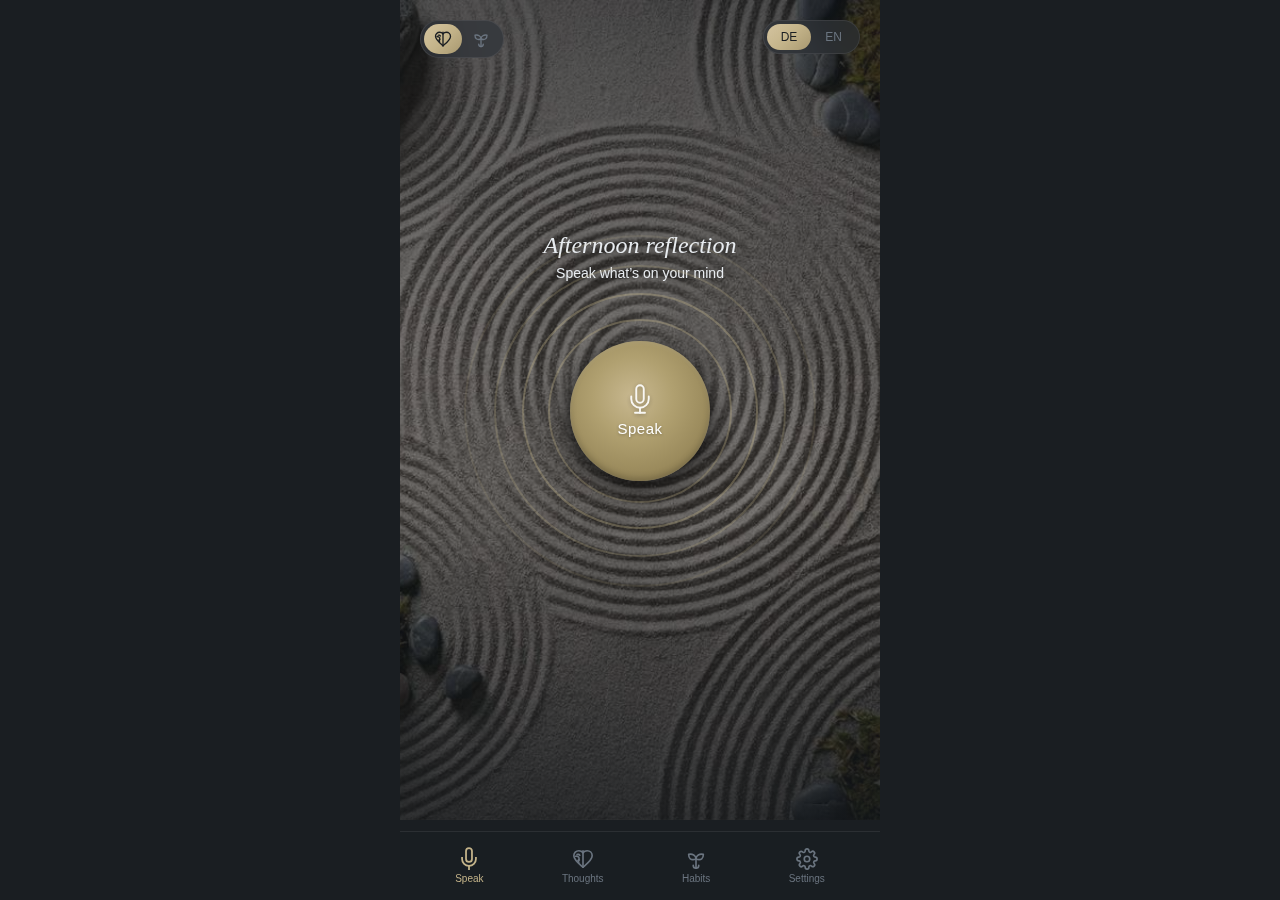
<file: index.html>
<!DOCTYPE html>
<html lang="en">
<head>
    <meta charset="UTF-8">
    <meta name="viewport" content="width=device-width, initial-scale=1.0, maximum-scale=1.0, user-scalable=no">
    <meta name="theme-color" content="#1a1e22">
    <meta name="apple-mobile-web-app-capable" content="yes">
    <link rel="manifest" href="manifest.json">
    <title>Speak</title>
    <link rel="preconnect" href="https://fonts.googleapis.com">
    <link rel="preconnect" href="https://fonts.gstatic.com" crossorigin>
    <link href="https://fonts.googleapis.com/css2?family=DM+Sans:opsz,wght@9..40,300;9..40,400;9..40,500;9..40,600&family=Spectral:ital,wght@0,300;0,400;0,500;1,300;1,400&display=swap" rel="stylesheet">
    <style>
:root{
    --bg-deep:#1a1e22;
    --bg-sand:#2a2f35;
    --bg-card:#262c33;
    --bg-card-hover:#2e353d;
    --bg-elevated:#333a42;
    --accent-primary:#5b9ec4;
    --accent-primary-soft:rgba(91,158,196,.15);
    --accent-primary-glow:rgba(91,158,196,.25);
    --accent-warm:#c4956b;
    --accent-warm-soft:rgba(196,149,107,.15);
    --accent-moss:#6a8a5a;
    --accent-moss-soft:rgba(106,138,90,.15);
    --tag-emotion:#7eb8da;
    --tag-emotion-bg:rgba(126,184,218,.12);
    --tag-poem:#b8a9cc;
    --tag-poem-bg:rgba(184,169,204,.12);
    --tag-task:#8ab88a;
    --tag-task-bg:rgba(138,184,138,.12);
    --tag-untagged:#788088;
    --tag-untagged-bg:rgba(120,128,136,.1);
    --mood-1:#c47a7a;
    --mood-2:#c4a07a;
    --mood-3:#b8b080;
    --mood-4:#8ab88a;
    --mood-5:#6aaa8a;
    --text-primary:#e8ecf0;
    --text-secondary:#9aa4b0;
    --text-muted:#6b7580;
    --border-subtle:rgba(255,255,255,.06);
    --glass-bg:rgba(26,30,34,.65);
    --glass-bg-light:rgba(42,47,53,.6);
    --glass-border:rgba(255,255,255,.08);
    --glass-blur:blur(24px) saturate(1.2);
    --radius-sm:10px;
    --radius-md:16px;
    --radius-lg:24px;
    --radius-full:999px;
    --font-display:'Spectral',Georgia,serif;
    --font-body:'DM Sans',-apple-system,sans-serif;
    --safe-bottom:env(safe-area-inset-bottom,0px)
}
*{margin:0;padding:0;box-sizing:border-box;-webkit-tap-highlight-color:transparent}
body{font-family:var(--font-body);background:var(--bg-deep);color:var(--text-primary);min-height:100dvh;overflow-x:hidden;overflow-y:auto;-webkit-font-smoothing:antialiased}
.app{display:flex;flex-direction:column;min-height:100dvh;max-width:480px;margin:0 auto;position:relative}
.screen{display:none;flex:1;flex-direction:column;padding-bottom:80px;animation:fadeIn .3s ease}.screen.active{display:flex}

@keyframes toastIn{from{opacity:0;transform:translateY(20px)}to{opacity:1;transform:translateY(0)}}
@keyframes toastOut{from{opacity:1;transform:translateY(0)}to{opacity:0;transform:translateY(20px)}}
@keyframes toastBar{from{width:100%}to{width:0%}}
@keyframes fadeIn{from{opacity:0;transform:translateY(8px)}to{opacity:1;transform:translateY(0)}}
@keyframes softAppear{from{opacity:0;transform:translateY(6px)}to{opacity:1;transform:translateY(0)}}
@keyframes spin{to{transform:rotate(360deg)}}
@keyframes particleFly{0%{opacity:1;transform:translate(0,0) scale(1)}100%{opacity:0;transform:translate(var(--tx),var(--ty)) scale(0)}}



textarea#write-textarea{resize:vertical}
textarea#write-textarea::-webkit-resizer{display:none}
.write-textarea-wrap{position:relative}
.write-textarea-wrap::after{content:'';position:absolute;bottom:6px;right:6px;width:14px;height:14px;background:linear-gradient(135deg,transparent 50%,rgba(196,180,138,.4) 50%,rgba(196,180,138,.4) 55%,transparent 55%,transparent 65%,rgba(196,180,138,.3) 65%,rgba(196,180,138,.3) 70%,transparent 70%,transparent 80%,rgba(196,180,138,.2) 80%,rgba(196,180,138,.2) 85%,transparent 85%);pointer-events:none}
.speak-btn.write-mode{
    background:radial-gradient(circle at 45% 40%,#e8c090 0%,#d4a870 35%,#c49058 70%,#a87840 100%);
    box-shadow:0 2px 4px rgba(255,255,255,.1) inset,0 -3px 6px rgba(0,0,0,.2) inset,0 8px 24px rgba(0,0,0,.5),0 2px 8px rgba(0,0,0,.3),0 0 30px rgba(212,168,112,.25);
    transition:all .4s ease}
.speak-btn.write-mode .speak-btn-label{font-size:14px}
.long-press-progress{position:absolute;inset:-4px;border-radius:50%;border:3px solid transparent;border-top-color:var(--accent-warm);pointer-events:none;opacity:0;z-index:3}
.long-press-progress.active{opacity:1;animation:longPressRing .8s linear forwards}
@keyframes longPressRing{0%{transform:rotate(0deg)}100%{transform:rotate(360deg)}}
/* ---- TAB BAR (glassmorphism) ---- */
.tab-bar{position:fixed;bottom:0;left:50%;transform:translateX(-50%);width:100%;max-width:480px;display:flex;justify-content:space-around;align-items:center;padding:8px 16px calc(8px + var(--safe-bottom));background:var(--glass-bg);backdrop-filter:var(--glass-blur);-webkit-backdrop-filter:var(--glass-blur);border-top:1px solid var(--glass-border);z-index:100}
.tab-item{display:flex;flex-direction:column;align-items:center;gap:3px;padding:8px 16px;border:none;background:none;color:var(--text-muted);font-family:var(--font-body);font-size:10px;font-weight:500;cursor:pointer;transition:color .25s ease}
.tab-item:active{transform:scale(.92)}.tab-item.active{color:#c4b48a}.tab-item.disabled{opacity:.35;pointer-events:none}
.tab-item svg{width:22px;height:22px}.tab-item.active svg{transform:scale(1.08)}

/* ---- SPEAK SCREEN (zen garden bg) ---- */
.speak-screen{display:flex;flex-direction:column;align-items:center;justify-content:center;flex:1;padding:40px 24px 100px;position:relative;overflow:hidden;min-height:0;background:url('[data-uri]') center 30%/cover no-repeat;background-color:var(--bg-deep);height:100dvh;max-height:100dvh;box-sizing:border-box}
.speak-screen::after{content:'';position:absolute;inset:0;background:linear-gradient(to bottom,rgba(20,24,28,.7) 0%,rgba(20,24,28,.55) 35%,rgba(20,24,28,.5) 60%,rgba(20,24,28,.8) 100%);pointer-events:none}
.speak-greeting{font-family:var(--font-display);font-size:24px;font-weight:400;font-style:italic;color:var(--text-primary);margin-bottom:6px;opacity:0;animation:softAppear .8s ease .2s forwards;position:relative;z-index:2;text-shadow:0 2px 12px rgba(0,0,0,.5)}
.speak-subtitle{font-size:14px;color:var(--text-primary);margin-bottom:60px;opacity:0;animation:softAppear .8s ease .4s forwards;position:relative;z-index:2;text-shadow:0 1px 8px rgba(0,0,0,.5)}

/* Language toggle (glassmorphism) */
.lang-toggle{position:absolute;top:20px;right:20px;display:flex;background:var(--glass-bg-light);backdrop-filter:blur(16px) saturate(1.1);-webkit-backdrop-filter:blur(16px) saturate(1.1);border-radius:var(--radius-full);padding:3px;border:1px solid var(--glass-border);z-index:10}
.lang-btn{padding:6px 14px;border:none;background:none;color:var(--text-muted);font-family:var(--font-body);font-size:12px;font-weight:500;cursor:pointer;border-radius:var(--radius-full);transition:all .25s ease}

.speak-btn-container.habit-mode .sand-ripple{border-color:rgba(90,140,85,.3) !important;}
.mode-toggle-btn{background:none;color:var(--text-muted);}
.mode-toggle-btn.active{background:linear-gradient(135deg,#d4c4a0 0%,#c4b48a 50%,#a89870 100%);color:var(--bg-deep);}
.lang-btn.active{background:linear-gradient(135deg,#d4c4a0 0%,#c4b48a 50%,#a89870 100%);color:var(--bg-deep)}

/* ---- SPEAK BUTTON: stone in sand ---- */
.speak-btn-container{position:relative;z-index:2;opacity:0;animation:softAppear .8s ease .6s forwards}

/* Sand ripple rings */
.sand-ripple{position:absolute;border-radius:50%;border:2px solid rgba(196,180,138,.35);pointer-events:none}
.sand-ripple:nth-child(1){inset:-22px;animation:breatheRing 4s ease-in-out infinite}
.sand-ripple:nth-child(2){inset:-48px;animation:breatheRing 4s ease-in-out infinite .6s}
.sand-ripple:nth-child(3){inset:-76px;opacity:.7;animation:breatheRing 4s ease-in-out infinite 1.2s}
.sand-ripple:nth-child(4){inset:-106px;opacity:.4;animation:breatheRing 4s ease-in-out infinite 1.8s}
@keyframes breatheRing{0%,100%{transform:scale(1);opacity:1;border-color:rgba(196,180,138,.35)}50%{transform:scale(1.05);opacity:.5;border-color:rgba(196,180,138,.15)}}

.speak-btn{width:140px;height:140px;border-radius:50%;border:none;cursor:pointer;position:relative;z-index:2;display:flex;flex-direction:column;align-items:center;justify-content:center;gap:6px;
    /* Stone effect */
    background:radial-gradient(circle at 45% 40%,#c8b890 0%,#b0a070 35%,#98885a 70%,#847448 100%);
    box-shadow:
        0 2px 4px rgba(255,255,255,.1) inset,
        0 -3px 6px rgba(0,0,0,.2) inset,
        0 8px 24px rgba(0,0,0,.5),
        0 2px 8px rgba(0,0,0,.3),
        0 20px 40px rgba(0,0,0,.25);
    color:#fff;transition:transform .2s ease,box-shadow .2s ease}
.speak-btn:active{transform:scale(.96)}
.speak-btn svg{width:30px;height:30px;opacity:.9;filter:drop-shadow(0 1px 2px rgba(0,0,0,.3))}
.speak-btn-label{font-size:15px;font-weight:500;font-family:var(--font-body);letter-spacing:.5px;text-shadow:0 1px 3px rgba(0,0,0,.3)}
.speak-btn.recording{
    background:radial-gradient(circle at 45% 40%,#e8c090 0%,#d4a870 35%,#c49058 70%,#a87840 100%);
    box-shadow:0 2px 4px rgba(255,255,255,.1) inset,0 -3px 6px rgba(0,0,0,.2) inset,0 8px 24px rgba(0,0,0,.5),0 2px 8px rgba(0,0,0,.3),0 0 40px rgba(196,149,107,.25);
    animation:stoneGlow 2s ease-in-out infinite}
@keyframes stoneGlow{0%,100%{box-shadow:0 2px 4px rgba(255,255,255,.1) inset,0 -3px 6px rgba(0,0,0,.2) inset,0 8px 24px rgba(0,0,0,.5),0 2px 8px rgba(0,0,0,.3),0 0 30px rgba(196,149,107,.2)}50%{box-shadow:0 2px 4px rgba(255,255,255,.1) inset,0 -3px 6px rgba(0,0,0,.2) inset,0 8px 24px rgba(0,0,0,.5),0 2px 8px rgba(0,0,0,.3),0 0 50px rgba(196,149,107,.35)}}
.speak-btn.recording .sand-ripple{border-color:rgba(196,149,107,.12)}
.speak-timer{margin-top:32px;font-size:14px;color:var(--text-secondary);font-variant-numeric:tabular-nums;opacity:0;transition:opacity .3s ease;position:relative;z-index:2;text-shadow:0 1px 6px rgba(0,0,0,.5)}.speak-timer.visible{opacity:1}

/* ---- POST RECORD ---- */
.post-record-screen{padding:40px 24px 100px}
.post-record-step{display:none;flex-direction:column;align-items:center;animation:fadeIn .35s ease}.post-record-step.active{display:flex}
.step-label{font-family:var(--font-display);font-size:22px;font-weight:400;font-style:italic;color:var(--text-primary);margin-bottom:8px;text-align:center}
.step-sublabel{font-size:13px;color:var(--text-muted);margin-bottom:40px;text-align:center}
.mood-selector{display:flex;gap:12px;margin-bottom:32px}
.mood-btn{width:56px;height:56px;border-radius:50%;border:2px solid var(--border-subtle);background:var(--bg-card);font-size:24px;cursor:pointer;transition:all .25s ease;display:flex;align-items:center;justify-content:center}
.mood-btn:active{transform:scale(.92)}.mood-btn.selected{border-color:var(--accent-primary);background:var(--accent-primary-soft);transform:scale(1.1);box-shadow:0 4px 16px rgba(91,158,196,.2)}
.mood-btn[data-mood="1"].selected{border-color:var(--mood-1);background:rgba(196,122,122,.15)}
.mood-btn[data-mood="2"].selected{border-color:var(--mood-2);background:rgba(196,160,122,.15)}
.mood-btn[data-mood="3"].selected{border-color:var(--mood-3);background:rgba(184,176,128,.15)}
.mood-btn[data-mood="4"].selected{border-color:var(--mood-4);background:rgba(138,184,138,.15)}
.mood-btn[data-mood="5"].selected{border-color:var(--mood-5);background:rgba(106,170,138,.15)}
.tag-selector{display:flex;flex-wrap:wrap;gap:10px;justify-content:center;margin-bottom:32px}
.tag-btn{padding:10px 20px;border-radius:var(--radius-full);border:1.5px solid var(--border-subtle);background:var(--bg-card);color:var(--text-secondary);font-family:var(--font-body);font-size:14px;font-weight:500;cursor:pointer;transition:all .25s ease}
.tag-btn.selected{border-color:var(--tag-emotion);background:var(--tag-emotion-bg);color:var(--tag-emotion)}
.tag-btn[data-tag="poem"].selected{border-color:var(--tag-poem);background:var(--tag-poem-bg);color:var(--tag-poem)}
.tag-btn[data-tag="task"].selected{border-color:var(--tag-task);background:var(--tag-task-bg);color:var(--tag-task)}
.action-btn{padding:14px 32px;border-radius:var(--radius-full);border:none;font-family:var(--font-body);font-size:15px;font-weight:500;cursor:pointer;transition:all .2s ease;min-width:160px}
.action-btn:active{transform:scale(.96)}.action-btn.primary{background:var(--accent-primary);color:var(--bg-deep)}.action-btn.secondary{background:transparent;color:var(--text-muted);border:1px solid var(--border-subtle)}.action-btn.danger{background:var(--mood-1);color:#fff}.action-btn.warm{background:var(--accent-warm);color:var(--bg-deep)}
.btn-group{display:flex;flex-direction:column;gap:10px;align-items:center;width:100%;margin-top:8px}

/* ---- SUCCESS ---- */
.success-overlay{position:fixed;inset:0;display:none;align-items:center;justify-content:center;z-index:200;background:rgba(26,30,34,.85);backdrop-filter:blur(8px)}.success-overlay.visible{display:flex}
.success-content{display:flex;flex-direction:column;align-items:center;animation:successPop .5s cubic-bezier(.34,1.56,.64,1)}
@keyframes successPop{from{opacity:0;transform:scale(.8)}to{opacity:1;transform:scale(1)}}
.success-check{width:72px;height:72px;border-radius:50%;background:radial-gradient(circle at 45% 40%,#c8b890,#98885a);display:flex;align-items:center;justify-content:center;margin-bottom:16px;box-shadow:0 8px 24px rgba(0,0,0,.4)}
.success-check svg{width:32px;height:32px;color:#fff;stroke-dasharray:40;stroke-dashoffset:40;animation:drawCheck .4s ease .3s forwards}
@keyframes drawCheck{to{stroke-dashoffset:0}}
.success-text{font-family:var(--font-display);font-size:18px;font-style:italic;opacity:0;animation:softAppear .4s ease .5s forwards}
.particle{position:fixed;width:6px;height:6px;border-radius:50%;pointer-events:none;z-index:201}

/* ---- THOUGHTS ---- */
.thoughts-screen{padding:20px 16px 100px}
.thoughts-header{display:flex;justify-content:space-between;align-items:center;margin-bottom:20px;padding:0 4px}
.thoughts-title{font-family:var(--font-display);font-size:24px;font-weight:400}
.view-toggle{display:flex;background:var(--glass-bg-light);backdrop-filter:blur(16px) saturate(1.1);-webkit-backdrop-filter:blur(16px) saturate(1.1);border-radius:var(--radius-full);padding:3px;border:1px solid var(--glass-border)}
.view-toggle-btn{padding:6px 12px;border:none;background:none;color:var(--text-muted);cursor:pointer;border-radius:var(--radius-full);transition:all .25s ease;display:flex;align-items:center}.view-toggle-btn.active{background:linear-gradient(135deg,#d4c4a0 0%,#c4b48a 50%,#a89870 100%);color:var(--bg-deep)}.view-toggle-btn svg{width:16px;height:16px}
.filter-bar{display:flex;gap:6px;margin-bottom:16px;overflow-x:auto;padding:0 4px 8px;scrollbar-width:none}.filter-bar::-webkit-scrollbar{display:none}
.filter-chip{padding:7px 14px;border-radius:var(--radius-full);border:1px solid var(--border-subtle);background:var(--bg-card);color:var(--text-muted);font-family:var(--font-body);font-size:12px;font-weight:500;cursor:pointer;white-space:nowrap;transition:all .2s ease;flex-shrink:0}
.filter-chip.active{border-color:var(--accent-primary);color:var(--accent-primary);background:var(--accent-primary-soft)}
.filter-chip[data-filter="emotion"].active{border-color:var(--tag-emotion);color:var(--tag-emotion);background:var(--tag-emotion-bg)}
.filter-chip[data-filter="poem"].active{border-color:var(--tag-poem);color:var(--tag-poem);background:var(--tag-poem-bg)}
.filter-chip[data-filter="task"].active{border-color:var(--tag-task);color:var(--tag-task);background:var(--tag-task-bg)}
.filter-icon-btn{width:34px;height:34px;border-radius:var(--radius-full);border:1px solid var(--border-subtle);background:var(--bg-card);color:var(--text-muted);cursor:pointer;display:flex;align-items:center;justify-content:center;flex-shrink:0;transition:all .2s ease;font-size:16px;padding:0}
.filter-icon-btn.active{border-color:var(--accent-primary);color:var(--accent-primary);background:var(--accent-primary-soft)}
.filter-icon-btn svg{width:16px;height:16px}
.hidden-date-input{position:absolute;opacity:0;width:0;height:0;pointer-events:none}
.search-bar{position:relative;margin-bottom:12px;padding:0 4px}
.search-input{width:100%;padding:10px 16px 10px 38px;background:var(--bg-card);border:1px solid var(--border-subtle);border-radius:var(--radius-full);color:var(--text-primary);font-family:var(--font-body);font-size:14px;outline:none}.search-input:focus{border-color:var(--accent-primary)}.search-input::placeholder{color:var(--text-muted)}
.search-icon{position:absolute;left:18px;top:50%;transform:translateY(-50%);width:16px;height:16px;color:var(--text-muted)}
.capture-list{display:flex;flex-direction:column;gap:10px}
.capture-card{background:var(--bg-card);border-radius:var(--radius-md);padding:16px;border:1px solid var(--border-subtle);cursor:pointer;transition:all .2s ease}.capture-card:active{background:var(--bg-card-hover);transform:scale(.99)}
.capture-card-header{display:flex;justify-content:space-between;align-items:center;margin-bottom:8px}.capture-card-date{font-size:12px;color:var(--text-muted)}.capture-card-mood{font-size:18px}
.capture-card-text{font-size:14px;line-height:1.6;color:var(--text-secondary);margin-bottom:10px;display:-webkit-box;-webkit-line-clamp:3;-webkit-box-orient:vertical;overflow:hidden}
.capture-card-tags{display:flex;gap:6px;flex-wrap:wrap}
.tag-pill{padding:3px 10px;border-radius:var(--radius-full);font-size:11px;font-weight:500}
.tag-pill.emotion{background:var(--tag-emotion-bg);color:var(--tag-emotion)}.tag-pill.poem{background:var(--tag-poem-bg);color:var(--tag-poem)}.tag-pill.habit{background:var(--tag-task-bg);color:var(--tag-task)}.tag-pill.untagged{background:var(--tag-untagged-bg);color:var(--tag-untagged)}
.capture-list.list-view .capture-card{padding:12px 16px}.capture-list.list-view .capture-card-text{-webkit-line-clamp:1;margin-bottom:6px}
.date-group-label{font-family:var(--font-display);font-size:14px;color:var(--text-muted);padding:12px 4px 6px}
.empty-state{display:flex;flex-direction:column;align-items:center;padding:60px 24px;text-align:center}.empty-state-icon{font-size:48px;margin-bottom:16px;opacity:.4}.empty-state-text{font-family:var(--font-display);font-size:16px;color:var(--text-muted);line-height:1.6;font-style:italic}

/* ---- DETAIL ---- */
.detail-screen{padding:20px 16px 100px}
.detail-back{display:flex;align-items:center;gap:6px;padding:8px 0;border:none;background:none;color:var(--text-muted);font-family:var(--font-body);font-size:14px;cursor:pointer;margin-bottom:16px}.detail-back svg{width:18px;height:18px}
.detail-header{display:flex;justify-content:space-between;align-items:flex-start;margin-bottom:20px}.detail-date{font-size:13px;color:var(--text-muted)}.detail-mood{font-size:32px}
.detail-tags{display:flex;gap:6px;flex-wrap:wrap;margin-bottom:20px}
.detail-text{font-size:16px;line-height:1.8;white-space:pre-wrap;margin-bottom:32px}
.detail-actions{display:flex;gap:8px}
.detail-action-btn{flex:1;padding:12px 8px;border-radius:var(--radius-md);border:1px solid var(--border-subtle);background:var(--bg-card);color:var(--text-secondary);font-family:var(--font-body);font-size:12px;cursor:pointer;transition:all .2s ease;display:flex;align-items:center;justify-content:center;gap:5px}
.detail-action-btn:active{transform:scale(.96)}.detail-action-btn.danger{color:var(--mood-1);border-color:rgba(196,122,122,.2)}.detail-action-btn.refine{color:var(--accent-warm);border-color:rgba(196,149,107,.25)}
.detail-action-btn svg{width:15px;height:15px}

/* ---- MODALS ---- */
.modal-overlay{position:fixed;inset:0;display:none;align-items:center;justify-content:center;z-index:200;background:rgba(26,30,34,.85);backdrop-filter:blur(8px);padding:24px}.modal-overlay.visible{display:flex}
.modal-dialog{background:var(--bg-card);border-radius:var(--radius-lg);padding:24px;max-width:320px;width:100%;text-align:center;position:relative;border:1px solid var(--glass-border);box-sizing:border-box;overflow:hidden}
.modal-title{font-family:var(--font-display);font-size:18px;margin-bottom:8px}.modal-text{font-size:14px;color:var(--text-secondary);line-height:1.5;margin-bottom:20px}
.modal-btns{display:flex;gap:10px}.modal-btns .action-btn{flex:1}
.modal-close-x{position:absolute;top:12px;right:12px;width:28px;height:28px;border-radius:50%;border:none;background:var(--bg-elevated);color:var(--text-muted);cursor:pointer;display:flex;align-items:center;justify-content:center}.modal-close-x svg{width:14px;height:14px}

/* ---- REFINE ---- */
.refine-overlay{position:fixed;top:0;bottom:0;left:50%;transform:translateX(-50%);width:100%;max-width:480px;z-index:150;display:none;flex-direction:column;background:var(--bg-deep)}.refine-overlay.visible{display:flex}
.refine-header{display:flex;justify-content:space-between;align-items:center;padding:16px 20px;border-bottom:1px solid var(--border-subtle)}
.refine-header-title{font-family:var(--font-display);font-size:16px}.refine-dismiss{border:none;background:none;color:var(--text-muted);font-family:var(--font-body);font-size:14px;cursor:pointer}
.refine-body{flex:1;padding:20px;overflow-y:auto}
.refine-label{font-size:11px;text-transform:uppercase;letter-spacing:1px;color:var(--text-muted);margin-bottom:8px}
.refine-original{font-size:14px;line-height:1.7;color:var(--text-muted);padding:16px;background:var(--bg-card);border-radius:var(--radius-md);margin-bottom:20px;white-space:pre-wrap}
.refine-refined{font-size:15px;line-height:1.7;padding:16px;background:var(--bg-card);border:1px solid rgba(196,149,107,.2);border-radius:var(--radius-md);margin-bottom:24px;white-space:pre-wrap}
.refine-loading{text-align:center;padding:40px;color:var(--text-muted)}.refine-loading-spinner{width:32px;height:32px;border:2px solid var(--border-subtle);border-top-color:var(--accent-warm);border-radius:50%;animation:spin .8s linear infinite;margin:0 auto 12px}
.refine-actions{display:flex;gap:10px;padding:0 20px 20px}.refine-actions .action-btn{flex:1}

/* ---- EDIT ---- */
.edit-modal{position:fixed;top:0;bottom:0;left:50%;transform:translateX(-50%);width:100%;max-width:480px;z-index:150;display:none;flex-direction:column;background:var(--bg-deep)}.edit-modal.visible{display:flex}
.edit-modal-header{display:flex;justify-content:space-between;align-items:center;padding:16px 20px;border-bottom:1px solid var(--border-subtle)}
.edit-modal-cancel{border:none;background:none;color:var(--text-muted);font-family:var(--font-body);font-size:14px;cursor:pointer}
.edit-modal-save{border:none;background:var(--accent-primary);color:var(--bg-deep);font-family:var(--font-body);font-size:14px;font-weight:500;padding:8px 20px;border-radius:var(--radius-full);cursor:pointer}
.edit-modal-title{font-family:var(--font-display);font-size:16px}
.edit-modal-body{flex:1;padding:20px;overflow-y:auto}
.edit-textarea{width:100%;min-height:200px;background:var(--bg-card);border:1px solid var(--border-subtle);border-radius:var(--radius-md);padding:16px;color:var(--text-primary);font-family:var(--font-body);font-size:15px;line-height:1.7;resize:vertical;outline:none;margin-bottom:20px}.edit-textarea:focus{border-color:var(--accent-primary)}
.edit-section-label{font-size:12px;color:var(--text-muted);margin-bottom:10px;text-transform:uppercase;letter-spacing:.5px}
.edit-mood-row{display:flex;gap:10px;margin-bottom:20px}
.edit-mood-btn{width:44px;height:44px;border-radius:50%;border:2px solid var(--border-subtle);background:var(--bg-card);font-size:20px;cursor:pointer;display:flex;align-items:center;justify-content:center;transition:all .2s ease}.edit-mood-btn.selected{border-color:var(--accent-primary);background:var(--accent-primary-soft);transform:scale(1.08)}
.edit-tag-row{display:flex;gap:8px;flex-wrap:wrap}
.edit-tag-btn{padding:8px 16px;border-radius:var(--radius-full);border:1.5px solid var(--border-subtle);background:var(--bg-card);color:var(--text-secondary);font-family:var(--font-body);font-size:13px;cursor:pointer;transition:all .2s ease}
.edit-tag-btn.selected{border-color:var(--tag-emotion);background:var(--tag-emotion-bg);color:var(--tag-emotion)}
.edit-tag-btn[data-tag="poem"].selected{border-color:var(--tag-poem);background:var(--tag-poem-bg);color:var(--tag-poem)}
.edit-tag-btn[data-tag="task"].selected{border-color:var(--tag-task);background:var(--tag-task-bg);color:var(--tag-task)}

/* ---- SETTINGS ---- */
.settings-screen{padding:20px 16px 100px}.settings-title{font-family:var(--font-display);font-size:24px;font-weight:400;margin-bottom:24px;padding:0 4px}
.settings-group{margin-bottom:24px}.settings-group-label{font-size:11px;text-transform:uppercase;letter-spacing:1px;color:var(--text-muted);padding:0 4px;margin-bottom:8px}
.settings-item{display:flex;justify-content:space-between;align-items:center;padding:14px 16px;background:var(--bg-card);border:1px solid var(--border-subtle)}
.settings-item:first-child{border-radius:var(--radius-md) var(--radius-md) 0 0}.settings-item:last-child{border-radius:0 0 var(--radius-md) var(--radius-md)}.settings-item:only-child{border-radius:var(--radius-md)}.settings-item+.settings-item{border-top:none}
.settings-item-left{display:flex;flex-direction:column;gap:2px}.settings-item-label{font-size:14px}.settings-item-sublabel{font-size:12px;color:var(--text-muted)}
.settings-item-right{color:var(--text-muted);font-size:13px;display:flex;align-items:center;gap:8px}
.settings-action-btn{width:36px;height:36px;border-radius:var(--radius-sm);border:1px solid var(--border-subtle);background:var(--bg-elevated);color:#c4b48a;cursor:pointer;display:flex;align-items:center;justify-content:center;transition:all .2s ease}.settings-action-btn:active{transform:scale(.92)}.settings-action-btn svg{width:18px;height:18px}
.settings-lang-toggle{display:flex;background:var(--bg-elevated);border-radius:var(--radius-full);padding:3px;border:1px solid var(--border-subtle)}
.settings-lang-btn{padding:5px 14px;border:none;background:none;color:var(--text-muted);font-family:var(--font-body);font-size:12px;font-weight:500;cursor:pointer;border-radius:var(--radius-full);transition:all .25s ease}.settings-lang-btn.active{background:linear-gradient(135deg,#d4c4a0 0%,#c4b48a 50%,#a89870 100%);color:var(--bg-deep)}

/* ---- HABITS ---- */
.habits-screen{padding:20px 16px 100px;display:flex;flex-direction:column;align-items:center;justify-content:center;flex:1}
.habits-placeholder{text-align:center;padding:40px 24px}.habits-placeholder-icon{font-size:48px;opacity:.3;margin-bottom:16px}.habits-placeholder-text{font-family:var(--font-display);font-size:16px;font-style:italic;color:var(--text-muted);line-height:1.6}
    </style>
</head>
<body>
<div class="app">
    <!-- SPEAK -->
    <div id="speak-screen" class="screen active"><div class="speak-screen">
        <div class="mode-toggle" style="position:absolute;top:20px;left:20px;display:flex;background:var(--glass-bg-light);backdrop-filter:blur(16px) saturate(1.1);-webkit-backdrop-filter:blur(16px) saturate(1.1);border-radius:var(--radius-full);padding:3px;border:1px solid var(--glass-border);z-index:10;"><button class="mode-toggle-btn active" data-mode="thought" style="padding:6px 10px;border:none;cursor:pointer;border-radius:var(--radius-full);transition:all .25s ease;display:flex;align-items:center;"><svg viewBox="0 0 24 24" width="18" height="18" fill="none" stroke="currentColor" stroke-width="1.8" stroke-linecap="round" stroke-linejoin="round"><path d="M12 21l-1.5-1.3C5.4 15.4 2 12.3 2 8.5 2 5.4 4.4 3 7.5 3c1.7 0 3.4.8 4.5 2.1"/><path d="M12 5.1C13.1 3.8 14.8 3 16.5 3 19.6 3 22 5.4 22 8.5c0 3.8-3.4 6.9-8.5 11.2L12 21"/><line x1="12" y1="3" x2="12" y2="21"/><path d="M4 9c1.5-.5 3 .5 3.5 1.5s0 2.5-1 3"/><path d="M5.5 7c1-.5 2.5 0 3 1"/><path d="M8 13c-1 .5-1.5 2-.5 2.5"/></svg></button><button class="mode-toggle-btn" data-mode="habit" style="padding:6px 10px;border:none;cursor:pointer;border-radius:var(--radius-full);transition:all .25s ease;display:flex;align-items:center;"><svg viewBox="0 0 24 24" width="18" height="18" fill="none" stroke="currentColor" stroke-width="1.8" stroke-linecap="round" stroke-linejoin="round"><path d="M12 22V12"/><path d="M12 12C12 8 8 6 4 7c0 4 2 7 8 5"/><path d="M12 12c0-4 4-6 8-5 0 4-2 7-8 5"/><path d="M12 22c-2 0-3-1-3-3"/><path d="M12 22c2 0 3-1 3-3"/></svg></button></div>
        <div class="lang-toggle"><button class="lang-btn active" data-lang="de-DE">DE</button><button class="lang-btn" data-lang="en-US">EN</button></div>
        <div class="speak-greeting" id="greeting-text">Take a moment</div>
        <div class="speak-subtitle">Speak what’s on your mind</div>
        <div class="speak-btn-container">
            <div class="sand-ripple"></div><div class="sand-ripple"></div><div class="sand-ripple"></div><div class="sand-ripple"></div>
            <div class="long-press-progress" id="long-press-ring"></div><button class="speak-btn" id="speak-btn"><svg viewBox="0 0 24 24" fill="none" stroke="currentColor" stroke-width="1.5" stroke-linecap="round"><path d="M12 1a3 3 0 0 0-3 3v8a3 3 0 0 0 6 0V4a3 3 0 0 0-3-3z"/><path d="M19 10v2a7 7 0 0 1-14 0v-2"/><line x1="12" y1="19" x2="12" y2="23"/><line x1="8" y1="23" x2="16" y2="23"/></svg><span class="speak-btn-label">Speak</span></button>
        </div>
        <div class="speak-timer" id="speak-timer">0:00</div>
    </div></div>

    <!-- POST-RECORDING -->
    <div id="post-record-screen" class="screen"><div class="post-record-screen">
        <div class="post-record-step active" id="mood-step">
            <div class="step-label">How are you feeling?</div><div class="step-sublabel">Rate your current mood or skip</div>
            <div class="mood-selector"><button class="mood-btn" data-mood="1">😢</button><button class="mood-btn" data-mood="2">😕</button><button class="mood-btn" data-mood="3">😐</button><button class="mood-btn" data-mood="4">🙂</button><button class="mood-btn" data-mood="5">😊</button></div>
            <div class="btn-group"><button class="action-btn primary" id="mood-next">Continue</button><button class="action-btn secondary" id="mood-skip">Skip</button></div>
        </div>
        <div class="post-record-step" id="tag-step">
            <div class="step-label">What kind of thought?</div><div class="step-sublabel">Select one or more, or skip</div>
            <div class="tag-selector"><button class="tag-btn" data-tag="emotion">Feel</button><button class="tag-btn" data-tag="poem">Poetry</button><button class="tag-btn" data-tag="habit">Habit</button></div>
            <div class="btn-group"><button class="action-btn primary" id="tag-save">Save</button><button class="action-btn secondary" id="tag-skip">Skip &amp; Save</button></div>
        </div>
    </div></div>

    <!-- THOUGHTS -->
    <div id="thoughts-screen" class="screen"><div class="thoughts-screen">
        <div class="thoughts-header"><div class="thoughts-title">Thoughts</div>
            <div class="view-toggle"><button class="view-toggle-btn active" data-view="feed"><svg viewBox="0 0 24 24" fill="none" stroke="currentColor" stroke-width="2"><rect x="3" y="3" width="18" height="6" rx="2"/><rect x="3" y="13" width="18" height="8" rx="2"/></svg></button><button class="view-toggle-btn" data-view="list"><svg viewBox="0 0 24 24" fill="none" stroke="currentColor" stroke-width="2"><line x1="8" y1="6" x2="21" y2="6"/><line x1="8" y1="12" x2="21" y2="12"/><line x1="8" y1="18" x2="21" y2="18"/><circle cx="4" cy="6" r="1" fill="currentColor"/><circle cx="4" cy="12" r="1" fill="currentColor"/><circle cx="4" cy="18" r="1" fill="currentColor"/></svg></button></div>
        </div>
        <div class="search-bar"><svg class="search-icon" viewBox="0 0 24 24" fill="none" stroke="currentColor" stroke-width="2"><circle cx="11" cy="11" r="8"/><line x1="21" y1="21" x2="16.65" y2="16.65"/></svg><input type="text" class="search-input" id="search-input" autocomplete="off" placeholder="Search your thoughts..."></div>
        <div class="filter-bar">
            <button class="filter-chip active" data-filter="all">All</button><button class="filter-chip" data-filter="emotion">Feel</button><button class="filter-chip" data-filter="poem">Poetry</button><button class="filter-chip" data-filter="habit">Habit</button><button class="filter-chip" data-filter="untagged">⌛</button>
            <button class="filter-icon-btn" id="mood-filter-btn" title="Filter by mood"><svg viewBox="0 0 24 24" fill="none" stroke="currentColor" stroke-width="1.8" stroke-linecap="round"><circle cx="12" cy="12" r="10"/><path d="M8 14s1.5 2 4 2 4-2 4-2"/><line x1="9" y1="9" x2="9.01" y2="9"/><line x1="15" y1="9" x2="15.01" y2="9"/></svg></button>
            <button class="filter-icon-btn" id="date-picker-btn" title="Filter by date"><svg viewBox="0 0 24 24" fill="none" stroke="currentColor" stroke-width="1.8" stroke-linecap="round"><rect x="3" y="4" width="18" height="18" rx="2"/><line x1="16" y1="2" x2="16" y2="6"/><line x1="8" y1="2" x2="8" y2="6"/><line x1="3" y1="10" x2="21" y2="10"/></svg></button>
            <input type="date" class="hidden-date-input" id="date-filter-input">
        </div>
        <div class="capture-list" id="capture-list"></div>
    </div></div>

    <!-- DETAIL -->
    <div id="detail-screen" class="screen"><div class="detail-screen">
        <button class="detail-back" id="detail-back"><svg viewBox="0 0 24 24" fill="none" stroke="currentColor" stroke-width="2" stroke-linecap="round"><polyline points="15 18 9 12 15 6"/></svg>Back</button>
        <div class="detail-header"><div class="detail-date" id="detail-date"></div><div class="detail-mood" id="detail-mood"></div></div>
        <div class="detail-tags" id="detail-tags"></div>
        <div class="detail-text" id="detail-text"></div>
        <div class="detail-actions">
            <button class="detail-action-btn refine" id="detail-refine" style="color:#c4b48a;"><svg style="width:16px;height:16px;" viewBox="0 0 24 24" fill="none"><path d="M12 2L14.5 9.5L22 12L14.5 14.5L12 22L9.5 14.5L2 12L9.5 9.5L12 2Z" fill="#c4b48a" stroke="#c4b48a" stroke-width="0.5"/></svg></button>
            <button class="detail-action-btn" id="detail-edit"><svg viewBox="0 0 24 24" fill="none" stroke="currentColor" stroke-width="2" stroke-linecap="round"><path d="M11 4H4a2 2 0 0 0-2 2v14a2 2 0 0 0 2 2h14a2 2 0 0 0 2-2v-7"/><path d="M18.5 2.5a2.12 2.12 0 0 1 3 3L12 15l-4 1 1-4z"/></svg>Edit</button>
            <button class="detail-action-btn danger" id="detail-delete"><svg viewBox="0 0 24 24" fill="none" stroke="currentColor" stroke-width="2" stroke-linecap="round"><polyline points="3 6 5 6 21 6"/><path d="M19 6v14a2 2 0 0 1-2 2H7a2 2 0 0 1-2-2V6m3 0V4a2 2 0 0 1 2-2h4a2 2 0 0 1 2 2v2"/></svg>Delete</button>
        </div>
    </div></div>

    <!-- HABITS -->
    <div id="habits-screen" class="screen"><div class="thoughts-screen">
        <div class="thoughts-header"><div class="thoughts-title">Habits</div>
            <button id="add-habit-btn" style="padding:6px 14px;font-size:12px;font-family:var(--font-body);font-weight:500;background:linear-gradient(135deg,#d4c4a0 0%,#c4b48a 50%,#a89870 100%);color:var(--bg-deep);border:none;border-radius:var(--radius-full);cursor:pointer;white-space:nowrap;">+ Add habit</button>
        </div>
        <div class="search-bar"><svg class="search-icon" viewBox="0 0 24 24" fill="none" stroke="currentColor" stroke-width="2"><circle cx="11" cy="11" r="8"/><line x1="21" y1="21" x2="16.65" y2="16.65"/></svg><input type="text" class="search-input" id="habit-search-input" placeholder="Search habits..." autocomplete="off"></div>
        <div id="habits-list" class="capture-list"></div>
    </div></div>

    <!-- HABIT DETAIL -->
    <div id="habit-detail-screen" class="screen"><div class="detail-screen">
        <div class="detail-header">
            <button class="detail-back" id="habit-detail-back"><svg viewBox="0 0 24 24" fill="none" stroke="currentColor" stroke-width="2" stroke-linecap="round"><polyline points="15 18 9 12 15 6"/></svg>Back</button>
        </div>
        <div id="habit-detail-name" class="detail-text" style="font-size:22px;font-weight:600;margin-bottom:4px;"></div>
        <div id="habit-streak-msg" style="font-size:13px;color:var(--accent-moss);margin-bottom:4px;"></div>
        <div id="habit-inactivity-msg" style="font-size:13px;margin-bottom:16px;"></div>
        <div id="habit-entries-list" class="capture-list"></div>
        <div style="position:fixed;bottom:90px;right:20px;z-index:50;display:flex;align-items:center;justify-content:center;">
            <div class="sand-ripple" style="position:absolute;inset:-10px;border-radius:50%;border:1.5px solid rgba(196,180,138,.25);animation:breatheRing 4s ease-in-out infinite;"></div>
            <div class="sand-ripple" style="position:absolute;inset:-22px;border-radius:50%;border:1.5px solid rgba(196,180,138,.25);animation:breatheRing 4s ease-in-out infinite .6s;"></div>
            <div class="sand-ripple" style="position:absolute;inset:-35px;border-radius:50%;border:1.5px solid rgba(196,180,138,.2);animation:breatheRing 4s ease-in-out infinite 1.2s;opacity:.7;"></div>
            <div class="long-press-progress" id="habit-lp-ring" style="position:absolute;inset:-4px;border-radius:50%;border:3px solid transparent;border-top-color:var(--accent-warm);pointer-events:none;opacity:0;z-index:3;"></div>
            <button class="speak-btn" id="habit-speak-btn" style="width:66px;height:66px;position:relative;z-index:2;box-shadow:0 4px 16px rgba(0,0,0,.4);font-size:11px;">
                <svg viewBox="0 0 24 24" style="width:26px;height:26px"><path d="M12 21l-1.5-1.3C5.4 15.4 2 12.3 2 8.5 2 5.4 4.4 3 7.5 3c1.7 0 3.4.8 4.5 2.1" fill="none" stroke="currentColor" stroke-width="1.5" stroke-linecap="round" stroke-linejoin="round"/><path d="M12 5.1C13.1 3.8 14.8 3 16.5 3 19.6 3 22 5.4 22 8.5c0 3.8-3.4 6.9-8.5 11.2L12 21" fill="none" stroke="currentColor" stroke-width="1.5" stroke-linecap="round" stroke-linejoin="round"/><line x1="12" y1="3" x2="12" y2="21" stroke="currentColor" stroke-width="1.5"/><path d="M4 9c1.5-.5 3 .5 3.5 1.5s0 2.5-1 3" fill="none" stroke="currentColor" stroke-width="1.5" stroke-linecap="round"/><path d="M5.5 7c1-.5 2.5 0 3 1" fill="none" stroke="currentColor" stroke-width="1.5" stroke-linecap="round"/><path d="M8 13c-1 .5-1.5 2-.5 2.5" fill="none" stroke="currentColor" stroke-width="1.5" stroke-linecap="round"/></svg>
                <span class="speak-btn-label" style="font-size:10px;">Speak</span>
            </button>
        </div>
    </div></div>

    <!-- ADD HABIT MODAL -->
    <div class="modal-overlay" id="add-habit-overlay"><div class="modal-dialog" style="max-width:380px;padding:24px;">
        <button class="modal-close-x" id="add-habit-close-x"><svg viewBox="0 0 24 24" fill="none" stroke="currentColor" stroke-width="2.5" stroke-linecap="round"><line x1="18" y1="6" x2="6" y2="18"/><line x1="6" y1="6" x2="18" y2="18"/></svg></button>
        <div class="modal-title" style="margin-bottom:16px;">New habit</div>
        <input type="text" id="habit-name-input" autocomplete="off" placeholder="Habit name (e.g. Breathing, Affection)" style="width:100%;padding:12px 14px;background:var(--bg-elevated);border:1px solid var(--border-subtle);border-radius:var(--radius-md);color:var(--text-primary);font-family:var(--font-body);font-size:15px;outline:none;box-sizing:border-box;margin-bottom:16px;">
        <div style="display:flex;gap:10px;justify-content:center;">
            <button class="action-btn secondary" id="add-habit-cancel" style="min-width:0;flex:1;background:rgba(196,180,138,.15);border-color:rgba(196,180,138,.25);color:#c4b48a;">Cancel</button>
            <button class="action-btn primary" id="add-habit-save" style="min-width:0;flex:1;background:linear-gradient(135deg,#d4c4a0 0%,#c4b48a 50%,#a89870 100%);color:var(--bg-deep);border:none;">Create</button>
        </div>
    </div></div>

    <!-- HABIT PICKER MODAL (for tagging from Speak screen) -->
    <div class="modal-overlay" id="habit-picker-overlay"><div class="modal-dialog" style="max-width:340px;padding:24px;">
        <button class="modal-close-x" id="habit-picker-close-x"><svg viewBox="0 0 24 24" fill="none" stroke="currentColor" stroke-width="2.5" stroke-linecap="round"><line x1="18" y1="6" x2="6" y2="18"/><line x1="6" y1="6" x2="18" y2="18"/></svg></button>
        <div class="modal-title" style="margin-bottom:16px;">Select habit</div>
        <div id="habit-picker-list" style="max-height:250px;overflow-y:auto;display:flex;flex-direction:column;gap:8px;margin-bottom:16px;"></div>
        <div id="habit-picker-empty" style="text-align:center;color:var(--text-muted);font-size:14px;padding:20px 0;">No habits yet — create one in the Habits tab.</div>
    </div></div>

    <!-- HABIT ENTRY DETAIL -->
    <div class="modal-overlay" id="habit-entry-overlay"><div class="modal-dialog" style="max-width:380px;padding:24px;text-align:left;">
        <button class="modal-close-x" id="habit-entry-close-x"><svg viewBox="0 0 24 24" fill="none" stroke="currentColor" stroke-width="2.5" stroke-linecap="round"><line x1="18" y1="6" x2="6" y2="18"/><line x1="6" y1="6" x2="18" y2="18"/></svg></button>
        <div id="habit-entry-date" style="font-size:12px;color:var(--text-muted);margin-bottom:8px;"></div>
        <div id="habit-entry-text" style="font-size:15px;line-height:1.6;color:var(--text-primary);margin-bottom:16px;"></div>
        <div style="display:flex;gap:10px;">
            <button class="action-btn secondary" id="habit-entry-delete" style="min-width:0;flex:1;color:var(--mood-1);border-color:var(--mood-1);">Delete</button>
        </div>
    </div></div>

    <!-- DELETE HABIT CONFIRM -->
    <div class="modal-overlay" id="delete-habit-overlay"><div class="modal-dialog" style="max-width:320px;padding:24px;">
        <div class="modal-title" style="margin-bottom:8px;">Delete this habit?</div>
        <div style="color:var(--text-muted);font-size:14px;margin-bottom:20px;">This will delete the habit and all its entries. This cannot be undone.</div>
        <div style="display:flex;gap:10px;">
            <button class="action-btn secondary" id="delete-habit-cancel" style="min-width:0;flex:1;background:rgba(196,180,138,.15);border-color:rgba(196,180,138,.25);color:#c4b48a;">Cancel</button>
            <button class="action-btn danger" id="delete-habit-confirm" style="min-width:0;flex:1;">Delete</button>
        </div>
    </div></div>

    <!-- SETTINGS -->
    <div id="settings-screen" class="screen"><div class="settings-screen">
        <button class="detail-back" onclick="showScreen('speak-screen')"><svg viewBox="0 0 24 24" fill="none" stroke="currentColor" stroke-width="2" stroke-linecap="round"><polyline points="15 18 9 12 15 6"/></svg>Back</button><div class="settings-title">Settings</div>
        <div class="settings-group"><div class="settings-group-label">Data</div>
            <div class="settings-item"><div class="settings-item-left"><div class="settings-item-label">Export all data</div><div class="settings-item-sublabel" id="last-backup">Never backed up</div></div><div class="settings-item-right"><button class="settings-action-btn" id="export-btn" title="Download backup"><svg viewBox="0 0 24 24" fill="none" stroke="currentColor" stroke-width="2" stroke-linecap="round"><path d="M21 15v4a2 2 0 0 1-2 2H5a2 2 0 0 1-2-2v-4"/><polyline points="7 10 12 15 17 10"/><line x1="12" y1="15" x2="12" y2="3"/></svg></button></div></div>
        </div>
        <div class="settings-group"><div class="settings-group-label">AI Refinement</div>
            <div class="settings-item"><div class="settings-item-left"><div class="settings-item-label">Gemini API Key</div><div class="settings-item-sublabel" id="api-key-status">Not configured</div></div><div class="settings-item-right"><button class="settings-action-btn" id="api-key-btn" title="Set API key"><svg viewBox="0 0 24 24" fill="none" stroke="currentColor" stroke-width="2" stroke-linecap="round"><rect x="3" y="11" width="18" height="11" rx="2"/><path d="M7 11V7a5 5 0 0 1 10 0v4"/></svg></button></div></div>
        </div>
        <div class="settings-group"><div class="settings-group-label">Default Language</div>
            <div class="settings-item"><div class="settings-item-left"><div class="settings-item-label">Speech recognition</div><div class="settings-item-sublabel">Can be changed per recording</div></div><div class="settings-item-right"><div class="settings-lang-toggle" id="settings-lang-toggle"><button class="settings-lang-btn active" data-lang="de-DE">DE</button><button class="settings-lang-btn" data-lang="en-US">EN</button></div></div></div>
        </div>
        <div class="settings-group"><div class="settings-group-label">About</div>
            <div class="settings-item"><div class="settings-item-left"><div class="settings-item-label">Version</div></div><div class="settings-item-right">1.2.0</div></div>
            <div class="settings-item"><div class="settings-item-left"><div class="settings-item-label">Total captures</div></div><div class="settings-item-right" id="total-captures">0</div></div>
        </div>
    </div></div>

    <!-- TAB BAR -->
    <nav class="tab-bar">
        <button class="tab-item active" data-screen="speak-screen"><svg viewBox="0 0 24 24" fill="none" stroke="currentColor" stroke-width="1.8"><path d="M12 1a3 3 0 0 0-3 3v8a3 3 0 0 0 6 0V4a3 3 0 0 0-3-3z"/><path d="M19 10v2a7 7 0 0 1-14 0v-2"/><line x1="12" y1="19" x2="12" y2="23"/></svg>Speak</button>
        <button class="tab-item" data-screen="thoughts-screen"><svg viewBox="0 0 24 24" fill="none" stroke="currentColor" stroke-width="1.8" stroke-linecap="round" stroke-linejoin="round"><path d="M12 21l-1.5-1.3C5.4 15.4 2 12.3 2 8.5 2 5.4 4.4 3 7.5 3c1.7 0 3.4.8 4.5 2.1"/><path d="M12 5.1C13.1 3.8 14.8 3 16.5 3 19.6 3 22 5.4 22 8.5c0 3.8-3.4 6.9-8.5 11.2L12 21"/><line x1="12" y1="3" x2="12" y2="21"/><path d="M4 9c1.5-.5 3 .5 3.5 1.5s0 2.5-1 3"/><path d="M5.5 7c1-.5 2.5 0 3 1"/><path d="M8 13c-1 .5-1.5 2-.5 2.5"/></svg>Thoughts</button>
        <button class="tab-item" data-screen="habits-screen"><svg viewBox="0 0 24 24" width="22" height="22" fill="none" stroke="currentColor" stroke-width="1.8" stroke-linecap="round" stroke-linejoin="round"><path d="M12 22V12"/><path d="M12 12C12 8 8 6 4 7c0 4 2 7 8 5"/><path d="M12 12c0-4 4-6 8-5 0 4-2 7-8 5"/><path d="M12 22c-2 0-3-1-3-3"/><path d="M12 22c2 0 3-1 3-3"/></svg>Habits</button>
        <button class="tab-item" data-screen="settings-screen"><svg viewBox="0 0 24 24" fill="none" stroke="currentColor" stroke-width="1.8"><circle cx="12" cy="12" r="3"/><path d="M19.4 15a1.65 1.65 0 0 0 .33 1.82l.06.06a2 2 0 0 1-2.83 2.83l-.06-.06a1.65 1.65 0 0 0-1.82-.33 1.65 1.65 0 0 0-1 1.51V21a2 2 0 0 1-4 0v-.09A1.65 1.65 0 0 0 9 19.4a1.65 1.65 0 0 0-1.82.33l-.06.06a2 2 0 0 1-2.83-2.83l.06-.06A1.65 1.65 0 0 0 4.68 15a1.65 1.65 0 0 0-1.51-1H3a2 2 0 0 1 0-4h.09A1.65 1.65 0 0 0 4.6 9a1.65 1.65 0 0 0-.33-1.82l-.06-.06a2 2 0 0 1 2.83-2.83l.06.06A1.65 1.65 0 0 0 9 4.68a1.65 1.65 0 0 0 1-1.51V3a2 2 0 0 1 4 0v.09a1.65 1.65 0 0 0 1 1.51 1.65 1.65 0 0 0 1.82-.33l.06-.06a2 2 0 0 1 2.83 2.83l-.06.06A1.65 1.65 0 0 0 19.4 9a1.65 1.65 0 0 0 1.51 1H21a2 2 0 0 1 0 4h-.09a1.65 1.65 0 0 0-1.51 1z"/></svg>Settings</button>
    </nav>

    <!-- OVERLAYS -->
    <div class="success-overlay" id="success-overlay"><div class="success-content"><div class="success-check"><svg viewBox="0 0 24 24" fill="none" stroke="currentColor" stroke-width="2.5" stroke-linecap="round"><polyline points="6 12 10 16 18 8"/></svg></div><div class="success-text">Saved</div></div></div>
    <div class="modal-overlay" id="confirm-overlay"><div class="modal-dialog"><button class="modal-close-x" id="confirm-close-x"><svg viewBox="0 0 24 24" fill="none" stroke="currentColor" stroke-width="2.5" stroke-linecap="round"><line x1="18" y1="6" x2="6" y2="18"/><line x1="6" y1="6" x2="18" y2="18"/></svg></button><div class="modal-title">Delete this thought?</div><div class="modal-text">This action cannot be undone.</div><div class="modal-btns"><button class="action-btn secondary" id="confirm-cancel">Cancel</button><button class="action-btn danger" id="confirm-action">Delete</button></div></div></div>
    <div class="modal-overlay" id="mood-filter-overlay"><div class="modal-dialog"><button class="modal-close-x" id="mood-modal-close-x"><svg viewBox="0 0 24 24" fill="none" stroke="currentColor" stroke-width="2.5" stroke-linecap="round"><line x1="18" y1="6" x2="6" y2="18"/><line x1="6" y1="6" x2="18" y2="18"/></svg></button><div class="modal-title">Filter by mood</div><div style="display:flex;gap:10px;justify-content:center;margin:20px 0 16px;flex-wrap:wrap;"><button class="mood-btn mood-filter-opt" data-mood="0" style="font-size:12px;color:var(--text-muted);width:48px;height:48px;">All</button><button class="mood-btn mood-filter-opt" data-mood="1">😢</button><button class="mood-btn mood-filter-opt" data-mood="2">😕</button><button class="mood-btn mood-filter-opt" data-mood="3">😐</button><button class="mood-btn mood-filter-opt" data-mood="4">🙂</button><button class="mood-btn mood-filter-opt" data-mood="5">😊</button></div><button class="action-btn secondary" id="mood-modal-close" style="width:100%;background:rgba(196,180,138,.15);border-color:rgba(196,180,138,.25);color:#c4b48a;">Close</button></div></div>
    <div class="edit-modal" id="edit-modal"><div class="edit-modal-header"><button class="edit-modal-cancel" id="edit-cancel">Cancel</button><div class="edit-modal-title">Edit</div><button class="edit-modal-save" id="edit-save">Save</button></div><div class="edit-modal-body"><textarea class="edit-textarea" id="edit-text-input"></textarea></div><div class="edit-section-label">Mood</div><div class="edit-mood-row" id="edit-mood-row"><button class="edit-mood-btn" data-mood="1">😢</button><button class="edit-mood-btn" data-mood="2">😕</button><button class="edit-mood-btn" data-mood="3">😐</button><button class="edit-mood-btn" data-mood="4">🙂</button><button class="edit-mood-btn" data-mood="5">😊</button><button class="edit-mood-btn" data-mood="0" style="font-size:12px;color:var(--text-muted);">None</button></div><div class="edit-section-label">Tags</div><div class="edit-tag-row" id="edit-tag-row"><button class="edit-tag-btn" data-tag="emotion">Feel</button><button class="edit-tag-btn" data-tag="poem">Poetry</button><button class="edit-tag-btn" data-tag="habit">Habit</button></div></div></div>
    <div class="refine-overlay" id="refine-overlay"><div class="refine-header"><button class="refine-dismiss" id="refine-dismiss">Cancel</button><div class="refine-header-title">Refine</div><div style="width:50px;"></div></div><div class="refine-body" id="refine-body"></div><div class="refine-actions" id="refine-actions" style="display:none;"><button class="action-btn secondary" id="refine-reject">Dismiss</button><button class="action-btn warm" id="refine-accept">Accept</button></div></div>
</div>
    <div class="modal-overlay" id="write-overlay"><div class="modal-dialog" style="max-width:420px;padding:28px 24px;text-align:left;">
        <button class="modal-close-x" id="write-close-x" style="top:12px;right:12px;z-index:5;"><svg viewBox="0 0 24 24" fill="none" stroke="currentColor" stroke-width="2.5" stroke-linecap="round"><line x1="18" y1="6" x2="6" y2="18"/><line x1="6" y1="6" x2="18" y2="18"/></svg></button>
        <div style="text-align:center;margin-bottom:12px;padding-top:4px;"><div class="lang-toggle" id="write-lang-toggle" style="display:inline-flex;position:static;"><button class="lang-btn write-lang-btn" data-lang="de-DE">DE</button><button class="lang-btn write-lang-btn active" data-lang="en-US">EN</button></div></div>
        <div class="modal-title" style="margin-bottom:16px;text-align:center;">What’s on your mind?</div>
        <div class="write-textarea-wrap"><textarea id="write-textarea" autocomplete="off" style="width:100%;min-height:140px;background:var(--bg-elevated);border:1px solid var(--border-subtle);border-radius:var(--radius-md);padding:14px;color:var(--text-primary);font-family:var(--font-body);font-size:15px;line-height:1.6;resize:vertical;outline:none;box-sizing:border-box;" placeholder="Start writing..."></textarea></div>
        <div id="write-refine-preview" style="display:none;margin-top:12px;padding:12px 14px;background:var(--bg-elevated);border:1px solid rgba(196,180,138,.25);border-radius:var(--radius-md);font-size:14px;line-height:1.6;color:var(--text-primary);max-height:140px;overflow-y:auto;"></div>
        <div id="write-refine-status" style="display:none;font-size:11px;text-align:center;margin-top:6px;"></div>
        <div id="write-refine-actions" style="display:none;gap:10px;justify-content:center;margin-top:10px;padding:0 8px;">
            <button class="action-btn secondary" id="write-refine-dismiss" style="min-width:0;padding:8px 0;flex:1;background:rgba(196,180,138,.15);border-color:rgba(196,180,138,.25);color:#c4b48a;font-size:12px;">Dismiss</button>
            <button class="action-btn primary" id="write-refine-accept" style="min-width:0;padding:8px 0;flex:1;background:linear-gradient(135deg,#d4c4a0 0%,#c4b48a 50%,#a89870 100%);color:var(--bg-deep);border:none;font-size:12px;">Accept</button>
        </div>
        <div style="display:flex;gap:12px;align-items:center;justify-content:center;margin-top:16px;padding:0 8px;">
            <button class="action-btn secondary" id="write-cancel" style="padding:10px 0;flex:1;min-width:0;background:rgba(196,180,138,.15);border-color:rgba(196,180,138,.25);color:#c4b48a;">Cancel</button>
            <button id="write-refine-btn" style="width:44px;height:44px;border-radius:50%;border:1px solid rgba(196,180,138,.3);background:rgba(196,180,138,.1);color:#c4b48a;cursor:pointer;display:flex;align-items:center;justify-content:center;transition:all .2s ease;flex-shrink:0;" title="Refine with AI"><svg style="width:18px;height:18px;" viewBox="0 0 24 24" fill="none"><path d="M12 2L14.5 9.5L22 12L14.5 14.5L12 22L9.5 14.5L2 12L9.5 9.5L12 2Z" fill="#c4b48a" stroke="#c4b48a" stroke-width="0.5"/></svg></button>
            <button class="action-btn primary" id="write-save" style="padding:10px 0;flex:1;min-width:0;background:linear-gradient(135deg,#d4c4a0 0%,#c4b48a 50%,#a89870 100%);color:var(--bg-deep);border:none;">Save</button>
        </div>
    </div></div>
    <div class="modal-overlay" id="date-range-overlay"><div class="modal-dialog" style="max-width:340px;padding:20px;">
        <button class="modal-close-x" id="date-range-close-x"><svg viewBox="0 0 24 24" fill="none" stroke="currentColor" stroke-width="2.5" stroke-linecap="round"><line x1="18" y1="6" x2="6" y2="18"/><line x1="6" y1="6" x2="18" y2="18"/></svg></button>
        <div class="modal-title" style="margin-bottom:16px;">Filter by date</div>
        <div style="display:flex;flex-direction:column;gap:12px;margin-bottom:16px;">
            <div style="display:flex;align-items:center;gap:8px;">
                <label style="font-size:12px;color:var(--text-muted);min-width:40px;">From</label>
                <input type="date" id="date-range-start" style="flex:1;padding:8px 12px;background:var(--bg-elevated);border:1px solid var(--border-subtle);border-radius:var(--radius-sm);color:var(--text-primary);font-family:var(--font-body);font-size:14px;">
            </div>
            <div style="display:flex;align-items:center;gap:8px;">
                <label style="font-size:12px;color:var(--text-muted);min-width:40px;">To</label>
                <input type="date" id="date-range-end" style="flex:1;padding:8px 12px;background:var(--bg-elevated);border:1px solid var(--border-subtle);border-radius:var(--radius-sm);color:var(--text-primary);font-family:var(--font-body);font-size:14px;">
            </div>
        </div>
        <div style="display:flex;gap:10px;justify-content:center;">
            <button class="action-btn secondary" id="date-range-clear" style="padding:10px 0;width:45%;background:rgba(196,180,138,.15);border-color:rgba(196,180,138,.25);color:#c4b48a;">Clear</button>
            <button class="action-btn primary" id="date-range-select" style="padding:10px 0;width:45%;background:linear-gradient(135deg,#d4c4a0 0%,#c4b48a 50%,#a89870 100%);border:none;color:var(--bg-deep);">Select</button>
        </div>
    </div></div>

<script>

let navHistory=[];
function pushNav(screenId){navHistory.push(screenId);history.pushState({screen:screenId},'');}
const MOODS={1:'\u{1f622}',2:'\u{1f615}',3:'\u{1f610}',4:'\u{1f642}',5:'\u{1f60a}'};
const STORAGE_KEY='speak_captures',SETTINGS_KEY='speak_settings',HABITS_KEY='speak_habits';
const SMILEY_SVG='<svg viewBox="0 0 24 24" fill="none" stroke="currentColor" stroke-width="1.8" stroke-linecap="round"><circle cx="12" cy="12" r="10"/><path d="M8 14s1.5 2 4 2 4-2 4-2"/><line x1="9" y1="9" x2="9.01" y2="9"/><line x1="15" y1="9" x2="15.01" y2="9"/></svg>';
let captures=JSON.parse(localStorage.getItem(STORAGE_KEY)||'[]');
let habits=JSON.parse(localStorage.getItem(HABITS_KEY)||'[]');
let settings=JSON.parse(localStorage.getItem(SETTINGS_KEY)||'{}');
if(!settings.defaultLang)settings.defaultLang='de-DE';
if(!settings.lastBackup)settings.lastBackup=null;
if(!settings.geminiApiKey)settings.geminiApiKey='';
let currentCapture={text:'',mood:null,tags:[],inputType:'voice'},currentDetailId=null,currentFilter='all',currentMoodFilter=0,currentDateFilter=null,currentView='feed',searchQuery='';
let isRecording=false,recognition=null,recordingTimer=null,recordingSeconds=0;

function cleanupTranscript(r){if(!r||!r.trim())return r;let t=r.trim();
/* Capitalize first letter */
t=t.charAt(0).toUpperCase()+t.slice(1);
/* Fix standalone i */
t=t.replace(/\bi\b(?=\s|'|$)/g,'I');
/* Add commas before common conjunctions if missing */
t=t.replace(/\s+(but|and|so|because|although|however|yet|or)\s+/gi,(m,w)=>{if(m.charAt(0)===',')return m;return', '+w.toLowerCase()+' ';});
/* Detect question patterns and add question marks */
t=t.replace(/((?:^|[.!?]\s+)(?:what|who|where|when|why|how|is|are|was|were|do|does|did|can|could|would|should|will|have|has|don't|doesn't|isn't|aren't|won't|wouldn't|couldn't|shouldn't|haven't|hasn't|wer|wie|wo|wann|warum|wieso|weshalb|ist|sind|hat|hatte|kann|kannst|soll|sollte|willst|hast|bist)[^.!?]*)/gi,(m)=>{return m.trimEnd();});
t=t.replace(/((?:what|who|where|when|why|how|is|are|was|were|do|does|did|can|could|would|should|will|have|has|don't|doesn't|isn't|aren't|won't|wouldn't|wer|wie|wo|wann|warum|wieso|weshalb|ist|sind|hat|kann|soll|willst|hast|bist)[^.!?]{3,}?)(\s+(?:[A-Z])|$)/gi,(m,q,after)=>{if(/[.!?]$/.test(q.trim()))return m;return q.trim()+'?'+after;});
/* Split long run-on sentences at natural break points */
t=t.replace(/(.{80,}?)\s+(and|but|so|also|then|because|und|aber|also|dann|weil)\s+/g,(m,before,conj)=>{if(/[.!?,]$/.test(before.trim()))return m;return before.trim()+'. '+conj.charAt(0).toUpperCase()+conj.slice(1)+' ';});
/* Capitalize after sentence-ending punctuation */
t=t.replace(/([.!?])\s+([a-z\u00e4\u00f6\u00fc\u00df])/g,(m,p,c)=>p+' '+c.toUpperCase());
/* Add period at end if missing */
if(!/[.!?]$/.test(t))t+='.';
/* Clean up double spaces */
t=t.replace(/\s{2,}/g,' ');
/* Clean up double punctuation */
t=t.replace(/([.!?]){2,}/g,'$1');
return t;}

async function refineText(raw,lang){
    if(!settings.geminiApiKey){console.warn('No API key');return{text:localRefine(raw),source:'local'};}
    try{
        const ln=lang&&lang.startsWith('de')?'German':'English';
        const prompt='You are a text editor. The following is a raw voice transcription in '+ln+'. Please:\n1. Add proper punctuation (periods, commas, question marks, exclamation marks)\n2. Fix capitalization\n3. Fix obvious speech recognition errors\n4. Improve sentence structure where needed\n5. Keep the original meaning, tone and personal voice\n\nRespond with ONLY the corrected text, nothing else.\n\nOriginal transcript:\n'+raw;
        const r=await fetch('https://generativelanguage.googleapis.com/v1beta/models/gemini-2.0-flash-lite:generateContent?key='+settings.geminiApiKey,{
            method:'POST',
            headers:{'Content-Type':'application/json'},
            body:JSON.stringify({contents:[{parts:[{text:prompt}]}],generationConfig:{temperature:0.3}})
        });
        if(!r.ok){const errBody=await r.text();console.error('Gemini API error:',r.status,errBody);return{text:localRefine(raw),source:'local',error:'API error: '+r.status};}
        const d=await r.json();
        console.log('Gemini response:',JSON.stringify(d).substring(0,500));
        const txt=d.candidates?.[0]?.content?.parts?.[0]?.text;
        if(txt)return{text:txt.trim(),source:'gemini'};
        return{text:localRefine(raw),source:'local',error:'Empty API response'};
    }catch(e){console.error('Gemini failed:',e);return{text:localRefine(raw),source:'local',error:e.message};}
}
function localRefine(t){return cleanupTranscript(t);}

const screens=document.querySelectorAll('.screen'),tabItems=document.querySelectorAll('.tab-item');

function showToast(text){
    const existing=document.querySelector('.toast-msg');if(existing)existing.remove();
    const toast=document.createElement('div');
    toast.className='toast-msg';
    toast.style.cssText='position:fixed;bottom:90px;left:16px;right:16px;background:var(--bg-card);border:1px solid var(--border-subtle);border-radius:var(--radius-md);padding:12px 16px;z-index:200;font-size:13px;color:var(--text-secondary);line-height:1.4;box-shadow:0 4px 16px rgba(0,0,0,.3);overflow:hidden;animation:toastIn .3s ease;';
    toast.textContent=text;
    const bar=document.createElement('div');
    bar.style.cssText='position:absolute;bottom:0;left:0;height:3px;background:linear-gradient(90deg,#c4b48a,#a89870);width:100%;animation:toastBar 3s linear forwards;border-radius:0 0 var(--radius-md) var(--radius-md);';
    toast.appendChild(bar);
    document.body.appendChild(toast);
    setTimeout(()=>{toast.style.animation='toastOut .3s ease forwards';setTimeout(()=>toast.remove(),300);},3000);
}
function showScreen(id){screens.forEach(s=>s.classList.remove('active'));document.getElementById(id).classList.add('active');pushNav(id);tabItems.forEach(t=>t.classList.toggle('active',t.dataset.screen===id));if(id==='thoughts-screen')renderCaptures();if(id==='habits-screen')renderHabits();if(id==='settings-screen')updateSettingsUI();}
tabItems.forEach(tab=>{tab.addEventListener('click',()=>{if(!tab.classList.contains('disabled'))showScreen(tab.dataset.screen);});});

(function(){const h=new Date().getHours(),el=document.getElementById('greeting-text');if(h<6)el.textContent='Late night reflection';else if(h<12)el.textContent='Morning reflection';else if(h<17)el.textContent='Afternoon reflection';else if(h<21)el.textContent='Reflect and relax';else el.textContent='Calm reflection';})();

const langBtns=document.querySelectorAll('.speak-screen .lang-btn');let currentLang=settings.defaultLang;
langBtns.forEach(b=>b.classList.toggle('active',b.dataset.lang===currentLang));
langBtns.forEach(btn=>{btn.addEventListener('click',()=>{langBtns.forEach(b=>b.classList.remove('active'));btn.classList.add('active');currentLang=btn.dataset.lang;if(isRecording&&recognition){recognition.lang=currentLang;recognition.stop();setTimeout(()=>recognition.start(),200);}});});

const SR=window.SpeechRecognition||window.webkitSpeechRecognition;
const speakBtn=document.getElementById('speak-btn'),timerEl=document.getElementById('speak-timer');
if(!SR){speakBtn.addEventListener('click',()=>{const t=prompt('Speech recognition not available.\nType your thought:');if(t&&t.trim()){currentCapture.text=cleanupTranscript(t.trim());showPostRecordFlow();}});}
else{
const isMobile=/Android|iPhone|iPad|iPod/i.test(navigator.userAgent);
let fT='',iT='',restartTimeout=null;
function createRecognition(){
const r=new SR();r.continuous=!isMobile;r.interimResults=true;r.lang=currentLang;
r.onstart=()=>{isRecording=true;speakBtn.classList.add('recording');speakBtn.querySelector('.speak-btn-label').textContent='Stop';timerEl.classList.add('visible');if(!recordingTimer){recordingSeconds=0;updateTimer();recordingTimer=setInterval(()=>{recordingSeconds++;updateTimer();},1000);}};
r.onresult=e=>{iT='';for(let i=e.resultIndex;i<e.results.length;i++){if(e.results[i].isFinal)fT+=e.results[i][0].transcript+' ';else iT+=e.results[i][0].transcript;}};
r.onerror=e=>{console.warn('Speech error:',e.error);if(e.error==='no-speech'){if(isRecording){restartTimeout=setTimeout(()=>{try{recognition.start();}catch(ex){}},100);}return;}if(e.error==='not-allowed'||e.error==='service-not-allowed'){isRecording=false;clearInterval(recordingTimer);speakBtn.classList.remove('recording');speakBtn.querySelector('.speak-btn-label').textContent='Speak';timerEl.classList.remove('visible');const t=prompt('Microphone access denied or speech not available.\nYou can type your thought instead:');if(t&&t.trim()){currentCapture.text=cleanupTranscript(t.trim());currentCapture.inputType='text';showPostRecordFlow();}return;}if(e.error==='aborted')return;isRecording=false;clearInterval(recordingTimer);speakBtn.classList.remove('recording');speakBtn.querySelector('.speak-btn-label').textContent='Speak';timerEl.classList.remove('visible');};
r.onend=()=>{if(isRecording){restartTimeout=setTimeout(()=>{try{recognition.start();}catch(ex){isRecording=false;clearInterval(recordingTimer);speakBtn.classList.remove('recording');speakBtn.querySelector('.speak-btn-label').textContent='Speak';timerEl.classList.remove('visible');const t=(fT+iT).trim();fT='';iT='';if(t){currentCapture.text=cleanupTranscript(t);
if(currentMode==='habit'){currentCapture.tags=['habit'];showHabitPicker();document.getElementById('habit-picker-overlay').classList.add('visible');pushNav('habit-picker-overlay');}
else{showPostRecordFlow();}}else{
showToast("Couldn\u2019t hear anything. Please try again or speak a bit louder.");}}},100);return;}clearInterval(recordingTimer);speakBtn.classList.remove('recording');speakBtn.querySelector('.speak-btn-label').textContent='Speak';timerEl.classList.remove('visible');const t=(fT+iT).trim();fT='';iT='';if(t){currentCapture.text=cleanupTranscript(t);
if(currentMode==='habit'){currentCapture.tags=['habit'];showHabitPicker();document.getElementById('habit-picker-overlay').classList.add('visible');pushNav('habit-picker-overlay');}
else{showPostRecordFlow();}}else{
showToast("Couldn\u2019t hear anything. Please try again or speak a bit louder.");}};
return r;}
recognition=createRecognition();
async function startRecording(){fT='';iT='';currentCapture.inputType='voice';if(restartTimeout){clearTimeout(restartTimeout);restartTimeout=null;}
try{const stream=await navigator.mediaDevices.getUserMedia({audio:true});stream.getTracks().forEach(t=>t.stop());recognition=createRecognition();recognition.lang=currentLang;recognition.start();}
catch(e){console.warn('Mic permission error:',e);const t=prompt('Could not access microphone.\nYou can type your thought instead:');if(t&&t.trim()){currentCapture.text=cleanupTranscript(t.trim());currentCapture.inputType='text';showPostRecordFlow();}}}

/* Long-press to write mode */
let longPressTimer=null,isLongPress=false,isWriteMode=false;
const lpRing=document.getElementById('long-press-ring');
function enterWriteMode(){
    isWriteMode=true;isLongPress=true;
    try{if(navigator.vibrate)navigator.vibrate([50]);}catch(e){}
    speakBtn.classList.add('write-mode');
    speakBtn.querySelector('.speak-btn-label').textContent='Write';
    speakBtn.querySelector('svg').innerHTML='<path d="M17 3a2.83 2.83 0 1 1 4 4L7.5 20.5 2 22l1.5-5.5z" fill="none" stroke="currentColor" stroke-width="1.5" stroke-linecap="round"/>';
    lpRing.classList.remove('active');
}
function exitWriteMode(){
    isWriteMode=false;
    speakBtn.classList.remove('write-mode');
    speakBtn.querySelector('.speak-btn-label').textContent='Speak';
    speakBtn.querySelector('svg').innerHTML='<path d="M12 1a3 3 0 0 0-3 3v8a3 3 0 0 0 6 0V4a3 3 0 0 0-3-3z" fill="none" stroke="currentColor" stroke-width="1.5" stroke-linecap="round"/><path d="M19 10v2a7 7 0 0 1-14 0v-2" fill="none" stroke="currentColor" stroke-width="1.5" stroke-linecap="round"/><line x1="12" y1="19" x2="12" y2="23" fill="none" stroke="currentColor" stroke-width="1.5" stroke-linecap="round"/><line x1="8" y1="23" x2="16" y2="23" fill="none" stroke="currentColor" stroke-width="1.5" stroke-linecap="round"/>';
}
function openWriteModal(){
    document.getElementById('write-textarea').value='';syncWriteLangToggle();
    document.getElementById('write-refine-preview').style.display='none';document.getElementById('write-refine-status').style.display='none';document.getElementById('write-refine-actions').style.display='none';
    document.getElementById('write-overlay').classList.add('visible');pushNav('write-overlay');
    setTimeout(()=>document.getElementById('write-textarea').focus(),100);
}

/* Write modal lang toggle */
function syncWriteLangToggle(){document.querySelectorAll('.write-lang-btn').forEach(b=>{b.classList.toggle('active',b.dataset.lang===currentLang);});}
document.querySelectorAll('.write-lang-btn').forEach(btn=>{btn.addEventListener('click',()=>{currentLang=btn.dataset.lang;document.querySelectorAll('.write-lang-btn').forEach(b=>b.classList.remove('active'));btn.classList.add('active');/* Also sync main lang toggle */document.querySelectorAll('.lang-btn:not(.write-lang-btn)').forEach(b=>b.classList.toggle('active',b.dataset.lang===currentLang));document.querySelectorAll('.settings-lang-btn').forEach(b=>b.classList.toggle('active',b.dataset.lang===currentLang));localStorage.setItem('speak_lang',currentLang);});});
document.getElementById('write-close-x').addEventListener('click',()=>{document.getElementById('write-overlay').classList.remove('visible');exitWriteMode();});
document.getElementById('write-cancel').addEventListener('click',()=>{document.getElementById('write-overlay').classList.remove('visible');exitWriteMode();});
document.getElementById('write-save').addEventListener('click',()=>{
    const t=document.getElementById('write-textarea').value.trim();
    const refined=window._writeRefined;
const previewVisible=document.getElementById('write-refine-preview').style.display!=='none';
if(previewVisible&&refined)t=refined;
/* Clear refine state */
window._writeRefined=null;window._writeRefineOriginal=null;
document.getElementById('write-refine-preview').style.display='none';
document.getElementById('write-refine-status').style.display='none';
document.getElementById('write-refine-actions').style.display='none';
if(t){
if(window._habitDirectSave){
    window._habitDirectSave=false;
    const hab=habits.find(h=>h.id===currentHabitId);
    if(hab){
        hab.entries.push({id:Date.now().toString(36)+Math.random().toString(36).substr(2,5),text:t,inputType:'text',lang:currentLang,createdAt:new Date().toISOString()});
        saveHabits();
    }
    document.getElementById('write-overlay').classList.remove('visible');
    if(typeof exitWriteMode==='function')exitWriteMode();
    openHabitDetail(currentHabitId);
}else{
    currentCapture.text=t;currentCapture.inputType='text';currentCapture.lang=currentLang;
    document.getElementById('write-overlay').classList.remove('visible');exitWriteMode();
    if(currentMode==='habit'){currentCapture.tags=['habit'];showHabitPicker();document.getElementById('habit-picker-overlay').classList.add('visible');pushNav('habit-picker-overlay');}
    else{showPostRecordFlow();}
}}
});
document.getElementById('write-refine-btn').addEventListener('click',async()=>{
    const ta=document.getElementById('write-textarea');
    const raw=ta.value.trim();
    if(!raw)return;
    const btn=document.getElementById('write-refine-btn');
    const origHtml=btn.innerHTML;
    const preview=document.getElementById('write-refine-preview');
    const status=document.getElementById('write-refine-status');
    const actions=document.getElementById('write-refine-actions');
    btn.innerHTML='<div style="width:16px;height:16px;border:2px solid var(--border-subtle);border-top-color:#c4b48a;border-radius:50%;animation:spin .8s linear infinite;"></div>';
    btn.style.pointerEvents='none';
    preview.style.display='none';status.style.display='none';actions.style.display='none';
    const result=await refineText(raw,currentLang);
    const refined=typeof result==='object'?result.text:result;
    btn.innerHTML=origHtml;btn.style.pointerEvents='auto';
    /* Show preview */
    preview.textContent=refined;preview.style.display='block';
    /* Show status */
    status.style.display='block';
    if(typeof result==='object'&&result.source==='gemini'){
        status.style.color='var(--accent-moss)';status.textContent='Refined with Gemini AI';
    }else if(typeof result==='object'&&result.error){
        status.style.color='var(--mood-1)';status.textContent='Gemini unavailable: '+result.error;
    }else{
        status.style.color='var(--text-muted)';status.textContent='Local cleanup applied';
    }
    /* Show accept/dismiss */
    actions.style.display='flex';
    window._writeRefineOriginal=raw;
    window._writeRefined=refined;
});
document.getElementById('write-refine-accept').addEventListener('click',()=>{
    document.getElementById('write-textarea').value=window._writeRefined||'';
    document.getElementById('write-refine-preview').style.display='none';
    document.getElementById('write-refine-status').style.display='none';
    document.getElementById('write-refine-actions').style.display='none';
});
document.getElementById('write-refine-dismiss').addEventListener('click',()=>{
    document.getElementById('write-refine-preview').style.display='none';
    document.getElementById('write-refine-status').style.display='none';
    document.getElementById('write-refine-actions').style.display='none';
});


speakBtn.addEventListener('touchstart',e=>{
    const now=Date.now();
    /* Double-tap: if second tap within 300ms */
    if(now-lastTapTime<300&&now-lastTapTime>50){
        /* Cancel any pending single-tap action */
        clearTimeout(window._singleTapTimer);
        window._singleTapTimer=null;
        clearTimeout(longPressTimer);
        currentMode=currentMode==='thought'?'habit':'thought';
        document.querySelectorAll('.mode-toggle-btn').forEach(b=>b.classList.toggle('active',b.dataset.mode===currentMode));
        updateSpeakButtonForMode();
        try{if(navigator.vibrate)navigator.vibrate([30,50,30]);}catch(ex){}
        lastTapTime=0;
        doubleTapCooldown=true;
        setTimeout(()=>{doubleTapCooldown=false;},180000);
        return;
    }
    lastTapTime=now;
    /* Long-press detection */
    if(isRecording||doubleTapCooldown)return;
    isLongPress=false;
    lpRing.classList.add('active');
    longPressTimer=setTimeout(()=>{enterWriteMode();},800);
},{passive:true});
speakBtn.addEventListener('touchend',e=>{
    clearTimeout(longPressTimer);lpRing.classList.remove('active');
    window._touchHandled=true;
    if(doubleTapCooldown)return;
    if(isLongPress&&isWriteMode){isLongPress=false;try{navigator.vibrate([30]);}catch(ex){}openWriteModal();exitWriteMode();return;}
    isLongPress=false;
    if(isWriteMode){openWriteModal();exitWriteMode();return;}
    /* Delay action to allow double-tap detection */
    if(isRecording){
        /* Stop immediately - no need to wait */
        isRecording=false;if(restartTimeout){clearTimeout(restartTimeout);restartTimeout=null;}try{recognition.stop();}catch(ex){}
    }else{
        /* Delay start by 300ms to see if double-tap comes */
        window._singleTapTimer=setTimeout(()=>{
            window._singleTapTimer=null;
            if(!doubleTapCooldown&&!isRecording){startRecording();}
        },300);
    }
},{passive:true});
speakBtn.addEventListener('touchmove',()=>{clearTimeout(longPressTimer);lpRing.classList.remove('active');isLongPress=false;},{passive:true});
/* Desktop mouse long-press */
speakBtn.addEventListener('mousedown',e=>{if(isRecording||doubleTapCooldown||e.button!==0)return;isLongPress=false;lpRing.classList.add('active');longPressTimer=setTimeout(()=>{enterWriteMode();},800);});
speakBtn.addEventListener('mouseup',e=>{clearTimeout(longPressTimer);lpRing.classList.remove('active');if(isLongPress&&isWriteMode){isLongPress=false;openWriteModal();return;}isLongPress=false;});
speakBtn.addEventListener('mouseleave',()=>{clearTimeout(longPressTimer);lpRing.classList.remove('active');isLongPress=false;});
speakBtn.addEventListener('click',e=>{
    if(doubleTapCooldown||window._touchHandled){window._touchHandled=false;return;}
    if(isWriteMode){openWriteModal();exitWriteMode();return;}
    if(isRecording){isRecording=false;if(restartTimeout){clearTimeout(restartTimeout);restartTimeout=null;}try{recognition.stop();}catch(ex){}}
    else{startRecording();}
});}
function updateTimer(){const m=Math.floor(recordingSeconds/60),s=recordingSeconds%60;timerEl.textContent=m+':'+String(s).padStart(2,'0');}

function showPostRecordFlow(){currentCapture.mood=null;currentCapture.tags=[];showScreen('post-record-screen');document.getElementById('mood-step').classList.add('active');document.getElementById('tag-step').classList.remove('active');document.querySelectorAll('#mood-step .mood-btn').forEach(b=>b.classList.remove('selected'));document.querySelectorAll('#tag-step .tag-btn').forEach(b=>b.classList.remove('selected'));}
document.querySelectorAll('#mood-step .mood-btn').forEach(btn=>{btn.addEventListener('click',()=>{document.querySelectorAll('#mood-step .mood-btn').forEach(b=>b.classList.remove('selected'));btn.classList.add('selected');currentCapture.mood=parseInt(btn.dataset.mood);});});
document.getElementById('mood-next').addEventListener('click',()=>{document.getElementById('mood-step').classList.remove('active');document.getElementById('tag-step').classList.add('active');});
document.getElementById('mood-skip').addEventListener('click',()=>{currentCapture.mood=null;document.getElementById('mood-step').classList.remove('active');document.getElementById('tag-step').classList.add('active');});
document.querySelectorAll('#tag-step .tag-btn').forEach(btn=>{btn.addEventListener('click',()=>btn.classList.toggle('selected'));});
document.getElementById('tag-save').addEventListener('click',()=>{const tags=[];document.querySelectorAll('#tag-step .tag-btn.selected').forEach(b=>tags.push(b.dataset.tag));currentCapture.tags=tags;
if(tags.includes('habit')&&habits.length>0){showHabitPicker();document.getElementById('habit-picker-overlay').classList.add('visible');pushNav('habit-picker-overlay');}
else{saveCapture();}});
document.getElementById('tag-skip').addEventListener('click',()=>{currentCapture.tags=[];saveCapture();});

function saveCapture(){
const entry={id:Date.now().toString(36)+Math.random().toString(36).substr(2,5),text:currentCapture.text,mood:currentCapture.mood,tags:currentCapture.tags,lang:currentCapture.lang||currentLang,inputType:currentCapture.inputType||'voice',createdAt:new Date().toISOString()};
if(currentCapture.habitId){
    const hab=habits.find(h=>h.id===currentCapture.habitId);
    if(hab){hab.entries.push(entry);saveHabits();}
    currentCapture.habitId=null;
}else if(currentCapture.tags&&currentCapture.tags.includes('habit')){
    /* Tagged as habit but no specific habit selected yet - save to thoughts for now */
    captures.unshift(entry);
}else{
    captures.unshift(entry);
}localStorage.setItem(STORAGE_KEY,JSON.stringify(captures));const o=document.getElementById('success-overlay');o.classList.add('visible');createParticles();setTimeout(()=>{o.classList.remove('visible');showScreen('speak-screen');currentCapture={text:'',mood:null,tags:[],inputType:'voice'};},1600);}
function createParticles(){const c=['#5b9ec4','#8ab88a','#b8a9cc','#c4956b','#6aaa8a'];for(let i=0;i<12;i++){const p=document.createElement('div');p.className='particle';p.style.background=c[Math.floor(Math.random()*c.length)];p.style.left='50%';p.style.top='50%';const a=(Math.PI*2*i)/12,d=80+Math.random()*60;p.style.setProperty('--tx',Math.cos(a)*d+'px');p.style.setProperty('--ty',Math.sin(a)*d+'px');p.style.animation='particleFly .8s cubic-bezier(.25,.46,.45,.94) forwards';p.style.animationDelay=Math.random()*.2+'s';document.body.appendChild(p);setTimeout(()=>p.remove(),1200);}}

function renderCaptures(){const list=document.getElementById('capture-list');let f=[...captures];if(currentFilter==='untagged')f=f.filter(c=>!c.tags||c.tags.length===0);else if(currentFilter!=='all')f=f.filter(c=>c.tags&&c.tags.includes(currentFilter));if(currentMoodFilter>0)f=f.filter(c=>c.mood===currentMoodFilter);if(currentDateFilter==='range'){f=f.filter(c=>{const d=c.createdAt.split('T')[0];if(dateFilterStart&&d<dateFilterStart)return false;if(dateFilterEnd&&d>dateFilterEnd)return false;return true;});}else if(currentDateFilter)f=f.filter(c=>c.createdAt.startsWith(currentDateFilter));if(searchQuery){const q=searchQuery.toLowerCase();f=f.filter(c=>c.text.toLowerCase().includes(q));}list.className='capture-list'+(currentView==='list'?' list-view':'');if(!f.length){list.innerHTML='<div class="empty-state"><div class="empty-state-icon">\u{1f4ad}</div><div class="empty-state-text">'+(captures.length===0?'No thoughts yet.<br>Press Speak to begin.':'No matching thoughts found.')+'</div></div>';return;}let h='',lg='';f.forEach(c=>{const d=new Date(c.createdAt),dg=getDateGroup(d);if(currentView==='list'&&dg!==lg){h+='<div class="date-group-label">'+dg+'</div>';lg=dg;}const me=c.mood?MOODS[c.mood]:'',pv=c.text.substring(0,currentView==='list'?80:150);const tg=(c.tags&&c.tags.length>0)?c.tags.map(t=>'<span class="tag-pill '+t+'">'+({emotion:'Feel',poem:'Poetry',habit:'Habit'}[t]||t.charAt(0).toUpperCase()+t.slice(1))+'</span>').join(''):'<span class="tag-pill untagged">⌛</span>';h+='<div class="capture-card" data-id="'+c.id+'"><div class="capture-card-header"><div class="capture-card-date">'+formatDate(d)+' '+(c.inputType==='text'?'<svg style="display:inline;vertical-align:middle;width:12px;height:12px;margin-left:6px" viewBox="0 0 24 24" fill="none" stroke="#c4b48a" stroke-width="2"><path d="M17 3a2.83 2.83 0 1 1 4 4L7.5 20.5 2 22l1.5-5.5z"/></svg>':'<svg style="display:inline;vertical-align:middle;width:12px;height:12px;margin-left:6px" viewBox="0 0 24 24" fill="none" stroke="#c4b48a" stroke-width="2"><path d="M12 1a3 3 0 0 0-3 3v8a3 3 0 0 0 6 0V4a3 3 0 0 0-3-3z"/><path d="M19 10v2a7 7 0 0 1-14 0v-2"/></svg>')+'</div><div class="capture-card-mood">'+me+'</div></div><div class="capture-card-text">'+escapeHtml(pv)+(c.text.length>pv.length?'...':'')+'</div><div class="capture-card-tags">'+tg+'</div></div>';});list.innerHTML=h;list.querySelectorAll('.capture-card').forEach(card=>card.addEventListener('click',()=>openDetail(card.dataset.id)));}
function getDateGroup(d){const t=new Date(),y=new Date(t);y.setDate(y.getDate()-1);if(d.toDateString()===t.toDateString())return'Today';if(d.toDateString()===y.toDateString())return'Yesterday';return d.toLocaleDateString('en-US',{month:'short',day:'numeric',year:'numeric'});}
function formatDate(d){const t=new Date(),y=new Date(t);y.setDate(y.getDate()-1);let s;if(d.toDateString()===t.toDateString())s='Today';else if(d.toDateString()===y.toDateString())s='Yesterday';else s=d.toLocaleDateString('en-US',{month:'short',day:'numeric'});return s+' \u00b7 '+d.toLocaleTimeString('en-US',{hour:'numeric',minute:'2-digit'});}
function escapeHtml(s){const d=document.createElement('div');d.textContent=s;return d.innerHTML;}

document.querySelectorAll('.filter-chip').forEach(chip=>{chip.addEventListener('click',()=>{document.querySelectorAll('.filter-chip').forEach(c=>c.classList.remove('active'));chip.classList.add('active');currentFilter=chip.dataset.filter;renderCaptures();});});
document.querySelectorAll('.view-toggle-btn').forEach(btn=>{btn.addEventListener('click',()=>{document.querySelectorAll('.view-toggle-btn').forEach(b=>b.classList.remove('active'));btn.classList.add('active');currentView=btn.dataset.view;renderCaptures();});});
document.getElementById('search-input').addEventListener('input',e=>{searchQuery=e.target.value;renderCaptures();});
let dateFilterStart=null,dateFilterEnd=null;
document.getElementById('date-picker-btn').addEventListener('click',()=>{
const ov=document.getElementById('date-range-overlay');
document.getElementById('date-range-start').value=dateFilterStart||'';
document.getElementById('date-range-end').value=dateFilterEnd||'';
ov.classList.add('visible');pushNav('date-range-overlay');});
document.getElementById('date-range-close-x').addEventListener('click',()=>document.getElementById('date-range-overlay').classList.remove('visible'));
document.getElementById('date-range-clear').addEventListener('click',()=>{dateFilterStart=null;dateFilterEnd=null;currentDateFilter=null;document.getElementById('date-picker-btn').classList.remove('active');document.getElementById('date-range-overlay').classList.remove('visible');renderCaptures();});
document.getElementById('date-range-select').addEventListener('click',()=>{
dateFilterStart=document.getElementById('date-range-start').value||null;
dateFilterEnd=document.getElementById('date-range-end').value||null;
if(dateFilterStart||dateFilterEnd){document.getElementById('date-picker-btn').classList.add('active');currentDateFilter='range';}
else{document.getElementById('date-picker-btn').classList.remove('active');currentDateFilter=null;}
document.getElementById('date-range-overlay').classList.remove('visible');renderCaptures();});
const mfBtn=document.getElementById('mood-filter-btn'),mfOvl=document.getElementById('mood-filter-overlay');
mfBtn.addEventListener('click',()=>{mfOvl.classList.add('visible');pushNav('mood-filter-overlay');});
document.getElementById('mood-modal-close').addEventListener('click',()=>mfOvl.classList.remove('visible'));
document.getElementById('mood-modal-close-x').addEventListener('click',()=>mfOvl.classList.remove('visible'));
document.querySelectorAll('.mood-filter-opt').forEach(btn=>{btn.addEventListener('click',()=>{currentMoodFilter=parseInt(btn.dataset.mood);if(currentMoodFilter>0){mfBtn.innerHTML=MOODS[currentMoodFilter];mfBtn.classList.add('active');}else{mfBtn.innerHTML=SMILEY_SVG;mfBtn.classList.remove('active');}mfOvl.classList.remove('visible');renderCaptures();});});

function openDetail(id){const c=captures.find(x=>x.id===id);if(!c)return;currentDetailId=id;document.getElementById('detail-date').innerHTML=formatDate(new Date(c.createdAt))+' '+(c.inputType==='text'?'<svg style="display:inline;vertical-align:middle;width:12px;height:12px;margin-left:6px" viewBox="0 0 24 24" fill="none" stroke="#c4b48a" stroke-width="2"><path d="M17 3a2.83 2.83 0 1 1 4 4L7.5 20.5 2 22l1.5-5.5z"/></svg>':'<svg style="display:inline;vertical-align:middle;width:12px;height:12px;margin-left:6px" viewBox="0 0 24 24" fill="none" stroke="#c4b48a" stroke-width="2"><path d="M12 1a3 3 0 0 0-3 3v8a3 3 0 0 0 6 0V4a3 3 0 0 0-3-3z"/><path d="M19 10v2a7 7 0 0 1-14 0v-2"/></svg>');document.getElementById('detail-mood').textContent=c.mood?MOODS[c.mood]:'';document.getElementById('detail-text').textContent=c.text;const tc=document.getElementById('detail-tags');tc.innerHTML=(c.tags&&c.tags.length>0)?c.tags.map(t=>'<span class="tag-pill '+t+'">'+({emotion:'Feel',poem:'Poetry',habit:'Habit'}[t]||t.charAt(0).toUpperCase()+t.slice(1))+'</span>').join(''):'<span class="tag-pill untagged">⌛</span>';screens.forEach(s=>s.classList.remove('active'));document.getElementById('detail-screen').classList.add('active');pushNav('detail-screen');}
document.getElementById('detail-back').addEventListener('click',()=>showScreen('thoughts-screen'));
document.getElementById('detail-delete').addEventListener('click',()=>{document.getElementById('confirm-overlay').classList.add('visible');pushNav('confirm-overlay');});
document.getElementById('confirm-cancel').addEventListener('click',()=>document.getElementById('confirm-overlay').classList.remove('visible'));
document.getElementById('confirm-close-x').addEventListener('click',()=>document.getElementById('confirm-overlay').classList.remove('visible'));
document.getElementById('confirm-action').addEventListener('click',()=>{captures=captures.filter(c=>c.id!==currentDetailId);localStorage.setItem(STORAGE_KEY,JSON.stringify(captures));document.getElementById('confirm-overlay').classList.remove('visible');showScreen('thoughts-screen');});
document.getElementById('detail-edit').addEventListener('click',()=>{const c=captures.find(x=>x.id===currentDetailId);if(!c)return;document.getElementById('edit-text-input').value=c.text;document.querySelectorAll('#edit-mood-row .edit-mood-btn').forEach(b=>b.classList.toggle('selected',parseInt(b.dataset.mood)===(c.mood||0)));document.querySelectorAll('#edit-tag-row .edit-tag-btn').forEach(b=>b.classList.toggle('selected',c.tags&&c.tags.includes(b.dataset.tag)));document.getElementById('edit-modal').classList.add('visible');pushNav('edit-modal');});
document.getElementById('edit-cancel').addEventListener('click',()=>document.getElementById('edit-modal').classList.remove('visible'));
document.querySelectorAll('#edit-mood-row .edit-mood-btn').forEach(btn=>{btn.addEventListener('click',()=>{document.querySelectorAll('#edit-mood-row .edit-mood-btn').forEach(b=>b.classList.remove('selected'));btn.classList.add('selected');});});
document.querySelectorAll('#edit-tag-row .edit-tag-btn').forEach(btn=>{btn.addEventListener('click',()=>btn.classList.toggle('selected'));});
document.getElementById('edit-save').addEventListener('click',()=>{const c=captures.find(x=>x.id===currentDetailId);if(!c)return;c.text=document.getElementById('edit-text-input').value;const sm=document.querySelector('#edit-mood-row .edit-mood-btn.selected');c.mood=sm?(parseInt(sm.dataset.mood)||null):null;const st=[];document.querySelectorAll('#edit-tag-row .edit-tag-btn.selected').forEach(b=>st.push(b.dataset.tag));c.tags=st;localStorage.setItem(STORAGE_KEY,JSON.stringify(captures));document.getElementById('edit-modal').classList.remove('visible');openDetail(currentDetailId);});

document.getElementById('detail-refine').addEventListener('click',async()=>{const c=captures.find(x=>x.id===currentDetailId);if(!c)return;const ov=document.getElementById('refine-overlay'),bd=document.getElementById('refine-body'),ac=document.getElementById('refine-actions');bd.innerHTML='<div class="refine-label">Original</div><div class="refine-original">'+escapeHtml(c.text)+'</div><div class="refine-label">Refined</div><div class="refine-loading"><div class="refine-loading-spinner"></div>Refining your text...</div>';ac.style.display='none';ov.classList.add('visible');pushNav('refine-overlay');const result=await refineText(c.text,c.lang||'en-US');let statusHtml='';if(typeof result==='object'){if(result.source==='local'&&result.error){statusHtml='<div style="font-size:12px;color:var(--mood-1);margin-bottom:12px;">Gemini unavailable: '+escapeHtml(result.error)+'. Showing local cleanup.</div>';}else if(result.source==='local'){statusHtml='<div style="font-size:12px;color:var(--text-muted);margin-bottom:12px;">No API key. Showing local cleanup.</div>';}else{statusHtml='<div style="font-size:12px;color:var(--accent-moss);margin-bottom:12px;">Refined with Gemini AI</div>';}}const refinedText=typeof result==='object'?result.text:result;bd.innerHTML='<div class="refine-label">Original</div><div class="refine-original">'+escapeHtml(c.text)+'</div><div class="refine-label">Refined</div>'+statusHtml+'<div class="refine-refined" id="refined-text">'+escapeHtml(refinedText)+'</div>';ac.style.display='flex';});
document.getElementById('refine-dismiss').addEventListener('click',()=>document.getElementById('refine-overlay').classList.remove('visible'));
document.getElementById('refine-reject').addEventListener('click',()=>document.getElementById('refine-overlay').classList.remove('visible'));
document.getElementById('refine-accept').addEventListener('click',()=>{const c=captures.find(x=>x.id===currentDetailId);if(!c)return;const el=document.getElementById('refined-text');if(el){c.text=el.textContent;localStorage.setItem(STORAGE_KEY,JSON.stringify(captures));}document.getElementById('refine-overlay').classList.remove('visible');openDetail(currentDetailId);});

function updateSettingsUI(){document.getElementById('total-captures').textContent=captures.length;document.getElementById('last-backup').textContent=settings.lastBackup?'Last: '+new Date(settings.lastBackup).toLocaleDateString():'Never backed up';document.querySelectorAll('#settings-lang-toggle .settings-lang-btn').forEach(b=>b.classList.toggle('active',b.dataset.lang===settings.defaultLang));document.getElementById('api-key-status').textContent=settings.geminiApiKey?'Configured \u2713':'Not configured';}
document.getElementById('export-btn').addEventListener('click',e=>{e.stopPropagation();const d={exportDate:new Date().toISOString(),version:'1.5.0',captures,habits,settings:{defaultLang:settings.defaultLang,lastBackup:settings.lastBackup}};const b=new Blob([JSON.stringify(d,null,2)],{type:'application/json'}),u=URL.createObjectURL(b),a=document.createElement('a');a.href=u;a.download='speak-backup-'+new Date().toISOString().split('T')[0]+'.json';a.click();URL.revokeObjectURL(u);settings.lastBackup=new Date().toISOString();localStorage.setItem(SETTINGS_KEY,JSON.stringify(settings));updateSettingsUI();});
document.getElementById('api-key-btn').addEventListener('click',e=>{e.stopPropagation();const key=prompt('Enter your Gemini API key from Google AI Studio:\n(Leave empty to clear)',settings.geminiApiKey||'');if(key!==null){settings.geminiApiKey=key.trim();localStorage.setItem(SETTINGS_KEY,JSON.stringify(settings));updateSettingsUI();}});
document.querySelectorAll('#settings-lang-toggle .settings-lang-btn').forEach(btn=>{btn.addEventListener('click',e=>{e.stopPropagation();settings.defaultLang=btn.dataset.lang;currentLang=settings.defaultLang;langBtns.forEach(b=>b.classList.toggle('active',b.dataset.lang===currentLang));localStorage.setItem(SETTINGS_KEY,JSON.stringify(settings));updateSettingsUI();});});
(function(){if(!settings.lastBackup)return;const ds=Math.floor((new Date()-new Date(settings.lastBackup))/864e5);if(ds>=14&&captures.length>0){const tab=document.querySelector('[data-screen="settings-screen"]');if(tab&&!tab.querySelector('.reminder-dot')){const d=document.createElement('span');d.className='reminder-dot';d.style.cssText='width:6px;height:6px;background:var(--accent-warm);border-radius:50%;position:absolute;top:6px;right:12px;';tab.style.position='relative';tab.appendChild(d);}}})();
updateSettingsUI();
if('serviceWorker' in navigator){
navigator.serviceWorker.register('./sw.js').then(reg=>{
reg.update();
console.log('SW registered, scope:',reg.scope);
}).catch(e=>console.warn('SW registration failed:',e));
navigator.serviceWorker.addEventListener('controllerchange',()=>{console.log('SW updated, reloading');window.location.reload();});
}



/* ============ HABITS SYSTEM ============ */
let currentHabitId=null,currentHabitEntryId=null;

function saveHabits(){localStorage.setItem(HABITS_KEY,JSON.stringify(habits));}

function getStreakMsg(habit){
    if(!habit.entries||habit.entries.length===0)return{streak:'',inactivity:'',daysSince:-1};
    const now=new Date(),entries=habit.entries.map(e=>new Date(e.createdAt));
    entries.sort((a,b)=>b-a);
    const lastEntry=entries[0];
    const daysSinceLast=Math.floor((now-lastEntry)/(1000*60*60*24));
    
    /* Inactivity - gentle, rolling days */
    let inactivity='';
    if(daysSinceLast>=2)inactivity='\ud83d\udca4 '+daysSinceLast+' days';
    
    /* Streak - rolling 7 day window */
    let streak='';
    const sevenDaysAgo=new Date(now.getTime()-7*24*60*60*1000);
    const recentEntries=entries.filter(e=>e>=sevenDaysAgo).length;
    
    /* Check consecutive days */
    let consecutiveDays=1;
    const uniqueDays=[...new Set(entries.map(e=>{const d=new Date(e);d.setHours(0,0,0,0);return d.getTime();}))].sort((a,b)=>b-a);
    for(let i=1;i<uniqueDays.length;i++){
        const diff=(uniqueDays[i-1]-uniqueDays[i])/(1000*60*60*24);
        if(diff===1)consecutiveDays++;else break;
    }
    
    if(consecutiveDays>=7)streak='7 days in a row! \ud83d\udd25';
    else if(consecutiveDays>=5)streak=consecutiveDays+' days in a row \ud83d\udd25';
    else if(consecutiveDays>=3)streak=consecutiveDays+' days in a row — keep going!';
    else if(recentEntries>=5)streak=recentEntries+' times in the last 7 days \ud83d\udd25';
    else if(recentEntries>=3)streak='Active '+recentEntries+' times past week';
    else if(daysSinceLast===0)streak='Logged today \u2713';
    else if(daysSinceLast===1)streak='Logged yesterday';
    
    return{streak,inactivity,daysSince:daysSinceLast};
}

function renderHabits(){
    const list=document.getElementById('habits-list');
    if(!habits.length){
        list.innerHTML='<div class="empty-state"><div class="empty-state-icon" style="font-size:40px;"><svg viewBox="0 0 24 24" width="40" height="40" fill="none" stroke="var(--text-muted)" stroke-width="1.8" stroke-linecap="round" stroke-linejoin="round"><path d="M12 22V12"/><path d="M12 12C12 8 8 6 4 7c0 4 2 7 8 5"/><path d="M12 12c0-4 4-6 8-5 0 4-2 7-8 5"/><path d="M12 22c-2 0-3-1-3-3"/><path d="M12 22c2 0 3-1 3-3"/></svg></div><div class="empty-state-text">No habits yet.<br>Tap + Add habit to start tracking.</div></div>';
        return;
    }
    let h='';
    habits.forEach(hab=>{
        const msgs=getStreakMsg(hab);
        const entryCount=hab.entries?hab.entries.length:0;
        const lastEntry=entryCount>0?formatDate(new Date(hab.entries[hab.entries.length-1].createdAt)):'No entries yet';
        const daysSinceLast=entryCount>0?Math.floor((new Date()-new Date(hab.entries[hab.entries.length-1].createdAt))/(1000*60*60*24)):999;
        let statusIcon='';
        h+='<div class="capture-card habit-card" data-habit-id="'+hab.id+'">';
        h+='<div class="capture-card-header"><div class="capture-card-date" style="font-size:15px;font-weight:600;color:var(--text-primary);">'+escapeHtml(hab.name)+statusIcon+'</div>';
        h+='<button class="habit-delete-btn" data-habit-id="'+hab.id+'" style="background:none;border:none;color:var(--text-muted);cursor:pointer;padding:4px;" title="Delete habit"><svg viewBox="0 0 24 24" width="18" height="18" fill="none" stroke="currentColor" stroke-width="2"><polyline points="3 6 5 6 21 6"/><path d="M19 6v14a2 2 0 01-2 2H7a2 2 0 01-2-2V6m3 0V4a2 2 0 012-2h4a2 2 0 012 2v2"/></svg></button></div>';
        if(msgs.streak)h+='<div style="font-size:12px;color:var(--accent-moss);margin-top:4px;">'+msgs.streak+'</div>';
        if(msgs.inactivity)h+='<div style="font-size:12px;color:var(--mood-2);margin-top:2px;">'+msgs.inactivity+'</div>';
        h+='<div class="capture-card-text" style="font-size:12px;color:var(--text-muted);margin-top:6px;">'+entryCount+' entries \u00b7 '+lastEntry+'</div>';
        h+='</div>';
    });
    list.innerHTML=h;
    list.querySelectorAll('.habit-card').forEach(card=>{
        card.addEventListener('click',e=>{
            if(e.target.closest('.habit-delete-btn'))return;
            openHabitDetail(card.dataset.habitId);
        });
    });
    list.querySelectorAll('.habit-delete-btn').forEach(btn=>{
        btn.addEventListener('click',e=>{
            e.stopPropagation();
            currentHabitId=btn.dataset.habitId;
            document.getElementById('delete-habit-overlay').classList.add('visible');
            pushNav('delete-habit-overlay');
        });
    });
}

function openHabitDetail(id){
    const hab=habits.find(h=>h.id===id);
    if(!hab)return;
    currentHabitId=id;
    document.getElementById('habit-detail-name').textContent=hab.name;
    const msgs=getStreakMsg(hab);
    document.getElementById('habit-streak-msg').textContent=msgs.streak;
    const inEl=document.getElementById('habit-inactivity-msg');
    inEl.textContent=msgs.inactivity;
    inEl.style.color=msgs.inactivity.includes('week')?'var(--mood-1)':'var(--mood-2)';
    
    const list=document.getElementById('habit-entries-list');
    const entries=(hab.entries||[]).slice().reverse();
    if(!entries.length){
        list.innerHTML='<div class="empty-state"><div class="empty-state-text">No entries yet. Use the button below to log.</div></div>';
    }else{
        let h='';
        entries.forEach(e=>{
            const d=new Date(e.createdAt);
            const inputIcon=e.inputType==='text'?'<svg style="display:inline;vertical-align:middle;width:12px;height:12px;margin-left:6px" viewBox="0 0 24 24" fill="none" stroke="#c4b48a" stroke-width="2"><path d="M17 3a2.83 2.83 0 1 1 4 4L7.5 20.5 2 22l1.5-5.5z"/></svg>':'<svg style="display:inline;vertical-align:middle;width:12px;height:12px;margin-left:6px" viewBox="0 0 24 24" fill="none" stroke="#c4b48a" stroke-width="2"><path d="M12 1a3 3 0 0 0-3 3v8a3 3 0 0 0 6 0V4a3 3 0 0 0-3-3z"/><path d="M19 10v2a7 7 0 0 1-14 0v-2"/></svg>';
            h+='<div class="capture-card habit-entry-card" data-entry-id="'+e.id+'">';
            h+='<div class="capture-card-header"><div class="capture-card-date">'+formatDate(d)+inputIcon+'</div></div>';
            h+='<div class="capture-card-text">'+escapeHtml(e.text.substring(0,150))+(e.text.length>150?'...':'')+'</div>';
            h+='</div>';
        });
        list.innerHTML=h;
        list.querySelectorAll('.habit-entry-card').forEach(card=>{
            card.addEventListener('click',()=>{
                const entry=entries.find(e=>e.id===card.dataset.entryId);
                if(!entry)return;
                currentHabitEntryId=entry.id;
                document.getElementById('habit-entry-date').textContent=formatDate(new Date(entry.createdAt));
                document.getElementById('habit-entry-text').textContent=entry.text;
                document.getElementById('habit-entry-overlay').classList.add('visible');
                pushNav('habit-entry-overlay');
            });
        });
    }
    screens.forEach(s=>s.classList.remove('active'));
    document.getElementById('habit-detail-screen').classList.add('active');
    pushNav('habit-detail-screen');
}

/* Add Habit */
document.getElementById('add-habit-btn').addEventListener('click',()=>{
    document.getElementById('habit-name-input').value='';
    document.getElementById('add-habit-overlay').classList.add('visible');
    pushNav('add-habit-overlay');
    setTimeout(()=>document.getElementById('habit-name-input').focus(),100);
});
document.getElementById('add-habit-close-x').addEventListener('click',()=>document.getElementById('add-habit-overlay').classList.remove('visible'));
document.getElementById('add-habit-cancel').addEventListener('click',()=>document.getElementById('add-habit-overlay').classList.remove('visible'));
document.getElementById('add-habit-save').addEventListener('click',()=>{
    const name=document.getElementById('habit-name-input').value.trim();
    if(!name)return;
    habits.push({id:Date.now().toString(36)+Math.random().toString(36).substr(2,5),name,entries:[],createdAt:new Date().toISOString()});
    saveHabits();renderHabits();
    document.getElementById('add-habit-overlay').classList.remove('visible');
});

/* Delete Habit */
document.getElementById('delete-habit-cancel').addEventListener('click',()=>document.getElementById('delete-habit-overlay').classList.remove('visible'));
document.getElementById('delete-habit-confirm').addEventListener('click',()=>{
    habits=habits.filter(h=>h.id!==currentHabitId);
    saveHabits();renderHabits();
    document.getElementById('delete-habit-overlay').classList.remove('visible');
});

/* Delete Habit Entry */
document.getElementById('habit-entry-close-x').addEventListener('click',()=>document.getElementById('habit-entry-overlay').classList.remove('visible'));
document.getElementById('habit-entry-delete').addEventListener('click',()=>{
    const hab=habits.find(h=>h.id===currentHabitId);
    if(hab){hab.entries=hab.entries.filter(e=>e.id!==currentHabitEntryId);saveHabits();}
    document.getElementById('habit-entry-overlay').classList.remove('visible');
    openHabitDetail(currentHabitId);
});

/* Habit Detail Back */
document.getElementById('habit-detail-back').addEventListener('click',()=>showScreen('habits-screen'));

/* Habit Speak Button - full speak/write with long-press */
let habitLongPressTimer=null,habitIsLongPress=false,habitIsWriteMode=false,habitIsRecording=false;
const habitBtn=document.getElementById('habit-speak-btn');
const habitLpRing=document.getElementById('habit-lp-ring');

function habitEnterWriteMode(){
    habitIsWriteMode=true;habitIsLongPress=true;
    try{if(navigator.vibrate)navigator.vibrate([50]);}catch(e){}
    habitBtn.classList.add('write-mode');
    habitBtn.querySelector('.speak-btn-label').textContent='Write';
    habitBtn.querySelector('svg').innerHTML='<path d="M17 3a2.83 2.83 0 1 1 4 4L7.5 20.5 2 22l1.5-5.5z" fill="none" stroke="currentColor" stroke-width="1.5" stroke-linecap="round"/>';
    habitLpRing.classList.remove('active');
}
function habitExitWriteMode(){
    habitIsWriteMode=false;
    habitBtn.classList.remove('write-mode');
    habitBtn.querySelector('.speak-btn-label').textContent='Speak';
    habitBtn.querySelector('svg').innerHTML='<path d="M12 1a3 3 0 0 0-3 3v8a3 3 0 0 0 6 0V4a3 3 0 0 0-3-3z" fill="none" stroke="currentColor" stroke-width="1.5" stroke-linecap="round"/><path d="M19 10v2a7 7 0 0 1-14 0v-2" fill="none" stroke="currentColor" stroke-width="1.5" stroke-linecap="round"/>';
}
function habitOpenWriteModal(){
    document.getElementById('write-textarea').value='';
    document.getElementById('write-refine-preview').style.display='none';document.getElementById('write-refine-status').style.display='none';document.getElementById('write-refine-actions').style.display='none';
    if(typeof syncWriteLangToggle==='function')syncWriteLangToggle();
    document.getElementById('write-overlay').classList.add('visible');
    pushNav('write-overlay');
    window._habitDirectSave=true;
    setTimeout(()=>document.getElementById('write-textarea').focus(),100);
}
function habitSaveVoiceEntry(text){
    const hab=habits.find(h=>h.id===currentHabitId);
    if(hab&&text){
        hab.entries.push({id:Date.now().toString(36)+Math.random().toString(36).substr(2,5),text:cleanupTranscript(text),inputType:'voice',lang:currentLang,createdAt:new Date().toISOString()});
        saveHabits();
        openHabitDetail(currentHabitId);
    }
}

/* Habit voice recording */
let habitRecognition=null,habitFT='',habitIT='';
if(SR){
    function createHabitRecognition(){
        const r=new SR();r.continuous=!isMobile;r.interimResults=true;r.lang=currentLang;
        r.onstart=()=>{habitIsRecording=true;habitBtn.classList.add('recording');habitBtn.querySelector('.speak-btn-label').textContent='Stop';};
        r.onresult=e=>{habitIT='';for(let i=e.resultIndex;i<e.results.length;i++){if(e.results[i].isFinal)habitFT+=e.results[i][0].transcript+' ';else habitIT+=e.results[i][0].transcript;}};
        r.onerror=e=>{if(e.error==='no-speech'){if(habitIsRecording){setTimeout(()=>{try{habitRecognition.start();}catch(ex){}},100);}return;}
        if(e.error==='not-allowed'||e.error==='service-not-allowed'){habitIsRecording=false;habitBtn.classList.remove('recording');habitBtn.querySelector('.speak-btn-label').textContent='Speak';habitOpenWriteModal();return;}};
        r.onend=()=>{if(habitIsRecording){setTimeout(()=>{try{habitRecognition.start();}catch(ex){habitIsRecording=false;habitBtn.classList.remove('recording');habitBtn.querySelector('.speak-btn-label').textContent='Speak';const t=(habitFT+habitIT).trim();habitFT='';habitIT='';if(t){habitSaveVoiceEntry(t);}else{showToast("Couldn\u2019t hear anything. Please try again or speak a bit louder.");}}},100);return;}
        habitBtn.classList.remove('recording');habitBtn.querySelector('.speak-btn-label').textContent='Speak';
        const t=(habitFT+habitIT).trim();habitFT='';habitIT='';
        if(t){habitSaveVoiceEntry(t);}else{showToast("Couldn\u2019t hear anything. Please try again or speak a bit louder.");}};
        return r;
    }
    async function habitStartRecording(){habitFT='';habitIT='';
        try{const stream=await navigator.mediaDevices.getUserMedia({audio:true});stream.getTracks().forEach(t=>t.stop());habitRecognition=createHabitRecognition();habitRecognition.lang=currentLang;habitRecognition.start();}
        catch(e){habitOpenWriteModal();}}
}

/* Long press + tap handlers */
habitBtn.addEventListener('touchstart',e=>{if(habitIsRecording)return;habitIsLongPress=false;habitLpRing.classList.add('active');habitLongPressTimer=setTimeout(()=>{habitEnterWriteMode();},800);},{passive:true});
habitBtn.addEventListener('touchend',e=>{clearTimeout(habitLongPressTimer);habitLpRing.classList.remove('active');if(habitIsLongPress&&habitIsWriteMode){habitIsLongPress=false;habitOpenWriteModal();habitExitWriteMode();return;}habitIsLongPress=false;},{passive:true});
habitBtn.addEventListener('touchmove',()=>{clearTimeout(habitLongPressTimer);habitLpRing.classList.remove('active');habitIsLongPress=false;},{passive:true});
habitBtn.addEventListener('mousedown',e=>{if(habitIsRecording||e.button!==0)return;habitIsLongPress=false;habitLpRing.classList.add('active');habitLongPressTimer=setTimeout(()=>{habitEnterWriteMode();},800);});
habitBtn.addEventListener('mouseup',e=>{clearTimeout(habitLongPressTimer);habitLpRing.classList.remove('active');if(habitIsLongPress&&habitIsWriteMode){habitIsLongPress=false;habitOpenWriteModal();habitExitWriteMode();return;}habitIsLongPress=false;});
habitBtn.addEventListener('click',e=>{
    if(habitIsWriteMode){habitOpenWriteModal();habitExitWriteMode();return;}
    if(habitIsRecording){habitIsRecording=false;try{habitRecognition.stop();}catch(ex){}return;}
    if(SR){habitStartRecording();}else{habitOpenWriteModal();}
});


/* Habit search */
document.getElementById('habit-search-input').addEventListener('input',e=>{
    const q=e.target.value.toLowerCase();
    document.querySelectorAll('#habits-list .habit-card').forEach(card=>{
        const name=card.querySelector('.capture-card-date').textContent.toLowerCase();
        const entries=(habits.find(h=>h.id===card.dataset.habitId)||{}).entries||[];
        const textMatch=entries.some(en=>en.text.toLowerCase().includes(q));
        card.style.display=(name.includes(q)||textMatch)?'':'none';
    });
});
/* Habit Picker (from Speak screen tag flow) */
document.getElementById('habit-picker-close-x').addEventListener('click',()=>{
    document.getElementById('habit-picker-overlay').classList.remove('visible');
});

function showHabitPicker(){
    const list=document.getElementById('habit-picker-list');
    const empty=document.getElementById('habit-picker-empty');
    if(!habits.length){list.innerHTML='';empty.style.display='block';return;}
    empty.style.display='none';
    list.innerHTML=habits.map(h=>'<button class="habit-picker-item" data-habit-id="'+h.id+'" style="padding:12px 16px;background:var(--bg-elevated);border:1px solid var(--border-subtle);border-radius:var(--radius-md);color:var(--text-primary);font-family:var(--font-body);font-size:15px;cursor:pointer;text-align:left;transition:background .15s;">'+escapeHtml(h.name)+'</button>').join('');
    list.querySelectorAll('.habit-picker-item').forEach(item=>{
        item.addEventListener('click',()=>{
            currentCapture.habitId=item.dataset.habitId;
            document.getElementById('habit-picker-overlay').classList.remove('visible');
            saveCapture();
        });
    });
}

/* Render habits on screen switch */
const origShowScreen=showScreen;


/* Mode toggle: Thought vs Habit */
let currentMode='thought',lastTapTime=0,doubleTapCooldown=false;
document.querySelectorAll('.mode-toggle-btn').forEach(btn=>{
    btn.addEventListener('click',()=>{
        currentMode=btn.dataset.mode;
        document.querySelectorAll('.mode-toggle-btn').forEach(b=>b.classList.toggle('active',b.dataset.mode===currentMode));
        updateSpeakButtonForMode();
    });
});

function updateSpeakButtonForMode(){
    const container=document.querySelector('.speak-btn-container');
    container.classList.toggle('habit-mode',currentMode==='habit');
    const btn=container.querySelector('.speak-btn');
    const label=btn.querySelector('.speak-btn-label');
    if(currentMode==='habit'){
        btn.style.background='radial-gradient(circle at 45% 40%,#7da87a 0%,#5e8a5a 35%,#4a7248 70%,#3a5e38 100%)';
        btn.querySelector('svg').innerHTML='<path d="M12 22V12" fill="none" stroke="currentColor" stroke-width="1.5" stroke-linecap="round"/><path d="M12 12C12 8 8 6 4 7c0 4 2 7 8 5" fill="none" stroke="currentColor" stroke-width="1.5" stroke-linecap="round" stroke-linejoin="round"/><path d="M12 12c0-4 4-6 8-5 0 4-2 7-8 5" fill="none" stroke="currentColor" stroke-width="1.5" stroke-linecap="round" stroke-linejoin="round"/><path d="M12 22c-2 0-3-1-3-3" fill="none" stroke="currentColor" stroke-width="1.5" stroke-linecap="round"/><path d="M12 22c2 0 3-1 3-3" fill="none" stroke="currentColor" stroke-width="1.5" stroke-linecap="round"/>';
        label.textContent='Habit';
    }else{
        btn.style.background='radial-gradient(circle at 45% 40%,#c8b890 0%,#b0a070 35%,#98885a 70%,#847448 100%)';
        btn.querySelector('svg').innerHTML='<path d="M12 21l-1.5-1.3C5.4 15.4 2 12.3 2 8.5 2 5.4 4.4 3 7.5 3c1.7 0 3.4.8 4.5 2.1" fill="none" stroke="currentColor" stroke-width="1.5" stroke-linecap="round" stroke-linejoin="round"/><path d="M12 5.1C13.1 3.8 14.8 3 16.5 3 19.6 3 22 5.4 22 8.5c0 3.8-3.4 6.9-8.5 11.2L12 21" fill="none" stroke="currentColor" stroke-width="1.5" stroke-linecap="round" stroke-linejoin="round"/><line x1="12" y1="3" x2="12" y2="21" stroke="currentColor" stroke-width="1.5"/><path d="M4 9c1.5-.5 3 .5 3.5 1.5s0 2.5-1 3" fill="none" stroke="currentColor" stroke-width="1.5" stroke-linecap="round"/><path d="M5.5 7c1-.5 2.5 0 3 1" fill="none" stroke="currentColor" stroke-width="1.5" stroke-linecap="round"/><path d="M8 13c-1 .5-1.5 2-.5 2.5" fill="none" stroke="currentColor" stroke-width="1.5" stroke-linecap="round"/>';
        label.textContent='Speak';
    }
}

/* Double-tap to toggle mode */
/* moved to top */
const speakBtnMain=document.querySelector('.speak-btn-container .speak-btn');
/* double-tap merged into main touchstart */

/* Android back button / browser history navigation */
window.addEventListener('popstate',e=>{
    if(navHistory.length>0){
        navHistory.pop();
        const overlays=['write-overlay','date-range-overlay','confirm-overlay','mood-filter-overlay','refine-overlay','edit-modal','success-overlay','add-habit-overlay','habit-picker-overlay','habit-entry-overlay','delete-habit-overlay'];
        for(const oid of overlays){const oel=document.getElementById(oid);if(oel&&(oel.classList.contains('visible'))){oel.classList.remove('visible');return;}}
        const habitDetailScreen=document.getElementById('habit-detail-screen');
        if(habitDetailScreen&&habitDetailScreen.classList.contains('active')){showScreen('habits-screen');return;}
        const detailScreen=document.getElementById('detail-screen');
        if(detailScreen&&detailScreen.classList.contains('active')){showScreen('thoughts-screen');return;}
        const postScreen=document.getElementById('post-record-screen');
        if(postScreen&&postScreen.classList.contains('active')){showScreen('speak-screen');return;}
        const active=document.querySelector('.screen.active');
        if(active&&active.id!=='speak-screen'){showScreen('speak-screen');return;}
        history.back();
    }
});
</script>
</body>
</html>
</file>
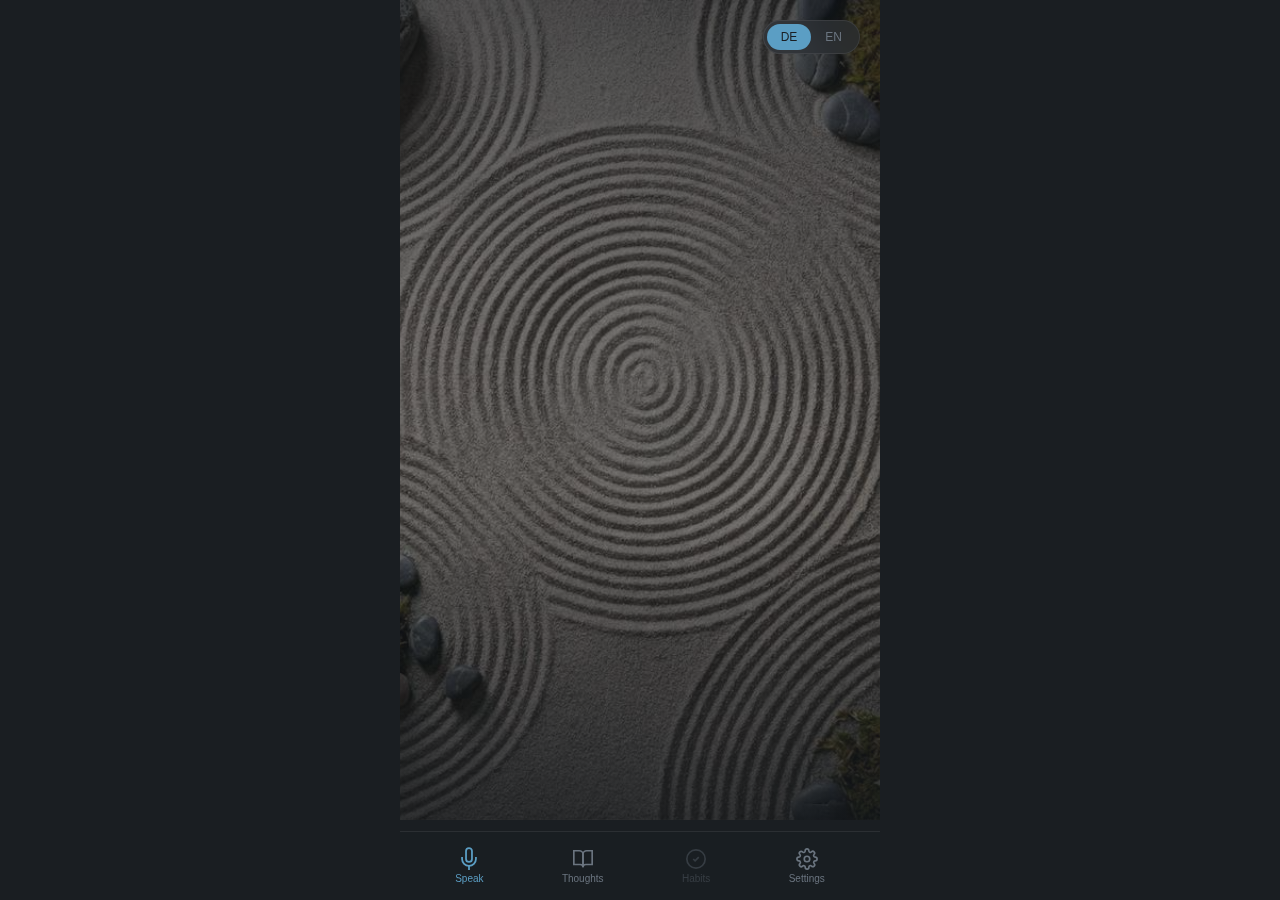
<file: index (4).html>
<!DOCTYPE html>
<html lang="en">
<head>
    <meta charset="UTF-8">
    <meta name="viewport" content="width=device-width, initial-scale=1.0, maximum-scale=1.0, user-scalable=no">
    <meta name="theme-color" content="#1a1e22">
    <meta name="apple-mobile-web-app-capable" content="yes">
    <link rel="manifest" href="manifest.json">
    <title>Speak</title>
    <link rel="preconnect" href="https://fonts.googleapis.com">
    <link rel="preconnect" href="https://fonts.gstatic.com" crossorigin>
    <link href="https://fonts.googleapis.com/css2?family=DM+Sans:opsz,wght@9..40,300;9..40,400;9..40,500;9..40,600&family=Spectral:ital,wght@0,300;0,400;0,500;1,300;1,400&display=swap" rel="stylesheet">
    <style>
:root{
    --bg-deep:#1a1e22;
    --bg-sand:#2a2f35;
    --bg-card:#262c33;
    --bg-card-hover:#2e353d;
    --bg-elevated:#333a42;
    --accent-primary:#5b9ec4;
    --accent-primary-soft:rgba(91,158,196,.15);
    --accent-primary-glow:rgba(91,158,196,.25);
    --accent-warm:#c4956b;
    --accent-warm-soft:rgba(196,149,107,.15);
    --accent-moss:#6a8a5a;
    --accent-moss-soft:rgba(106,138,90,.15);
    --tag-emotion:#7eb8da;
    --tag-emotion-bg:rgba(126,184,218,.12);
    --tag-poem:#b8a9cc;
    --tag-poem-bg:rgba(184,169,204,.12);
    --tag-task:#8ab88a;
    --tag-task-bg:rgba(138,184,138,.12);
    --tag-untagged:#788088;
    --tag-untagged-bg:rgba(120,128,136,.1);
    --mood-1:#c47a7a;
    --mood-2:#c4a07a;
    --mood-3:#b8b080;
    --mood-4:#8ab88a;
    --mood-5:#6aaa8a;
    --text-primary:#e8ecf0;
    --text-secondary:#9aa4b0;
    --text-muted:#6b7580;
    --border-subtle:rgba(255,255,255,.06);
    --glass-bg:rgba(26,30,34,.65);
    --glass-bg-light:rgba(42,47,53,.6);
    --glass-border:rgba(255,255,255,.08);
    --glass-blur:blur(24px) saturate(1.2);
    --radius-sm:10px;
    --radius-md:16px;
    --radius-lg:24px;
    --radius-full:999px;
    --font-display:'Spectral',Georgia,serif;
    --font-body:'DM Sans',-apple-system,sans-serif;
    --safe-bottom:env(safe-area-inset-bottom,0px)
}
*{margin:0;padding:0;box-sizing:border-box;-webkit-tap-highlight-color:transparent}
body{font-family:var(--font-body);background:var(--bg-deep);color:var(--text-primary);min-height:100dvh;overflow-x:hidden;-webkit-font-smoothing:antialiased}
.app{display:flex;flex-direction:column;min-height:100dvh;max-width:480px;margin:0 auto;position:relative}
.screen{display:none;flex:1;flex-direction:column;padding-bottom:80px;animation:fadeIn .3s ease}.screen.active{display:flex}
@keyframes fadeIn{from{opacity:0;transform:translateY(8px)}to{opacity:1;transform:translateY(0)}}
@keyframes softAppear{from{opacity:0;transform:translateY(6px)}to{opacity:1;transform:translateY(0)}}
@keyframes spin{to{transform:rotate(360deg)}}
@keyframes particleFly{0%{opacity:1;transform:translate(0,0) scale(1)}100%{opacity:0;transform:translate(var(--tx),var(--ty)) scale(0)}}

/* ---- TAB BAR (glassmorphism) ---- */
.tab-bar{position:fixed;bottom:0;left:50%;transform:translateX(-50%);width:100%;max-width:480px;display:flex;justify-content:space-around;align-items:center;padding:8px 16px calc(8px + var(--safe-bottom));background:var(--glass-bg);backdrop-filter:var(--glass-blur);-webkit-backdrop-filter:var(--glass-blur);border-top:1px solid var(--glass-border);z-index:100}
.tab-item{display:flex;flex-direction:column;align-items:center;gap:3px;padding:8px 16px;border:none;background:none;color:var(--text-muted);font-family:var(--font-body);font-size:10px;font-weight:500;cursor:pointer;transition:color .25s ease}
.tab-item:active{transform:scale(.92)}.tab-item.active{color:var(--accent-primary)}.tab-item.disabled{opacity:.35;pointer-events:none}
.tab-item svg{width:22px;height:22px}.tab-item.active svg{transform:scale(1.08)}

/* ---- SPEAK SCREEN (zen garden bg) ---- */
.speak-screen{display:flex;flex-direction:column;align-items:center;justify-content:center;flex:1;padding:40px 24px 100px;position:relative;overflow:hidden;background:url('[data-uri]') center/cover no-repeat;background-color:var(--bg-deep)}
.speak-screen::after{content:'';position:absolute;inset:0;background:linear-gradient(to bottom,rgba(20,24,28,.7) 0%,rgba(20,24,28,.55) 35%,rgba(20,24,28,.5) 60%,rgba(20,24,28,.8) 100%);pointer-events:none}
.speak-greeting{font-family:var(--font-display);font-size:24px;font-weight:400;font-style:italic;color:var(--text-primary);margin-bottom:6px;opacity:0;animation:softAppear .8s ease .2s forwards;position:relative;z-index:2;text-shadow:0 2px 12px rgba(0,0,0,.5)}
.speak-subtitle{font-size:14px;color:var(--text-secondary);margin-bottom:60px;opacity:0;animation:softAppear .8s ease .4s forwards;position:relative;z-index:2;text-shadow:0 1px 8px rgba(0,0,0,.5)}

/* Language toggle (glassmorphism) */
.lang-toggle{position:absolute;top:20px;right:20px;display:flex;background:var(--glass-bg-light);backdrop-filter:blur(16px) saturate(1.1);-webkit-backdrop-filter:blur(16px) saturate(1.1);border-radius:var(--radius-full);padding:3px;border:1px solid var(--glass-border);z-index:10}
.lang-btn{padding:6px 14px;border:none;background:none;color:var(--text-muted);font-family:var(--font-body);font-size:12px;font-weight:500;cursor:pointer;border-radius:var(--radius-full);transition:all .25s ease}.lang-btn.active{background:var(--accent-primary);color:var(--bg-deep)}

/* ---- SPEAK BUTTON: stone in sand ---- */
.speak-btn-container{position:relative;z-index:2;opacity:0;animation:softAppear .8s ease .6s forwards}

/* Sand ripple rings */
.sand-ripple{position:absolute;border-radius:50%;border:1px solid rgba(200,210,220,.08);pointer-events:none}
.sand-ripple:nth-child(1){inset:-20px;animation:sandDrift 6s ease-in-out infinite}
.sand-ripple:nth-child(2){inset:-44px;border-width:1px;animation:sandDrift 6s ease-in-out infinite .8s}
.sand-ripple:nth-child(3){inset:-70px;border-width:1px;opacity:.7;animation:sandDrift 6s ease-in-out infinite 1.6s}
.sand-ripple:nth-child(4){inset:-98px;border-width:1px;opacity:.4;animation:sandDrift 6s ease-in-out infinite 2.4s}
@keyframes sandDrift{0%,100%{transform:scale(1);opacity:1}50%{transform:scale(1.015);opacity:.5}}

.speak-btn{width:140px;height:140px;border-radius:50%;border:none;cursor:pointer;position:relative;z-index:2;display:flex;flex-direction:column;align-items:center;justify-content:center;gap:6px;
    /* Stone effect */
    background:radial-gradient(circle at 45% 40%,#6dafd0 0%,#5b9ec4 35%,#4a89ad 70%,#3d7595 100%);
    box-shadow:
        0 2px 4px rgba(255,255,255,.1) inset,
        0 -3px 6px rgba(0,0,0,.2) inset,
        0 8px 24px rgba(0,0,0,.5),
        0 2px 8px rgba(0,0,0,.3),
        0 20px 40px rgba(0,0,0,.25);
    color:#fff;transition:transform .2s ease,box-shadow .2s ease}
.speak-btn:active{transform:scale(.96)}
.speak-btn svg{width:30px;height:30px;opacity:.9;filter:drop-shadow(0 1px 2px rgba(0,0,0,.3))}
.speak-btn-label{font-size:15px;font-weight:500;font-family:var(--font-body);letter-spacing:.5px;text-shadow:0 1px 3px rgba(0,0,0,.3)}
.speak-btn.recording{
    background:radial-gradient(circle at 45% 40%,#d4a87c 0%,#c4956b 35%,#a87d55 70%,#8a6645 100%);
    box-shadow:0 2px 4px rgba(255,255,255,.1) inset,0 -3px 6px rgba(0,0,0,.2) inset,0 8px 24px rgba(0,0,0,.5),0 2px 8px rgba(0,0,0,.3),0 0 40px rgba(196,149,107,.25);
    animation:stoneGlow 2s ease-in-out infinite}
@keyframes stoneGlow{0%,100%{box-shadow:0 2px 4px rgba(255,255,255,.1) inset,0 -3px 6px rgba(0,0,0,.2) inset,0 8px 24px rgba(0,0,0,.5),0 2px 8px rgba(0,0,0,.3),0 0 30px rgba(196,149,107,.2)}50%{box-shadow:0 2px 4px rgba(255,255,255,.1) inset,0 -3px 6px rgba(0,0,0,.2) inset,0 8px 24px rgba(0,0,0,.5),0 2px 8px rgba(0,0,0,.3),0 0 50px rgba(196,149,107,.35)}}
.speak-btn.recording .sand-ripple{border-color:rgba(196,149,107,.12)}
.speak-timer{margin-top:32px;font-size:14px;color:var(--text-secondary);font-variant-numeric:tabular-nums;opacity:0;transition:opacity .3s ease;position:relative;z-index:2;text-shadow:0 1px 6px rgba(0,0,0,.5)}.speak-timer.visible{opacity:1}

/* ---- POST RECORD ---- */
.post-record-screen{padding:40px 24px 100px}
.post-record-step{display:none;flex-direction:column;align-items:center;animation:fadeIn .35s ease}.post-record-step.active{display:flex}
.step-label{font-family:var(--font-display);font-size:22px;font-weight:400;font-style:italic;color:var(--text-primary);margin-bottom:8px;text-align:center}
.step-sublabel{font-size:13px;color:var(--text-muted);margin-bottom:40px;text-align:center}
.mood-selector{display:flex;gap:12px;margin-bottom:32px}
.mood-btn{width:56px;height:56px;border-radius:50%;border:2px solid var(--border-subtle);background:var(--bg-card);font-size:24px;cursor:pointer;transition:all .25s ease;display:flex;align-items:center;justify-content:center}
.mood-btn:active{transform:scale(.92)}.mood-btn.selected{border-color:var(--accent-primary);background:var(--accent-primary-soft);transform:scale(1.1);box-shadow:0 4px 16px rgba(91,158,196,.2)}
.mood-btn[data-mood="1"].selected{border-color:var(--mood-1);background:rgba(196,122,122,.15)}
.mood-btn[data-mood="2"].selected{border-color:var(--mood-2);background:rgba(196,160,122,.15)}
.mood-btn[data-mood="3"].selected{border-color:var(--mood-3);background:rgba(184,176,128,.15)}
.mood-btn[data-mood="4"].selected{border-color:var(--mood-4);background:rgba(138,184,138,.15)}
.mood-btn[data-mood="5"].selected{border-color:var(--mood-5);background:rgba(106,170,138,.15)}
.tag-selector{display:flex;flex-wrap:wrap;gap:10px;justify-content:center;margin-bottom:32px}
.tag-btn{padding:10px 20px;border-radius:var(--radius-full);border:1.5px solid var(--border-subtle);background:var(--bg-card);color:var(--text-secondary);font-family:var(--font-body);font-size:14px;font-weight:500;cursor:pointer;transition:all .25s ease}
.tag-btn.selected{border-color:var(--tag-emotion);background:var(--tag-emotion-bg);color:var(--tag-emotion)}
.tag-btn[data-tag="poem"].selected{border-color:var(--tag-poem);background:var(--tag-poem-bg);color:var(--tag-poem)}
.tag-btn[data-tag="task"].selected{border-color:var(--tag-task);background:var(--tag-task-bg);color:var(--tag-task)}
.action-btn{padding:14px 32px;border-radius:var(--radius-full);border:none;font-family:var(--font-body);font-size:15px;font-weight:500;cursor:pointer;transition:all .2s ease;min-width:160px}
.action-btn:active{transform:scale(.96)}.action-btn.primary{background:var(--accent-primary);color:var(--bg-deep)}.action-btn.secondary{background:transparent;color:var(--text-muted);border:1px solid var(--border-subtle)}.action-btn.danger{background:var(--mood-1);color:#fff}.action-btn.warm{background:var(--accent-warm);color:var(--bg-deep)}
.btn-group{display:flex;flex-direction:column;gap:10px;align-items:center;width:100%;margin-top:8px}

/* ---- SUCCESS ---- */
.success-overlay{position:fixed;inset:0;display:none;align-items:center;justify-content:center;z-index:200;background:rgba(26,30,34,.85);backdrop-filter:blur(8px)}.success-overlay.visible{display:flex}
.success-content{display:flex;flex-direction:column;align-items:center;animation:successPop .5s cubic-bezier(.34,1.56,.64,1)}
@keyframes successPop{from{opacity:0;transform:scale(.8)}to{opacity:1;transform:scale(1)}}
.success-check{width:72px;height:72px;border-radius:50%;background:radial-gradient(circle at 45% 40%,#6dafd0,#4a89ad);display:flex;align-items:center;justify-content:center;margin-bottom:16px;box-shadow:0 8px 24px rgba(0,0,0,.4)}
.success-check svg{width:32px;height:32px;color:#fff;stroke-dasharray:40;stroke-dashoffset:40;animation:drawCheck .4s ease .3s forwards}
@keyframes drawCheck{to{stroke-dashoffset:0}}
.success-text{font-family:var(--font-display);font-size:18px;font-style:italic;opacity:0;animation:softAppear .4s ease .5s forwards}
.particle{position:fixed;width:6px;height:6px;border-radius:50%;pointer-events:none;z-index:201}

/* ---- THOUGHTS ---- */
.thoughts-screen{padding:20px 16px 100px}
.thoughts-header{display:flex;justify-content:space-between;align-items:center;margin-bottom:20px;padding:0 4px}
.thoughts-title{font-family:var(--font-display);font-size:24px;font-weight:400}
.view-toggle{display:flex;gap:4px;background:var(--bg-card);border-radius:var(--radius-sm);padding:3px}
.view-toggle-btn{padding:6px 10px;border:none;background:none;color:var(--text-muted);cursor:pointer;border-radius:8px;transition:all .2s ease;display:flex;align-items:center}.view-toggle-btn.active{background:var(--bg-elevated);color:var(--text-primary)}.view-toggle-btn svg{width:16px;height:16px}
.filter-bar{display:flex;gap:6px;margin-bottom:16px;overflow-x:auto;padding:0 4px 8px;scrollbar-width:none}.filter-bar::-webkit-scrollbar{display:none}
.filter-chip{padding:7px 14px;border-radius:var(--radius-full);border:1px solid var(--border-subtle);background:var(--bg-card);color:var(--text-muted);font-family:var(--font-body);font-size:12px;font-weight:500;cursor:pointer;white-space:nowrap;transition:all .2s ease;flex-shrink:0}
.filter-chip.active{border-color:var(--accent-primary);color:var(--accent-primary);background:var(--accent-primary-soft)}
.filter-chip[data-filter="emotion"].active{border-color:var(--tag-emotion);color:var(--tag-emotion);background:var(--tag-emotion-bg)}
.filter-chip[data-filter="poem"].active{border-color:var(--tag-poem);color:var(--tag-poem);background:var(--tag-poem-bg)}
.filter-chip[data-filter="task"].active{border-color:var(--tag-task);color:var(--tag-task);background:var(--tag-task-bg)}
.filter-icon-btn{width:34px;height:34px;border-radius:var(--radius-full);border:1px solid var(--border-subtle);background:var(--bg-card);color:var(--text-muted);cursor:pointer;display:flex;align-items:center;justify-content:center;flex-shrink:0;transition:all .2s ease;font-size:16px;padding:0}
.filter-icon-btn.active{border-color:var(--accent-primary);color:var(--accent-primary);background:var(--accent-primary-soft)}
.filter-icon-btn svg{width:16px;height:16px}
.hidden-date-input{position:absolute;opacity:0;width:0;height:0;pointer-events:none}
.search-bar{position:relative;margin-bottom:12px;padding:0 4px}
.search-input{width:100%;padding:10px 16px 10px 38px;background:var(--bg-card);border:1px solid var(--border-subtle);border-radius:var(--radius-full);color:var(--text-primary);font-family:var(--font-body);font-size:14px;outline:none}.search-input:focus{border-color:var(--accent-primary)}.search-input::placeholder{color:var(--text-muted)}
.search-icon{position:absolute;left:18px;top:50%;transform:translateY(-50%);width:16px;height:16px;color:var(--text-muted)}
.capture-list{display:flex;flex-direction:column;gap:10px}
.capture-card{background:var(--bg-card);border-radius:var(--radius-md);padding:16px;border:1px solid var(--border-subtle);cursor:pointer;transition:all .2s ease}.capture-card:active{background:var(--bg-card-hover);transform:scale(.99)}
.capture-card-header{display:flex;justify-content:space-between;align-items:center;margin-bottom:8px}.capture-card-date{font-size:12px;color:var(--text-muted)}.capture-card-mood{font-size:18px}
.capture-card-text{font-size:14px;line-height:1.6;color:var(--text-secondary);margin-bottom:10px;display:-webkit-box;-webkit-line-clamp:3;-webkit-box-orient:vertical;overflow:hidden}
.capture-card-tags{display:flex;gap:6px;flex-wrap:wrap}
.tag-pill{padding:3px 10px;border-radius:var(--radius-full);font-size:11px;font-weight:500}
.tag-pill.emotion{background:var(--tag-emotion-bg);color:var(--tag-emotion)}.tag-pill.poem{background:var(--tag-poem-bg);color:var(--tag-poem)}.tag-pill.task{background:var(--tag-task-bg);color:var(--tag-task)}.tag-pill.untagged{background:var(--tag-untagged-bg);color:var(--tag-untagged)}
.capture-list.list-view .capture-card{padding:12px 16px}.capture-list.list-view .capture-card-text{-webkit-line-clamp:1;margin-bottom:6px}
.date-group-label{font-family:var(--font-display);font-size:14px;color:var(--text-muted);padding:12px 4px 6px}
.empty-state{display:flex;flex-direction:column;align-items:center;padding:60px 24px;text-align:center}.empty-state-icon{font-size:48px;margin-bottom:16px;opacity:.4}.empty-state-text{font-family:var(--font-display);font-size:16px;color:var(--text-muted);line-height:1.6;font-style:italic}

/* ---- DETAIL ---- */
.detail-screen{padding:20px 16px 100px}
.detail-back{display:flex;align-items:center;gap:6px;padding:8px 0;border:none;background:none;color:var(--text-muted);font-family:var(--font-body);font-size:14px;cursor:pointer;margin-bottom:16px}.detail-back svg{width:18px;height:18px}
.detail-header{display:flex;justify-content:space-between;align-items:flex-start;margin-bottom:20px}.detail-date{font-size:13px;color:var(--text-muted)}.detail-mood{font-size:32px}
.detail-tags{display:flex;gap:6px;flex-wrap:wrap;margin-bottom:20px}
.detail-text{font-size:16px;line-height:1.8;white-space:pre-wrap;margin-bottom:32px}
.detail-actions{display:flex;gap:8px}
.detail-action-btn{flex:1;padding:12px 8px;border-radius:var(--radius-md);border:1px solid var(--border-subtle);background:var(--bg-card);color:var(--text-secondary);font-family:var(--font-body);font-size:12px;cursor:pointer;transition:all .2s ease;display:flex;align-items:center;justify-content:center;gap:5px}
.detail-action-btn:active{transform:scale(.96)}.detail-action-btn.danger{color:var(--mood-1);border-color:rgba(196,122,122,.2)}.detail-action-btn.refine{color:var(--accent-warm);border-color:rgba(196,149,107,.25)}
.detail-action-btn svg{width:15px;height:15px}

/* ---- MODALS ---- */
.modal-overlay{position:fixed;inset:0;display:none;align-items:center;justify-content:center;z-index:200;background:rgba(26,30,34,.85);backdrop-filter:blur(8px);padding:24px}.modal-overlay.visible{display:flex}
.modal-dialog{background:var(--bg-card);border-radius:var(--radius-lg);padding:24px;max-width:320px;width:100%;text-align:center;position:relative;border:1px solid var(--glass-border)}
.modal-title{font-family:var(--font-display);font-size:18px;margin-bottom:8px}.modal-text{font-size:14px;color:var(--text-secondary);line-height:1.5;margin-bottom:20px}
.modal-btns{display:flex;gap:10px}.modal-btns .action-btn{flex:1}
.modal-close-x{position:absolute;top:12px;right:12px;width:28px;height:28px;border-radius:50%;border:none;background:var(--bg-elevated);color:var(--text-muted);cursor:pointer;display:flex;align-items:center;justify-content:center}.modal-close-x svg{width:14px;height:14px}

/* ---- REFINE ---- */
.refine-overlay{position:fixed;top:0;bottom:0;left:50%;transform:translateX(-50%);width:100%;max-width:480px;z-index:150;display:none;flex-direction:column;background:var(--bg-deep)}.refine-overlay.visible{display:flex}
.refine-header{display:flex;justify-content:space-between;align-items:center;padding:16px 20px;border-bottom:1px solid var(--border-subtle)}
.refine-header-title{font-family:var(--font-display);font-size:16px}.refine-dismiss{border:none;background:none;color:var(--text-muted);font-family:var(--font-body);font-size:14px;cursor:pointer}
.refine-body{flex:1;padding:20px;overflow-y:auto}
.refine-label{font-size:11px;text-transform:uppercase;letter-spacing:1px;color:var(--text-muted);margin-bottom:8px}
.refine-original{font-size:14px;line-height:1.7;color:var(--text-muted);padding:16px;background:var(--bg-card);border-radius:var(--radius-md);margin-bottom:20px;white-space:pre-wrap}
.refine-refined{font-size:15px;line-height:1.7;padding:16px;background:var(--bg-card);border:1px solid rgba(196,149,107,.2);border-radius:var(--radius-md);margin-bottom:24px;white-space:pre-wrap}
.refine-loading{text-align:center;padding:40px;color:var(--text-muted)}.refine-loading-spinner{width:32px;height:32px;border:2px solid var(--border-subtle);border-top-color:var(--accent-warm);border-radius:50%;animation:spin .8s linear infinite;margin:0 auto 12px}
.refine-actions{display:flex;gap:10px;padding:0 20px 20px}.refine-actions .action-btn{flex:1}

/* ---- EDIT ---- */
.edit-modal{position:fixed;top:0;bottom:0;left:50%;transform:translateX(-50%);width:100%;max-width:480px;z-index:150;display:none;flex-direction:column;background:var(--bg-deep)}.edit-modal.visible{display:flex}
.edit-modal-header{display:flex;justify-content:space-between;align-items:center;padding:16px 20px;border-bottom:1px solid var(--border-subtle)}
.edit-modal-cancel{border:none;background:none;color:var(--text-muted);font-family:var(--font-body);font-size:14px;cursor:pointer}
.edit-modal-save{border:none;background:var(--accent-primary);color:var(--bg-deep);font-family:var(--font-body);font-size:14px;font-weight:500;padding:8px 20px;border-radius:var(--radius-full);cursor:pointer}
.edit-modal-title{font-family:var(--font-display);font-size:16px}
.edit-modal-body{flex:1;padding:20px;overflow-y:auto}
.edit-textarea{width:100%;min-height:200px;background:var(--bg-card);border:1px solid var(--border-subtle);border-radius:var(--radius-md);padding:16px;color:var(--text-primary);font-family:var(--font-body);font-size:15px;line-height:1.7;resize:vertical;outline:none;margin-bottom:20px}.edit-textarea:focus{border-color:var(--accent-primary)}
.edit-section-label{font-size:12px;color:var(--text-muted);margin-bottom:10px;text-transform:uppercase;letter-spacing:.5px}
.edit-mood-row{display:flex;gap:10px;margin-bottom:20px}
.edit-mood-btn{width:44px;height:44px;border-radius:50%;border:2px solid var(--border-subtle);background:var(--bg-card);font-size:20px;cursor:pointer;display:flex;align-items:center;justify-content:center;transition:all .2s ease}.edit-mood-btn.selected{border-color:var(--accent-primary);background:var(--accent-primary-soft);transform:scale(1.08)}
.edit-tag-row{display:flex;gap:8px;flex-wrap:wrap}
.edit-tag-btn{padding:8px 16px;border-radius:var(--radius-full);border:1.5px solid var(--border-subtle);background:var(--bg-card);color:var(--text-secondary);font-family:var(--font-body);font-size:13px;cursor:pointer;transition:all .2s ease}
.edit-tag-btn.selected{border-color:var(--tag-emotion);background:var(--tag-emotion-bg);color:var(--tag-emotion)}
.edit-tag-btn[data-tag="poem"].selected{border-color:var(--tag-poem);background:var(--tag-poem-bg);color:var(--tag-poem)}
.edit-tag-btn[data-tag="task"].selected{border-color:var(--tag-task);background:var(--tag-task-bg);color:var(--tag-task)}

/* ---- SETTINGS ---- */
.settings-screen{padding:20px 16px 100px}.settings-title{font-family:var(--font-display);font-size:24px;font-weight:400;margin-bottom:24px;padding:0 4px}
.settings-group{margin-bottom:24px}.settings-group-label{font-size:11px;text-transform:uppercase;letter-spacing:1px;color:var(--text-muted);padding:0 4px;margin-bottom:8px}
.settings-item{display:flex;justify-content:space-between;align-items:center;padding:14px 16px;background:var(--bg-card);border:1px solid var(--border-subtle)}
.settings-item:first-child{border-radius:var(--radius-md) var(--radius-md) 0 0}.settings-item:last-child{border-radius:0 0 var(--radius-md) var(--radius-md)}.settings-item:only-child{border-radius:var(--radius-md)}.settings-item+.settings-item{border-top:none}
.settings-item-left{display:flex;flex-direction:column;gap:2px}.settings-item-label{font-size:14px}.settings-item-sublabel{font-size:12px;color:var(--text-muted)}
.settings-item-right{color:var(--text-muted);font-size:13px;display:flex;align-items:center;gap:8px}
.settings-action-btn{width:36px;height:36px;border-radius:var(--radius-sm);border:1px solid var(--border-subtle);background:var(--bg-elevated);color:var(--accent-primary);cursor:pointer;display:flex;align-items:center;justify-content:center;transition:all .2s ease}.settings-action-btn:active{transform:scale(.92)}.settings-action-btn svg{width:18px;height:18px}
.settings-lang-toggle{display:flex;background:var(--bg-elevated);border-radius:var(--radius-full);padding:3px;border:1px solid var(--border-subtle)}
.settings-lang-btn{padding:5px 14px;border:none;background:none;color:var(--text-muted);font-family:var(--font-body);font-size:12px;font-weight:500;cursor:pointer;border-radius:var(--radius-full);transition:all .25s ease}.settings-lang-btn.active{background:var(--accent-primary);color:var(--bg-deep)}

/* ---- HABITS ---- */
.habits-screen{padding:20px 16px 100px;display:flex;flex-direction:column;align-items:center;justify-content:center;flex:1}
.habits-placeholder{text-align:center;padding:40px 24px}.habits-placeholder-icon{font-size:48px;opacity:.3;margin-bottom:16px}.habits-placeholder-text{font-family:var(--font-display);font-size:16px;font-style:italic;color:var(--text-muted);line-height:1.6}
    </style>
</head>
<body>
<div class="app">
    <!-- SPEAK -->
    <div id="speak-screen" class="screen active"><div class="speak-screen">
        <div class="lang-toggle"><button class="lang-btn active" data-lang="de-DE">DE</button><button class="lang-btn" data-lang="en-US">EN</button></div>
        <div class="speak-greeting" id="greeting-text">Take a moment</div>
        <div class="speak-subtitle">Speak what’s on your mind</div>
        <div class="speak-btn-container">
            <div class="sand-ripple"></div><div class="sand-ripple"></div><div class="sand-ripple"></div><div class="sand-ripple"></div>
            <button class="speak-btn" id="speak-btn"><svg viewBox="0 0 24 24" fill="none" stroke="currentColor" stroke-width="1.5" stroke-linecap="round"><path d="M12 1a3 3 0 0 0-3 3v8a3 3 0 0 0 6 0V4a3 3 0 0 0-3-3z"/><path d="M19 10v2a7 7 0 0 1-14 0v-2"/><line x1="12" y1="19" x2="12" y2="23"/><line x1="8" y1="23" x2="16" y2="23"/></svg><span class="speak-btn-label">Speak</span></button>
        </div>
        <div class="speak-timer" id="speak-timer">0:00</div>
    </div></div>

    <!-- POST-RECORDING -->
    <div id="post-record-screen" class="screen"><div class="post-record-screen">
        <div class="post-record-step active" id="mood-step">
            <div class="step-label">How are you feeling?</div><div class="step-sublabel">Rate your current mood or skip</div>
            <div class="mood-selector"><button class="mood-btn" data-mood="1">😢</button><button class="mood-btn" data-mood="2">😕</button><button class="mood-btn" data-mood="3">😐</button><button class="mood-btn" data-mood="4">🙂</button><button class="mood-btn" data-mood="5">😊</button></div>
            <div class="btn-group"><button class="action-btn primary" id="mood-next">Continue</button><button class="action-btn secondary" id="mood-skip">Skip</button></div>
        </div>
        <div class="post-record-step" id="tag-step">
            <div class="step-label">What kind of thought?</div><div class="step-sublabel">Select one or more, or skip</div>
            <div class="tag-selector"><button class="tag-btn" data-tag="emotion">Emotion</button><button class="tag-btn" data-tag="poem">Poem</button><button class="tag-btn" data-tag="task">Task</button></div>
            <div class="btn-group"><button class="action-btn primary" id="tag-save">Save</button><button class="action-btn secondary" id="tag-skip">Skip &amp; Save</button></div>
        </div>
    </div></div>

    <!-- THOUGHTS -->
    <div id="thoughts-screen" class="screen"><div class="thoughts-screen">
        <div class="thoughts-header"><div class="thoughts-title">Thoughts</div>
            <div class="view-toggle"><button class="view-toggle-btn active" data-view="feed"><svg viewBox="0 0 24 24" fill="none" stroke="currentColor" stroke-width="2"><rect x="3" y="3" width="18" height="6" rx="2"/><rect x="3" y="13" width="18" height="8" rx="2"/></svg></button><button class="view-toggle-btn" data-view="list"><svg viewBox="0 0 24 24" fill="none" stroke="currentColor" stroke-width="2"><line x1="8" y1="6" x2="21" y2="6"/><line x1="8" y1="12" x2="21" y2="12"/><line x1="8" y1="18" x2="21" y2="18"/><circle cx="4" cy="6" r="1" fill="currentColor"/><circle cx="4" cy="12" r="1" fill="currentColor"/><circle cx="4" cy="18" r="1" fill="currentColor"/></svg></button></div>
        </div>
        <div class="search-bar"><svg class="search-icon" viewBox="0 0 24 24" fill="none" stroke="currentColor" stroke-width="2"><circle cx="11" cy="11" r="8"/><line x1="21" y1="21" x2="16.65" y2="16.65"/></svg><input type="text" class="search-input" id="search-input" placeholder="Search your thoughts..."></div>
        <div class="filter-bar">
            <button class="filter-chip active" data-filter="all">All</button><button class="filter-chip" data-filter="emotion">Emotion</button><button class="filter-chip" data-filter="poem">Poem</button><button class="filter-chip" data-filter="task">Task</button><button class="filter-chip" data-filter="untagged">Untagged</button>
            <button class="filter-icon-btn" id="mood-filter-btn" title="Filter by mood"><svg viewBox="0 0 24 24" fill="none" stroke="currentColor" stroke-width="1.8" stroke-linecap="round"><circle cx="12" cy="12" r="10"/><path d="M8 14s1.5 2 4 2 4-2 4-2"/><line x1="9" y1="9" x2="9.01" y2="9"/><line x1="15" y1="9" x2="15.01" y2="9"/></svg></button>
            <button class="filter-icon-btn" id="date-picker-btn" title="Filter by date"><svg viewBox="0 0 24 24" fill="none" stroke="currentColor" stroke-width="1.8" stroke-linecap="round"><rect x="3" y="4" width="18" height="18" rx="2"/><line x1="16" y1="2" x2="16" y2="6"/><line x1="8" y1="2" x2="8" y2="6"/><line x1="3" y1="10" x2="21" y2="10"/></svg></button>
            <input type="date" class="hidden-date-input" id="date-filter-input">
        </div>
        <div class="capture-list" id="capture-list"></div>
    </div></div>

    <!-- DETAIL -->
    <div id="detail-screen" class="screen"><div class="detail-screen">
        <button class="detail-back" id="detail-back"><svg viewBox="0 0 24 24" fill="none" stroke="currentColor" stroke-width="2" stroke-linecap="round"><polyline points="15 18 9 12 15 6"/></svg>Back</button>
        <div class="detail-header"><div class="detail-date" id="detail-date"></div><div class="detail-mood" id="detail-mood"></div></div>
        <div class="detail-tags" id="detail-tags"></div>
        <div class="detail-text" id="detail-text"></div>
        <div class="detail-actions">
            <button class="detail-action-btn refine" id="detail-refine"><svg viewBox="0 0 24 24" fill="none" stroke="currentColor" stroke-width="2" stroke-linecap="round"><path d="M12 20h9"/><path d="M16.5 3.5a2.12 2.12 0 0 1 3 3L7 19l-4 1 1-4z"/></svg>Refine</button>
            <button class="detail-action-btn" id="detail-edit"><svg viewBox="0 0 24 24" fill="none" stroke="currentColor" stroke-width="2" stroke-linecap="round"><path d="M11 4H4a2 2 0 0 0-2 2v14a2 2 0 0 0 2 2h14a2 2 0 0 0 2-2v-7"/><path d="M18.5 2.5a2.12 2.12 0 0 1 3 3L12 15l-4 1 1-4z"/></svg>Edit</button>
            <button class="detail-action-btn danger" id="detail-delete"><svg viewBox="0 0 24 24" fill="none" stroke="currentColor" stroke-width="2" stroke-linecap="round"><polyline points="3 6 5 6 21 6"/><path d="M19 6v14a2 2 0 0 1-2 2H7a2 2 0 0 1-2-2V6m3 0V4a2 2 0 0 1 2-2h4a2 2 0 0 1 2 2v2"/></svg>Delete</button>
        </div>
    </div></div>

    <!-- HABITS -->
    <div id="habits-screen" class="screen"><div class="habits-screen"><div class="habits-placeholder"><div class="habits-placeholder-icon">🌱</div><div class="habits-placeholder-text">Habits &amp; reminders<br>coming soon</div></div></div></div>

    <!-- SETTINGS -->
    <div id="settings-screen" class="screen"><div class="settings-screen">
        <div class="settings-title">Settings</div>
        <div class="settings-group"><div class="settings-group-label">Data</div>
            <div class="settings-item"><div class="settings-item-left"><div class="settings-item-label">Export all data</div><div class="settings-item-sublabel" id="last-backup">Never backed up</div></div><div class="settings-item-right"><button class="settings-action-btn" id="export-btn" title="Download backup"><svg viewBox="0 0 24 24" fill="none" stroke="currentColor" stroke-width="2" stroke-linecap="round"><path d="M21 15v4a2 2 0 0 1-2 2H5a2 2 0 0 1-2-2v-4"/><polyline points="7 10 12 15 17 10"/><line x1="12" y1="15" x2="12" y2="3"/></svg></button></div></div>
        </div>
        <div class="settings-group"><div class="settings-group-label">AI Refinement</div>
            <div class="settings-item"><div class="settings-item-left"><div class="settings-item-label">Gemini API Key</div><div class="settings-item-sublabel" id="api-key-status">Not configured</div></div><div class="settings-item-right"><button class="settings-action-btn" id="api-key-btn" title="Set API key"><svg viewBox="0 0 24 24" fill="none" stroke="currentColor" stroke-width="2" stroke-linecap="round"><rect x="3" y="11" width="18" height="11" rx="2"/><path d="M7 11V7a5 5 0 0 1 10 0v4"/></svg></button></div></div>
        </div>
        <div class="settings-group"><div class="settings-group-label">Default Language</div>
            <div class="settings-item"><div class="settings-item-left"><div class="settings-item-label">Speech recognition</div><div class="settings-item-sublabel">Can be changed per recording</div></div><div class="settings-item-right"><div class="settings-lang-toggle" id="settings-lang-toggle"><button class="settings-lang-btn active" data-lang="de-DE">DE</button><button class="settings-lang-btn" data-lang="en-US">EN</button></div></div></div>
        </div>
        <div class="settings-group"><div class="settings-group-label">About</div>
            <div class="settings-item"><div class="settings-item-left"><div class="settings-item-label">Version</div></div><div class="settings-item-right">1.2.0</div></div>
            <div class="settings-item"><div class="settings-item-left"><div class="settings-item-label">Total captures</div></div><div class="settings-item-right" id="total-captures">0</div></div>
        </div>
    </div></div>

    <!-- TAB BAR -->
    <nav class="tab-bar">
        <button class="tab-item active" data-screen="speak-screen"><svg viewBox="0 0 24 24" fill="none" stroke="currentColor" stroke-width="1.8"><path d="M12 1a3 3 0 0 0-3 3v8a3 3 0 0 0 6 0V4a3 3 0 0 0-3-3z"/><path d="M19 10v2a7 7 0 0 1-14 0v-2"/><line x1="12" y1="19" x2="12" y2="23"/></svg>Speak</button>
        <button class="tab-item" data-screen="thoughts-screen"><svg viewBox="0 0 24 24" fill="none" stroke="currentColor" stroke-width="1.8"><path d="M2 3h6a4 4 0 0 1 4 4v14a3 3 0 0 0-3-3H2z"/><path d="M22 3h-6a4 4 0 0 0-4 4v14a3 3 0 0 1 3-3h7z"/></svg>Thoughts</button>
        <button class="tab-item disabled" data-screen="habits-screen"><svg viewBox="0 0 24 24" fill="none" stroke="currentColor" stroke-width="1.8"><circle cx="12" cy="12" r="10"/><path d="M9 12l2 2 4-4"/></svg>Habits</button>
        <button class="tab-item" data-screen="settings-screen"><svg viewBox="0 0 24 24" fill="none" stroke="currentColor" stroke-width="1.8"><circle cx="12" cy="12" r="3"/><path d="M19.4 15a1.65 1.65 0 0 0 .33 1.82l.06.06a2 2 0 0 1-2.83 2.83l-.06-.06a1.65 1.65 0 0 0-1.82-.33 1.65 1.65 0 0 0-1 1.51V21a2 2 0 0 1-4 0v-.09A1.65 1.65 0 0 0 9 19.4a1.65 1.65 0 0 0-1.82.33l-.06.06a2 2 0 0 1-2.83-2.83l.06-.06A1.65 1.65 0 0 0 4.68 15a1.65 1.65 0 0 0-1.51-1H3a2 2 0 0 1 0-4h.09A1.65 1.65 0 0 0 4.6 9a1.65 1.65 0 0 0-.33-1.82l-.06-.06a2 2 0 0 1 2.83-2.83l.06.06A1.65 1.65 0 0 0 9 4.68a1.65 1.65 0 0 0 1-1.51V3a2 2 0 0 1 4 0v.09a1.65 1.65 0 0 0 1 1.51 1.65 1.65 0 0 0 1.82-.33l.06-.06a2 2 0 0 1 2.83 2.83l-.06.06A1.65 1.65 0 0 0 19.4 9a1.65 1.65 0 0 0 1.51 1H21a2 2 0 0 1 0 4h-.09a1.65 1.65 0 0 0-1.51 1z"/></svg>Settings</button>
    </nav>

    <!-- OVERLAYS -->
    <div class="success-overlay" id="success-overlay"><div class="success-content"><div class="success-check"><svg viewBox="0 0 24 24" fill="none" stroke="currentColor" stroke-width="2.5" stroke-linecap="round"><polyline points="6 12 10 16 18 8"/></svg></div><div class="success-text">Saved</div></div></div>
    <div class="modal-overlay" id="confirm-overlay"><div class="modal-dialog"><button class="modal-close-x" id="confirm-close-x"><svg viewBox="0 0 24 24" fill="none" stroke="currentColor" stroke-width="2.5" stroke-linecap="round"><line x1="18" y1="6" x2="6" y2="18"/><line x1="6" y1="6" x2="18" y2="18"/></svg></button><div class="modal-title">Delete this thought?</div><div class="modal-text">This action cannot be undone.</div><div class="modal-btns"><button class="action-btn secondary" id="confirm-cancel">Cancel</button><button class="action-btn danger" id="confirm-action">Delete</button></div></div></div>
    <div class="modal-overlay" id="mood-filter-overlay"><div class="modal-dialog"><button class="modal-close-x" id="mood-modal-close-x"><svg viewBox="0 0 24 24" fill="none" stroke="currentColor" stroke-width="2.5" stroke-linecap="round"><line x1="18" y1="6" x2="6" y2="18"/><line x1="6" y1="6" x2="18" y2="18"/></svg></button><div class="modal-title">Filter by mood</div><div style="display:flex;gap:10px;justify-content:center;margin:20px 0 16px;flex-wrap:wrap;"><button class="mood-btn mood-filter-opt" data-mood="0" style="font-size:12px;color:var(--text-muted);width:48px;height:48px;">All</button><button class="mood-btn mood-filter-opt" data-mood="1">😢</button><button class="mood-btn mood-filter-opt" data-mood="2">😕</button><button class="mood-btn mood-filter-opt" data-mood="3">😐</button><button class="mood-btn mood-filter-opt" data-mood="4">🙂</button><button class="mood-btn mood-filter-opt" data-mood="5">😊</button></div><button class="action-btn secondary" id="mood-modal-close" style="width:100%;">Close</button></div></div>
    <div class="edit-modal" id="edit-modal"><div class="edit-modal-header"><button class="edit-modal-cancel" id="edit-cancel">Cancel</button><div class="edit-modal-title">Edit</div><button class="edit-modal-save" id="edit-save">Save</button></div><div class="edit-modal-body"><textarea class="edit-textarea" id="edit-text-input"></textarea><div class="edit-section-label">Mood</div><div class="edit-mood-row" id="edit-mood-row"><button class="edit-mood-btn" data-mood="1">😢</button><button class="edit-mood-btn" data-mood="2">😕</button><button class="edit-mood-btn" data-mood="3">😐</button><button class="edit-mood-btn" data-mood="4">🙂</button><button class="edit-mood-btn" data-mood="5">😊</button><button class="edit-mood-btn" data-mood="0" style="font-size:12px;color:var(--text-muted);">None</button></div><div class="edit-section-label">Tags</div><div class="edit-tag-row" id="edit-tag-row"><button class="edit-tag-btn" data-tag="emotion">Emotion</button><button class="edit-tag-btn" data-tag="poem">Poem</button><button class="edit-tag-btn" data-tag="task">Task</button></div></div></div>
    <div class="refine-overlay" id="refine-overlay"><div class="refine-header"><button class="refine-dismiss" id="refine-dismiss">Cancel</button><div class="refine-header-title">Refine</div><div style="width:50px;"></div></div><div class="refine-body" id="refine-body"></div><div class="refine-actions" id="refine-actions" style="display:none;"><button class="action-btn secondary" id="refine-reject">Dismiss</button><button class="action-btn warm" id="refine-accept">Accept</button></div></div>
</div>
<script>
const MOODS={1:'\u{1f622}',2:'\u{1f615}',3:'\u{1f610}',4:'\u{1f642}',5:'\u{1f60a}'};
const STORAGE_KEY='speak_captures',SETTINGS_KEY='speak_settings';
const SMILEY_SVG='<svg viewBox="0 0 24 24" fill="none" stroke="currentColor" stroke-width="1.8" stroke-linecap="round"><circle cx="12" cy="12" r="10"/><path d="M8 14s1.5 2 4 2 4-2 4-2"/><line x1="9" y1="9" x2="9.01" y2="9"/><line x1="15" y1="9" x2="15.01" y2="9"/></svg>';
let captures=JSON.parse(localStorage.getItem(STORAGE_KEY)||'[]');
let settings=JSON.parse(localStorage.getItem(SETTINGS_KEY)||'{}');
if(!settings.defaultLang)settings.defaultLang='de-DE';
if(!settings.lastBackup)settings.lastBackup=null;
if(!settings.geminiApiKey)settings.geminiApiKey='';
let currentCapture={text:'',mood:null,tags:[]},currentDetailId=null,currentFilter='all',currentMoodFilter=0,currentDateFilter=null,currentView='feed',searchQuery='';
let isRecording=false,recognition=null,recordingTimer=null,recordingSeconds=0;

function cleanupTranscript(r){if(!r||!r.trim())return r;let t=r.trim();t=t.charAt(0).toUpperCase()+t.slice(1);if(!/[.!?]$/.test(t))t+='.';t=t.replace(/([.!?])\s+([a-z\u00e4\u00f6\u00fc\u00df])/g,(m,p,c)=>p+' '+c.toUpperCase());t=t.replace(/\bi\b(?=\s|'|$)/g,'I');return t;}

async function refineText(raw,lang){
    if(!settings.geminiApiKey)return localRefine(raw);
    try{
        const ln=lang&&lang.startsWith('de')?'German':'English';
        const prompt=`You are a text editor. The following is a voice transcription in ${ln}. Fix punctuation, capitalization, sentence structure, and speech recognition errors. Keep the original meaning and personal tone. Respond ONLY with corrected text.\n\nOriginal:\n${raw}`;
        const r=await fetch('https://generativelanguage.googleapis.com/v1beta/models/gemini-2.0-flash:generateContent?key='+settings.geminiApiKey,{method:'POST',headers:{'Content-Type':'application/json'},body:JSON.stringify({contents:[{parts:[{text:prompt}]}]})});
        if(!r.ok)throw new Error('API '+r.status);const d=await r.json();const txt=d.candidates?.[0]?.content?.parts?.[0]?.text;if(txt)return txt.trim();throw new Error('No result');
    }catch(e){console.warn('Gemini failed:',e);return localRefine(raw);}
}
function localRefine(t){let r=t.trim();r=r.charAt(0).toUpperCase()+r.slice(1);if(!/[.!?]$/.test(r))r+='.';r=r.replace(/([.!?])\s+([a-z\u00e4\u00f6\u00fc\u00df])/g,(m,p,c)=>p+' '+c.toUpperCase());r=r.replace(/\bi\b(?=\s|'|$)/g,'I');r=r.replace(/\s{2,}/g,' ');return r;}

const screens=document.querySelectorAll('.screen'),tabItems=document.querySelectorAll('.tab-item');
function showScreen(id){screens.forEach(s=>s.classList.remove('active'));document.getElementById(id).classList.add('active');tabItems.forEach(t=>t.classList.toggle('active',t.dataset.screen===id));if(id==='thoughts-screen')renderCaptures();if(id==='settings-screen')updateSettingsUI();}
tabItems.forEach(tab=>{tab.addEventListener('click',()=>{if(!tab.classList.contains('disabled'))showScreen(tab.dataset.screen);});});

(function(){const h=new Date().getHours(),el=document.getElementById('greeting-text');if(h<6)el.textContent='Late night thoughts?';else if(h<12)el.textContent='Good morning';else if(h<17)el.textContent='Good afternoon';else if(h<21)el.textContent='Good evening';else el.textContent='Time to reflect';})();

const langBtns=document.querySelectorAll('.speak-screen .lang-btn');let currentLang=settings.defaultLang;
langBtns.forEach(b=>b.classList.toggle('active',b.dataset.lang===currentLang));
langBtns.forEach(btn=>{btn.addEventListener('click',()=>{langBtns.forEach(b=>b.classList.remove('active'));btn.classList.add('active');currentLang=btn.dataset.lang;if(isRecording&&recognition){recognition.lang=currentLang;recognition.stop();setTimeout(()=>recognition.start(),200);}});});

const SR=window.SpeechRecognition||window.webkitSpeechRecognition;
const speakBtn=document.getElementById('speak-btn'),timerEl=document.getElementById('speak-timer');
if(!SR){speakBtn.addEventListener('click',()=>{const t=prompt('Speech recognition not available.\nType your thought:');if(t&&t.trim()){currentCapture.text=cleanupTranscript(t.trim());showPostRecordFlow();}});}
else{
const isMobile=/Android|iPhone|iPad|iPod/i.test(navigator.userAgent);
let fT='',iT='',restartTimeout=null;
function createRecognition(){
const r=new SR();r.continuous=!isMobile;r.interimResults=true;r.lang=currentLang;
r.onstart=()=>{isRecording=true;speakBtn.classList.add('recording');speakBtn.querySelector('.speak-btn-label').textContent='Stop';timerEl.classList.add('visible');recordingSeconds=0;updateTimer();recordingTimer=setInterval(()=>{recordingSeconds++;updateTimer();},1000);};
r.onresult=e=>{iT='';for(let i=e.resultIndex;i<e.results.length;i++){if(e.results[i].isFinal)fT+=e.results[i][0].transcript+' ';else iT+=e.results[i][0].transcript;}};
r.onerror=e=>{console.warn('Speech error:',e.error);if(e.error==='no-speech'){if(isRecording){restartTimeout=setTimeout(()=>{try{recognition.start();}catch(ex){}},100);}return;}if(e.error==='not-allowed'||e.error==='service-not-allowed'){isRecording=false;clearInterval(recordingTimer);speakBtn.classList.remove('recording');speakBtn.querySelector('.speak-btn-label').textContent='Speak';timerEl.classList.remove('visible');const t=prompt('Microphone access denied or speech not available.\nYou can type your thought instead:');if(t&&t.trim()){currentCapture.text=cleanupTranscript(t.trim());showPostRecordFlow();}return;}if(e.error==='aborted')return;isRecording=false;clearInterval(recordingTimer);speakBtn.classList.remove('recording');speakBtn.querySelector('.speak-btn-label').textContent='Speak';timerEl.classList.remove('visible');};
r.onend=()=>{if(isRecording){restartTimeout=setTimeout(()=>{try{recognition.start();}catch(ex){isRecording=false;clearInterval(recordingTimer);speakBtn.classList.remove('recording');speakBtn.querySelector('.speak-btn-label').textContent='Speak';timerEl.classList.remove('visible');const t=(fT+iT).trim();fT='';iT='';if(t){currentCapture.text=cleanupTranscript(t);showPostRecordFlow();}}},100);return;}clearInterval(recordingTimer);speakBtn.classList.remove('recording');speakBtn.querySelector('.speak-btn-label').textContent='Speak';timerEl.classList.remove('visible');const t=(fT+iT).trim();fT='';iT='';if(t){currentCapture.text=cleanupTranscript(t);showPostRecordFlow();}};
return r;}
recognition=createRecognition();
async function startRecording(){fT='';iT='';if(restartTimeout){clearTimeout(restartTimeout);restartTimeout=null;}
try{const stream=await navigator.mediaDevices.getUserMedia({audio:true});stream.getTracks().forEach(t=>t.stop());recognition=createRecognition();recognition.lang=currentLang;recognition.start();}
catch(e){console.warn('Mic permission error:',e);const t=prompt('Could not access microphone.\nYou can type your thought instead:');if(t&&t.trim()){currentCapture.text=cleanupTranscript(t.trim());showPostRecordFlow();}}}
speakBtn.addEventListener('click',()=>{if(isRecording){isRecording=false;if(restartTimeout){clearTimeout(restartTimeout);restartTimeout=null;}try{recognition.stop();}catch(e){}}else{startRecording();}});}
function updateTimer(){const m=Math.floor(recordingSeconds/60),s=recordingSeconds%60;timerEl.textContent=m+':'+String(s).padStart(2,'0');}

function showPostRecordFlow(){currentCapture.mood=null;currentCapture.tags=[];showScreen('post-record-screen');document.getElementById('mood-step').classList.add('active');document.getElementById('tag-step').classList.remove('active');document.querySelectorAll('#mood-step .mood-btn').forEach(b=>b.classList.remove('selected'));document.querySelectorAll('#tag-step .tag-btn').forEach(b=>b.classList.remove('selected'));}
document.querySelectorAll('#mood-step .mood-btn').forEach(btn=>{btn.addEventListener('click',()=>{document.querySelectorAll('#mood-step .mood-btn').forEach(b=>b.classList.remove('selected'));btn.classList.add('selected');currentCapture.mood=parseInt(btn.dataset.mood);});});
document.getElementById('mood-next').addEventListener('click',()=>{document.getElementById('mood-step').classList.remove('active');document.getElementById('tag-step').classList.add('active');});
document.getElementById('mood-skip').addEventListener('click',()=>{currentCapture.mood=null;document.getElementById('mood-step').classList.remove('active');document.getElementById('tag-step').classList.add('active');});
document.querySelectorAll('#tag-step .tag-btn').forEach(btn=>{btn.addEventListener('click',()=>btn.classList.toggle('selected'));});
document.getElementById('tag-save').addEventListener('click',()=>{const tags=[];document.querySelectorAll('#tag-step .tag-btn.selected').forEach(b=>tags.push(b.dataset.tag));currentCapture.tags=tags;saveCapture();});
document.getElementById('tag-skip').addEventListener('click',()=>{currentCapture.tags=[];saveCapture();});

function saveCapture(){captures.unshift({id:Date.now().toString(36)+Math.random().toString(36).substr(2,5),text:currentCapture.text,mood:currentCapture.mood,tags:currentCapture.tags,lang:currentLang,createdAt:new Date().toISOString()});localStorage.setItem(STORAGE_KEY,JSON.stringify(captures));const o=document.getElementById('success-overlay');o.classList.add('visible');createParticles();setTimeout(()=>{o.classList.remove('visible');showScreen('speak-screen');currentCapture={text:'',mood:null,tags:[]};},1600);}
function createParticles(){const c=['#5b9ec4','#8ab88a','#b8a9cc','#c4956b','#6aaa8a'];for(let i=0;i<12;i++){const p=document.createElement('div');p.className='particle';p.style.background=c[Math.floor(Math.random()*c.length)];p.style.left='50%';p.style.top='50%';const a=(Math.PI*2*i)/12,d=80+Math.random()*60;p.style.setProperty('--tx',Math.cos(a)*d+'px');p.style.setProperty('--ty',Math.sin(a)*d+'px');p.style.animation='particleFly .8s cubic-bezier(.25,.46,.45,.94) forwards';p.style.animationDelay=Math.random()*.2+'s';document.body.appendChild(p);setTimeout(()=>p.remove(),1200);}}

function renderCaptures(){const list=document.getElementById('capture-list');let f=[...captures];if(currentFilter==='untagged')f=f.filter(c=>!c.tags||c.tags.length===0);else if(currentFilter!=='all')f=f.filter(c=>c.tags&&c.tags.includes(currentFilter));if(currentMoodFilter>0)f=f.filter(c=>c.mood===currentMoodFilter);if(currentDateFilter)f=f.filter(c=>c.createdAt.startsWith(currentDateFilter));if(searchQuery){const q=searchQuery.toLowerCase();f=f.filter(c=>c.text.toLowerCase().includes(q));}list.className='capture-list'+(currentView==='list'?' list-view':'');if(!f.length){list.innerHTML='<div class="empty-state"><div class="empty-state-icon">\u{1f4ad}</div><div class="empty-state-text">'+(captures.length===0?'No thoughts yet.<br>Press Speak to begin.':'No matching thoughts found.')+'</div></div>';return;}let h='',lg='';f.forEach(c=>{const d=new Date(c.createdAt),dg=getDateGroup(d);if(currentView==='list'&&dg!==lg){h+='<div class="date-group-label">'+dg+'</div>';lg=dg;}const me=c.mood?MOODS[c.mood]:'',pv=c.text.substring(0,currentView==='list'?80:150);const tg=(c.tags&&c.tags.length>0)?c.tags.map(t=>'<span class="tag-pill '+t+'">'+t.charAt(0).toUpperCase()+t.slice(1)+'</span>').join(''):'<span class="tag-pill untagged">Untagged</span>';h+='<div class="capture-card" data-id="'+c.id+'"><div class="capture-card-header"><div class="capture-card-date">'+formatDate(d)+'</div><div class="capture-card-mood">'+me+'</div></div><div class="capture-card-text">'+escapeHtml(pv)+(c.text.length>pv.length?'...':'')+'</div><div class="capture-card-tags">'+tg+'</div></div>';});list.innerHTML=h;list.querySelectorAll('.capture-card').forEach(card=>card.addEventListener('click',()=>openDetail(card.dataset.id)));}
function getDateGroup(d){const t=new Date(),y=new Date(t);y.setDate(y.getDate()-1);if(d.toDateString()===t.toDateString())return'Today';if(d.toDateString()===y.toDateString())return'Yesterday';return d.toLocaleDateString('en-US',{month:'short',day:'numeric',year:'numeric'});}
function formatDate(d){const t=new Date(),y=new Date(t);y.setDate(y.getDate()-1);let s;if(d.toDateString()===t.toDateString())s='Today';else if(d.toDateString()===y.toDateString())s='Yesterday';else s=d.toLocaleDateString('en-US',{month:'short',day:'numeric'});return s+' \u00b7 '+d.toLocaleTimeString('en-US',{hour:'numeric',minute:'2-digit'});}
function escapeHtml(s){const d=document.createElement('div');d.textContent=s;return d.innerHTML;}

document.querySelectorAll('.filter-chip').forEach(chip=>{chip.addEventListener('click',()=>{document.querySelectorAll('.filter-chip').forEach(c=>c.classList.remove('active'));chip.classList.add('active');currentFilter=chip.dataset.filter;renderCaptures();});});
document.querySelectorAll('.view-toggle-btn').forEach(btn=>{btn.addEventListener('click',()=>{document.querySelectorAll('.view-toggle-btn').forEach(b=>b.classList.remove('active'));btn.classList.add('active');currentView=btn.dataset.view;renderCaptures();});});
document.getElementById('search-input').addEventListener('input',e=>{searchQuery=e.target.value;renderCaptures();});
document.getElementById('date-picker-btn').addEventListener('click',()=>{const i=document.getElementById('date-filter-input');i.showPicker?i.showPicker():i.click();});
document.getElementById('date-filter-input').addEventListener('change',e=>{currentDateFilter=e.target.value||null;document.getElementById('date-picker-btn').classList.toggle('active',!!currentDateFilter);renderCaptures();});
const mfBtn=document.getElementById('mood-filter-btn'),mfOvl=document.getElementById('mood-filter-overlay');
mfBtn.addEventListener('click',()=>mfOvl.classList.add('visible'));
document.getElementById('mood-modal-close').addEventListener('click',()=>mfOvl.classList.remove('visible'));
document.getElementById('mood-modal-close-x').addEventListener('click',()=>mfOvl.classList.remove('visible'));
document.querySelectorAll('.mood-filter-opt').forEach(btn=>{btn.addEventListener('click',()=>{currentMoodFilter=parseInt(btn.dataset.mood);if(currentMoodFilter>0){mfBtn.innerHTML=MOODS[currentMoodFilter];mfBtn.classList.add('active');}else{mfBtn.innerHTML=SMILEY_SVG;mfBtn.classList.remove('active');}mfOvl.classList.remove('visible');renderCaptures();});});

function openDetail(id){const c=captures.find(x=>x.id===id);if(!c)return;currentDetailId=id;document.getElementById('detail-date').textContent=formatDate(new Date(c.createdAt));document.getElementById('detail-mood').textContent=c.mood?MOODS[c.mood]:'';document.getElementById('detail-text').textContent=c.text;const tc=document.getElementById('detail-tags');tc.innerHTML=(c.tags&&c.tags.length>0)?c.tags.map(t=>'<span class="tag-pill '+t+'">'+t.charAt(0).toUpperCase()+t.slice(1)+'</span>').join(''):'<span class="tag-pill untagged">Untagged</span>';screens.forEach(s=>s.classList.remove('active'));document.getElementById('detail-screen').classList.add('active');}
document.getElementById('detail-back').addEventListener('click',()=>showScreen('thoughts-screen'));
document.getElementById('detail-delete').addEventListener('click',()=>document.getElementById('confirm-overlay').classList.add('visible'));
document.getElementById('confirm-cancel').addEventListener('click',()=>document.getElementById('confirm-overlay').classList.remove('visible'));
document.getElementById('confirm-close-x').addEventListener('click',()=>document.getElementById('confirm-overlay').classList.remove('visible'));
document.getElementById('confirm-action').addEventListener('click',()=>{captures=captures.filter(c=>c.id!==currentDetailId);localStorage.setItem(STORAGE_KEY,JSON.stringify(captures));document.getElementById('confirm-overlay').classList.remove('visible');showScreen('thoughts-screen');});
document.getElementById('detail-edit').addEventListener('click',()=>{const c=captures.find(x=>x.id===currentDetailId);if(!c)return;document.getElementById('edit-text-input').value=c.text;document.querySelectorAll('#edit-mood-row .edit-mood-btn').forEach(b=>b.classList.toggle('selected',parseInt(b.dataset.mood)===(c.mood||0)));document.querySelectorAll('#edit-tag-row .edit-tag-btn').forEach(b=>b.classList.toggle('selected',c.tags&&c.tags.includes(b.dataset.tag)));document.getElementById('edit-modal').classList.add('visible');});
document.getElementById('edit-cancel').addEventListener('click',()=>document.getElementById('edit-modal').classList.remove('visible'));
document.querySelectorAll('#edit-mood-row .edit-mood-btn').forEach(btn=>{btn.addEventListener('click',()=>{document.querySelectorAll('#edit-mood-row .edit-mood-btn').forEach(b=>b.classList.remove('selected'));btn.classList.add('selected');});});
document.querySelectorAll('#edit-tag-row .edit-tag-btn').forEach(btn=>{btn.addEventListener('click',()=>btn.classList.toggle('selected'));});
document.getElementById('edit-save').addEventListener('click',()=>{const c=captures.find(x=>x.id===currentDetailId);if(!c)return;c.text=document.getElementById('edit-text-input').value;const sm=document.querySelector('#edit-mood-row .edit-mood-btn.selected');c.mood=sm?(parseInt(sm.dataset.mood)||null):null;const st=[];document.querySelectorAll('#edit-tag-row .edit-tag-btn.selected').forEach(b=>st.push(b.dataset.tag));c.tags=st;localStorage.setItem(STORAGE_KEY,JSON.stringify(captures));document.getElementById('edit-modal').classList.remove('visible');openDetail(currentDetailId);});

document.getElementById('detail-refine').addEventListener('click',async()=>{const c=captures.find(x=>x.id===currentDetailId);if(!c)return;const ov=document.getElementById('refine-overlay'),bd=document.getElementById('refine-body'),ac=document.getElementById('refine-actions');bd.innerHTML='<div class="refine-label">Original</div><div class="refine-original">'+escapeHtml(c.text)+'</div><div class="refine-label">Refined</div><div class="refine-loading"><div class="refine-loading-spinner"></div>Refining your text...</div>';ac.style.display='none';ov.classList.add('visible');const refined=await refineText(c.text,c.lang||'en-US');bd.innerHTML='<div class="refine-label">Original</div><div class="refine-original">'+escapeHtml(c.text)+'</div><div class="refine-label">Refined</div><div class="refine-refined" id="refined-text">'+escapeHtml(refined)+'</div>';ac.style.display='flex';});
document.getElementById('refine-dismiss').addEventListener('click',()=>document.getElementById('refine-overlay').classList.remove('visible'));
document.getElementById('refine-reject').addEventListener('click',()=>document.getElementById('refine-overlay').classList.remove('visible'));
document.getElementById('refine-accept').addEventListener('click',()=>{const c=captures.find(x=>x.id===currentDetailId);if(!c)return;const el=document.getElementById('refined-text');if(el){c.text=el.textContent;localStorage.setItem(STORAGE_KEY,JSON.stringify(captures));}document.getElementById('refine-overlay').classList.remove('visible');openDetail(currentDetailId);});

function updateSettingsUI(){document.getElementById('total-captures').textContent=captures.length;document.getElementById('last-backup').textContent=settings.lastBackup?'Last: '+new Date(settings.lastBackup).toLocaleDateString():'Never backed up';document.querySelectorAll('#settings-lang-toggle .settings-lang-btn').forEach(b=>b.classList.toggle('active',b.dataset.lang===settings.defaultLang));document.getElementById('api-key-status').textContent=settings.geminiApiKey?'Configured \u2713':'Not configured';}
document.getElementById('export-btn').addEventListener('click',e=>{e.stopPropagation();const d={exportDate:new Date().toISOString(),version:'1.2.0',captures,settings:{defaultLang:settings.defaultLang,lastBackup:settings.lastBackup}};const b=new Blob([JSON.stringify(d,null,2)],{type:'application/json'}),u=URL.createObjectURL(b),a=document.createElement('a');a.href=u;a.download='speak-backup-'+new Date().toISOString().split('T')[0]+'.json';a.click();URL.revokeObjectURL(u);settings.lastBackup=new Date().toISOString();localStorage.setItem(SETTINGS_KEY,JSON.stringify(settings));updateSettingsUI();});
document.getElementById('api-key-btn').addEventListener('click',e=>{e.stopPropagation();const key=prompt('Enter your Gemini API key from Google AI Studio:\n(Leave empty to clear)',settings.geminiApiKey||'');if(key!==null){settings.geminiApiKey=key.trim();localStorage.setItem(SETTINGS_KEY,JSON.stringify(settings));updateSettingsUI();}});
document.querySelectorAll('#settings-lang-toggle .settings-lang-btn').forEach(btn=>{btn.addEventListener('click',e=>{e.stopPropagation();settings.defaultLang=btn.dataset.lang;currentLang=settings.defaultLang;langBtns.forEach(b=>b.classList.toggle('active',b.dataset.lang===currentLang));localStorage.setItem(SETTINGS_KEY,JSON.stringify(settings));updateSettingsUI();});});
(function(){if(!settings.lastBackup)return;const ds=Math.floor((new Date()-new Date(settings.lastBackup))/864e5);if(ds>=14&&captures.length>0){const tab=document.querySelector('[data-screen="settings-screen"]');if(tab&&!tab.querySelector('.reminder-dot')){const d=document.createElement('span');d.className='reminder-dot';d.style.cssText='width:6px;height:6px;background:var(--accent-warm);border-radius:50%;position:absolute;top:6px;right:12px;';tab.style.position='relative';tab.appendChild(d);}}})();
updateSettingsUI();
if('serviceWorker' in navigator)navigator.serviceWorker.register('sw.js').catch(()=>{});
</script>
</body>
</html>
</file>
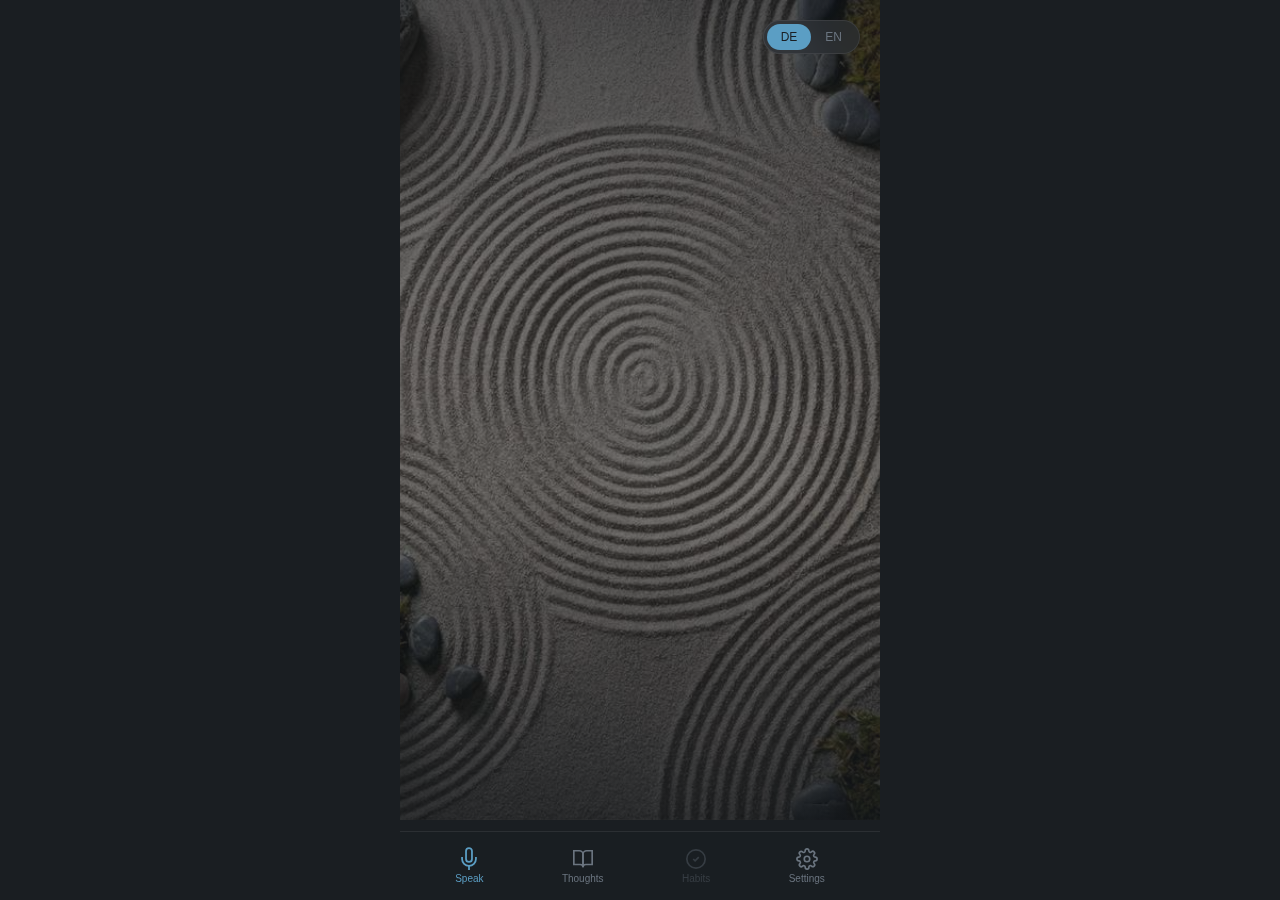
<file: index (5).html>
<!DOCTYPE html>
<html lang="en">
<head>
    <meta charset="UTF-8">
    <meta name="viewport" content="width=device-width, initial-scale=1.0, maximum-scale=1.0, user-scalable=no">
    <meta name="theme-color" content="#1a1e22">
    <meta name="apple-mobile-web-app-capable" content="yes">
    <link rel="manifest" href="manifest.json">
    <title>Speak</title>
    <link rel="preconnect" href="https://fonts.googleapis.com">
    <link rel="preconnect" href="https://fonts.gstatic.com" crossorigin>
    <link href="https://fonts.googleapis.com/css2?family=DM+Sans:opsz,wght@9..40,300;9..40,400;9..40,500;9..40,600&family=Spectral:ital,wght@0,300;0,400;0,500;1,300;1,400&display=swap" rel="stylesheet">
    <style>
:root{
    --bg-deep:#1a1e22;
    --bg-sand:#2a2f35;
    --bg-card:#262c33;
    --bg-card-hover:#2e353d;
    --bg-elevated:#333a42;
    --accent-primary:#5b9ec4;
    --accent-primary-soft:rgba(91,158,196,.15);
    --accent-primary-glow:rgba(91,158,196,.25);
    --accent-warm:#c4956b;
    --accent-warm-soft:rgba(196,149,107,.15);
    --accent-moss:#6a8a5a;
    --accent-moss-soft:rgba(106,138,90,.15);
    --tag-emotion:#7eb8da;
    --tag-emotion-bg:rgba(126,184,218,.12);
    --tag-poem:#b8a9cc;
    --tag-poem-bg:rgba(184,169,204,.12);
    --tag-task:#8ab88a;
    --tag-task-bg:rgba(138,184,138,.12);
    --tag-untagged:#788088;
    --tag-untagged-bg:rgba(120,128,136,.1);
    --mood-1:#c47a7a;
    --mood-2:#c4a07a;
    --mood-3:#b8b080;
    --mood-4:#8ab88a;
    --mood-5:#6aaa8a;
    --text-primary:#e8ecf0;
    --text-secondary:#9aa4b0;
    --text-muted:#6b7580;
    --border-subtle:rgba(255,255,255,.06);
    --glass-bg:rgba(26,30,34,.65);
    --glass-bg-light:rgba(42,47,53,.6);
    --glass-border:rgba(255,255,255,.08);
    --glass-blur:blur(24px) saturate(1.2);
    --radius-sm:10px;
    --radius-md:16px;
    --radius-lg:24px;
    --radius-full:999px;
    --font-display:'Spectral',Georgia,serif;
    --font-body:'DM Sans',-apple-system,sans-serif;
    --safe-bottom:env(safe-area-inset-bottom,0px)
}
*{margin:0;padding:0;box-sizing:border-box;-webkit-tap-highlight-color:transparent}
body{font-family:var(--font-body);background:var(--bg-deep);color:var(--text-primary);min-height:100dvh;overflow-x:hidden;-webkit-font-smoothing:antialiased}
.app{display:flex;flex-direction:column;min-height:100dvh;max-width:480px;margin:0 auto;position:relative}
.screen{display:none;flex:1;flex-direction:column;padding-bottom:80px;animation:fadeIn .3s ease}.screen.active{display:flex}
@keyframes fadeIn{from{opacity:0;transform:translateY(8px)}to{opacity:1;transform:translateY(0)}}
@keyframes softAppear{from{opacity:0;transform:translateY(6px)}to{opacity:1;transform:translateY(0)}}
@keyframes spin{to{transform:rotate(360deg)}}
@keyframes particleFly{0%{opacity:1;transform:translate(0,0) scale(1)}100%{opacity:0;transform:translate(var(--tx),var(--ty)) scale(0)}}

/* ---- TAB BAR (glassmorphism) ---- */
.tab-bar{position:fixed;bottom:0;left:50%;transform:translateX(-50%);width:100%;max-width:480px;display:flex;justify-content:space-around;align-items:center;padding:8px 16px calc(8px + var(--safe-bottom));background:var(--glass-bg);backdrop-filter:var(--glass-blur);-webkit-backdrop-filter:var(--glass-blur);border-top:1px solid var(--glass-border);z-index:100}
.tab-item{display:flex;flex-direction:column;align-items:center;gap:3px;padding:8px 16px;border:none;background:none;color:var(--text-muted);font-family:var(--font-body);font-size:10px;font-weight:500;cursor:pointer;transition:color .25s ease}
.tab-item:active{transform:scale(.92)}.tab-item.active{color:var(--accent-primary)}.tab-item.disabled{opacity:.35;pointer-events:none}
.tab-item svg{width:22px;height:22px}.tab-item.active svg{transform:scale(1.08)}

/* ---- SPEAK SCREEN (zen garden bg) ---- */
.speak-screen{display:flex;flex-direction:column;align-items:center;justify-content:center;flex:1;padding:40px 24px 100px;position:relative;overflow:hidden;background:url('[data-uri]') center/cover no-repeat;background-color:var(--bg-deep)}
.speak-screen::after{content:'';position:absolute;inset:0;background:linear-gradient(to bottom,rgba(20,24,28,.7) 0%,rgba(20,24,28,.55) 35%,rgba(20,24,28,.5) 60%,rgba(20,24,28,.8) 100%);pointer-events:none}
.speak-greeting{font-family:var(--font-display);font-size:24px;font-weight:400;font-style:italic;color:var(--text-primary);margin-bottom:6px;opacity:0;animation:softAppear .8s ease .2s forwards;position:relative;z-index:2;text-shadow:0 2px 12px rgba(0,0,0,.5)}
.speak-subtitle{font-size:14px;color:var(--text-secondary);margin-bottom:60px;opacity:0;animation:softAppear .8s ease .4s forwards;position:relative;z-index:2;text-shadow:0 1px 8px rgba(0,0,0,.5)}

/* Language toggle (glassmorphism) */
.lang-toggle{position:absolute;top:20px;right:20px;display:flex;background:var(--glass-bg-light);backdrop-filter:blur(16px) saturate(1.1);-webkit-backdrop-filter:blur(16px) saturate(1.1);border-radius:var(--radius-full);padding:3px;border:1px solid var(--glass-border);z-index:10}
.lang-btn{padding:6px 14px;border:none;background:none;color:var(--text-muted);font-family:var(--font-body);font-size:12px;font-weight:500;cursor:pointer;border-radius:var(--radius-full);transition:all .25s ease}.lang-btn.active{background:var(--accent-primary);color:var(--bg-deep)}

/* ---- SPEAK BUTTON: stone in sand ---- */
.speak-btn-container{position:relative;z-index:2;opacity:0;animation:softAppear .8s ease .6s forwards}

/* Sand ripple rings */
.sand-ripple{position:absolute;border-radius:50%;border:1px solid rgba(200,210,220,.08);pointer-events:none}
.sand-ripple:nth-child(1){inset:-20px;animation:sandDrift 6s ease-in-out infinite}
.sand-ripple:nth-child(2){inset:-44px;border-width:1px;animation:sandDrift 6s ease-in-out infinite .8s}
.sand-ripple:nth-child(3){inset:-70px;border-width:1px;opacity:.7;animation:sandDrift 6s ease-in-out infinite 1.6s}
.sand-ripple:nth-child(4){inset:-98px;border-width:1px;opacity:.4;animation:sandDrift 6s ease-in-out infinite 2.4s}
@keyframes sandDrift{0%,100%{transform:scale(1);opacity:1}50%{transform:scale(1.015);opacity:.5}}

.speak-btn{width:140px;height:140px;border-radius:50%;border:none;cursor:pointer;position:relative;z-index:2;display:flex;flex-direction:column;align-items:center;justify-content:center;gap:6px;
    /* Stone effect */
    background:radial-gradient(circle at 45% 40%,#6dafd0 0%,#5b9ec4 35%,#4a89ad 70%,#3d7595 100%);
    box-shadow:
        0 2px 4px rgba(255,255,255,.1) inset,
        0 -3px 6px rgba(0,0,0,.2) inset,
        0 8px 24px rgba(0,0,0,.5),
        0 2px 8px rgba(0,0,0,.3),
        0 20px 40px rgba(0,0,0,.25);
    color:#fff;transition:transform .2s ease,box-shadow .2s ease}
.speak-btn:active{transform:scale(.96)}
.speak-btn svg{width:30px;height:30px;opacity:.9;filter:drop-shadow(0 1px 2px rgba(0,0,0,.3))}
.speak-btn-label{font-size:15px;font-weight:500;font-family:var(--font-body);letter-spacing:.5px;text-shadow:0 1px 3px rgba(0,0,0,.3)}
.speak-btn.recording{
    background:radial-gradient(circle at 45% 40%,#d4a87c 0%,#c4956b 35%,#a87d55 70%,#8a6645 100%);
    box-shadow:0 2px 4px rgba(255,255,255,.1) inset,0 -3px 6px rgba(0,0,0,.2) inset,0 8px 24px rgba(0,0,0,.5),0 2px 8px rgba(0,0,0,.3),0 0 40px rgba(196,149,107,.25);
    animation:stoneGlow 2s ease-in-out infinite}
@keyframes stoneGlow{0%,100%{box-shadow:0 2px 4px rgba(255,255,255,.1) inset,0 -3px 6px rgba(0,0,0,.2) inset,0 8px 24px rgba(0,0,0,.5),0 2px 8px rgba(0,0,0,.3),0 0 30px rgba(196,149,107,.2)}50%{box-shadow:0 2px 4px rgba(255,255,255,.1) inset,0 -3px 6px rgba(0,0,0,.2) inset,0 8px 24px rgba(0,0,0,.5),0 2px 8px rgba(0,0,0,.3),0 0 50px rgba(196,149,107,.35)}}
.speak-btn.recording .sand-ripple{border-color:rgba(196,149,107,.12)}
.speak-timer{margin-top:32px;font-size:14px;color:var(--text-secondary);font-variant-numeric:tabular-nums;opacity:0;transition:opacity .3s ease;position:relative;z-index:2;text-shadow:0 1px 6px rgba(0,0,0,.5)}.speak-timer.visible{opacity:1}

/* ---- POST RECORD ---- */
.post-record-screen{padding:40px 24px 100px}
.post-record-step{display:none;flex-direction:column;align-items:center;animation:fadeIn .35s ease}.post-record-step.active{display:flex}
.step-label{font-family:var(--font-display);font-size:22px;font-weight:400;font-style:italic;color:var(--text-primary);margin-bottom:8px;text-align:center}
.step-sublabel{font-size:13px;color:var(--text-muted);margin-bottom:40px;text-align:center}
.mood-selector{display:flex;gap:12px;margin-bottom:32px}
.mood-btn{width:56px;height:56px;border-radius:50%;border:2px solid var(--border-subtle);background:var(--bg-card);font-size:24px;cursor:pointer;transition:all .25s ease;display:flex;align-items:center;justify-content:center}
.mood-btn:active{transform:scale(.92)}.mood-btn.selected{border-color:var(--accent-primary);background:var(--accent-primary-soft);transform:scale(1.1);box-shadow:0 4px 16px rgba(91,158,196,.2)}
.mood-btn[data-mood="1"].selected{border-color:var(--mood-1);background:rgba(196,122,122,.15)}
.mood-btn[data-mood="2"].selected{border-color:var(--mood-2);background:rgba(196,160,122,.15)}
.mood-btn[data-mood="3"].selected{border-color:var(--mood-3);background:rgba(184,176,128,.15)}
.mood-btn[data-mood="4"].selected{border-color:var(--mood-4);background:rgba(138,184,138,.15)}
.mood-btn[data-mood="5"].selected{border-color:var(--mood-5);background:rgba(106,170,138,.15)}
.tag-selector{display:flex;flex-wrap:wrap;gap:10px;justify-content:center;margin-bottom:32px}
.tag-btn{padding:10px 20px;border-radius:var(--radius-full);border:1.5px solid var(--border-subtle);background:var(--bg-card);color:var(--text-secondary);font-family:var(--font-body);font-size:14px;font-weight:500;cursor:pointer;transition:all .25s ease}
.tag-btn.selected{border-color:var(--tag-emotion);background:var(--tag-emotion-bg);color:var(--tag-emotion)}
.tag-btn[data-tag="poem"].selected{border-color:var(--tag-poem);background:var(--tag-poem-bg);color:var(--tag-poem)}
.tag-btn[data-tag="task"].selected{border-color:var(--tag-task);background:var(--tag-task-bg);color:var(--tag-task)}
.action-btn{padding:14px 32px;border-radius:var(--radius-full);border:none;font-family:var(--font-body);font-size:15px;font-weight:500;cursor:pointer;transition:all .2s ease;min-width:160px}
.action-btn:active{transform:scale(.96)}.action-btn.primary{background:var(--accent-primary);color:var(--bg-deep)}.action-btn.secondary{background:transparent;color:var(--text-muted);border:1px solid var(--border-subtle)}.action-btn.danger{background:var(--mood-1);color:#fff}.action-btn.warm{background:var(--accent-warm);color:var(--bg-deep)}
.btn-group{display:flex;flex-direction:column;gap:10px;align-items:center;width:100%;margin-top:8px}

/* ---- SUCCESS ---- */
.success-overlay{position:fixed;inset:0;display:none;align-items:center;justify-content:center;z-index:200;background:rgba(26,30,34,.85);backdrop-filter:blur(8px)}.success-overlay.visible{display:flex}
.success-content{display:flex;flex-direction:column;align-items:center;animation:successPop .5s cubic-bezier(.34,1.56,.64,1)}
@keyframes successPop{from{opacity:0;transform:scale(.8)}to{opacity:1;transform:scale(1)}}
.success-check{width:72px;height:72px;border-radius:50%;background:radial-gradient(circle at 45% 40%,#6dafd0,#4a89ad);display:flex;align-items:center;justify-content:center;margin-bottom:16px;box-shadow:0 8px 24px rgba(0,0,0,.4)}
.success-check svg{width:32px;height:32px;color:#fff;stroke-dasharray:40;stroke-dashoffset:40;animation:drawCheck .4s ease .3s forwards}
@keyframes drawCheck{to{stroke-dashoffset:0}}
.success-text{font-family:var(--font-display);font-size:18px;font-style:italic;opacity:0;animation:softAppear .4s ease .5s forwards}
.particle{position:fixed;width:6px;height:6px;border-radius:50%;pointer-events:none;z-index:201}

/* ---- THOUGHTS ---- */
.thoughts-screen{padding:20px 16px 100px}
.thoughts-header{display:flex;justify-content:space-between;align-items:center;margin-bottom:20px;padding:0 4px}
.thoughts-title{font-family:var(--font-display);font-size:24px;font-weight:400}
.view-toggle{display:flex;gap:4px;background:var(--bg-card);border-radius:var(--radius-sm);padding:3px}
.view-toggle-btn{padding:6px 10px;border:none;background:none;color:var(--text-muted);cursor:pointer;border-radius:8px;transition:all .2s ease;display:flex;align-items:center}.view-toggle-btn.active{background:var(--bg-elevated);color:var(--text-primary)}.view-toggle-btn svg{width:16px;height:16px}
.filter-bar{display:flex;gap:6px;margin-bottom:16px;overflow-x:auto;padding:0 4px 8px;scrollbar-width:none}.filter-bar::-webkit-scrollbar{display:none}
.filter-chip{padding:7px 14px;border-radius:var(--radius-full);border:1px solid var(--border-subtle);background:var(--bg-card);color:var(--text-muted);font-family:var(--font-body);font-size:12px;font-weight:500;cursor:pointer;white-space:nowrap;transition:all .2s ease;flex-shrink:0}
.filter-chip.active{border-color:var(--accent-primary);color:var(--accent-primary);background:var(--accent-primary-soft)}
.filter-chip[data-filter="emotion"].active{border-color:var(--tag-emotion);color:var(--tag-emotion);background:var(--tag-emotion-bg)}
.filter-chip[data-filter="poem"].active{border-color:var(--tag-poem);color:var(--tag-poem);background:var(--tag-poem-bg)}
.filter-chip[data-filter="task"].active{border-color:var(--tag-task);color:var(--tag-task);background:var(--tag-task-bg)}
.filter-icon-btn{width:34px;height:34px;border-radius:var(--radius-full);border:1px solid var(--border-subtle);background:var(--bg-card);color:var(--text-muted);cursor:pointer;display:flex;align-items:center;justify-content:center;flex-shrink:0;transition:all .2s ease;font-size:16px;padding:0}
.filter-icon-btn.active{border-color:var(--accent-primary);color:var(--accent-primary);background:var(--accent-primary-soft)}
.filter-icon-btn svg{width:16px;height:16px}
.hidden-date-input{position:absolute;opacity:0;width:0;height:0;pointer-events:none}
.search-bar{position:relative;margin-bottom:12px;padding:0 4px}
.search-input{width:100%;padding:10px 16px 10px 38px;background:var(--bg-card);border:1px solid var(--border-subtle);border-radius:var(--radius-full);color:var(--text-primary);font-family:var(--font-body);font-size:14px;outline:none}.search-input:focus{border-color:var(--accent-primary)}.search-input::placeholder{color:var(--text-muted)}
.search-icon{position:absolute;left:18px;top:50%;transform:translateY(-50%);width:16px;height:16px;color:var(--text-muted)}
.capture-list{display:flex;flex-direction:column;gap:10px}
.capture-card{background:var(--bg-card);border-radius:var(--radius-md);padding:16px;border:1px solid var(--border-subtle);cursor:pointer;transition:all .2s ease}.capture-card:active{background:var(--bg-card-hover);transform:scale(.99)}
.capture-card-header{display:flex;justify-content:space-between;align-items:center;margin-bottom:8px}.capture-card-date{font-size:12px;color:var(--text-muted)}.capture-card-mood{font-size:18px}
.capture-card-text{font-size:14px;line-height:1.6;color:var(--text-secondary);margin-bottom:10px;display:-webkit-box;-webkit-line-clamp:3;-webkit-box-orient:vertical;overflow:hidden}
.capture-card-tags{display:flex;gap:6px;flex-wrap:wrap}
.tag-pill{padding:3px 10px;border-radius:var(--radius-full);font-size:11px;font-weight:500}
.tag-pill.emotion{background:var(--tag-emotion-bg);color:var(--tag-emotion)}.tag-pill.poem{background:var(--tag-poem-bg);color:var(--tag-poem)}.tag-pill.task{background:var(--tag-task-bg);color:var(--tag-task)}.tag-pill.untagged{background:var(--tag-untagged-bg);color:var(--tag-untagged)}
.capture-list.list-view .capture-card{padding:12px 16px}.capture-list.list-view .capture-card-text{-webkit-line-clamp:1;margin-bottom:6px}
.date-group-label{font-family:var(--font-display);font-size:14px;color:var(--text-muted);padding:12px 4px 6px}
.empty-state{display:flex;flex-direction:column;align-items:center;padding:60px 24px;text-align:center}.empty-state-icon{font-size:48px;margin-bottom:16px;opacity:.4}.empty-state-text{font-family:var(--font-display);font-size:16px;color:var(--text-muted);line-height:1.6;font-style:italic}

/* ---- DETAIL ---- */
.detail-screen{padding:20px 16px 100px}
.detail-back{display:flex;align-items:center;gap:6px;padding:8px 0;border:none;background:none;color:var(--text-muted);font-family:var(--font-body);font-size:14px;cursor:pointer;margin-bottom:16px}.detail-back svg{width:18px;height:18px}
.detail-header{display:flex;justify-content:space-between;align-items:flex-start;margin-bottom:20px}.detail-date{font-size:13px;color:var(--text-muted)}.detail-mood{font-size:32px}
.detail-tags{display:flex;gap:6px;flex-wrap:wrap;margin-bottom:20px}
.detail-text{font-size:16px;line-height:1.8;white-space:pre-wrap;margin-bottom:32px}
.detail-actions{display:flex;gap:8px}
.detail-action-btn{flex:1;padding:12px 8px;border-radius:var(--radius-md);border:1px solid var(--border-subtle);background:var(--bg-card);color:var(--text-secondary);font-family:var(--font-body);font-size:12px;cursor:pointer;transition:all .2s ease;display:flex;align-items:center;justify-content:center;gap:5px}
.detail-action-btn:active{transform:scale(.96)}.detail-action-btn.danger{color:var(--mood-1);border-color:rgba(196,122,122,.2)}.detail-action-btn.refine{color:var(--accent-warm);border-color:rgba(196,149,107,.25)}
.detail-action-btn svg{width:15px;height:15px}

/* ---- MODALS ---- */
.modal-overlay{position:fixed;inset:0;display:none;align-items:center;justify-content:center;z-index:200;background:rgba(26,30,34,.85);backdrop-filter:blur(8px);padding:24px}.modal-overlay.visible{display:flex}
.modal-dialog{background:var(--bg-card);border-radius:var(--radius-lg);padding:24px;max-width:320px;width:100%;text-align:center;position:relative;border:1px solid var(--glass-border)}
.modal-title{font-family:var(--font-display);font-size:18px;margin-bottom:8px}.modal-text{font-size:14px;color:var(--text-secondary);line-height:1.5;margin-bottom:20px}
.modal-btns{display:flex;gap:10px}.modal-btns .action-btn{flex:1}
.modal-close-x{position:absolute;top:12px;right:12px;width:28px;height:28px;border-radius:50%;border:none;background:var(--bg-elevated);color:var(--text-muted);cursor:pointer;display:flex;align-items:center;justify-content:center}.modal-close-x svg{width:14px;height:14px}

/* ---- REFINE ---- */
.refine-overlay{position:fixed;top:0;bottom:0;left:50%;transform:translateX(-50%);width:100%;max-width:480px;z-index:150;display:none;flex-direction:column;background:var(--bg-deep)}.refine-overlay.visible{display:flex}
.refine-header{display:flex;justify-content:space-between;align-items:center;padding:16px 20px;border-bottom:1px solid var(--border-subtle)}
.refine-header-title{font-family:var(--font-display);font-size:16px}.refine-dismiss{border:none;background:none;color:var(--text-muted);font-family:var(--font-body);font-size:14px;cursor:pointer}
.refine-body{flex:1;padding:20px;overflow-y:auto}
.refine-label{font-size:11px;text-transform:uppercase;letter-spacing:1px;color:var(--text-muted);margin-bottom:8px}
.refine-original{font-size:14px;line-height:1.7;color:var(--text-muted);padding:16px;background:var(--bg-card);border-radius:var(--radius-md);margin-bottom:20px;white-space:pre-wrap}
.refine-refined{font-size:15px;line-height:1.7;padding:16px;background:var(--bg-card);border:1px solid rgba(196,149,107,.2);border-radius:var(--radius-md);margin-bottom:24px;white-space:pre-wrap}
.refine-loading{text-align:center;padding:40px;color:var(--text-muted)}.refine-loading-spinner{width:32px;height:32px;border:2px solid var(--border-subtle);border-top-color:var(--accent-warm);border-radius:50%;animation:spin .8s linear infinite;margin:0 auto 12px}
.refine-actions{display:flex;gap:10px;padding:0 20px 20px}.refine-actions .action-btn{flex:1}

/* ---- EDIT ---- */
.edit-modal{position:fixed;top:0;bottom:0;left:50%;transform:translateX(-50%);width:100%;max-width:480px;z-index:150;display:none;flex-direction:column;background:var(--bg-deep)}.edit-modal.visible{display:flex}
.edit-modal-header{display:flex;justify-content:space-between;align-items:center;padding:16px 20px;border-bottom:1px solid var(--border-subtle)}
.edit-modal-cancel{border:none;background:none;color:var(--text-muted);font-family:var(--font-body);font-size:14px;cursor:pointer}
.edit-modal-save{border:none;background:var(--accent-primary);color:var(--bg-deep);font-family:var(--font-body);font-size:14px;font-weight:500;padding:8px 20px;border-radius:var(--radius-full);cursor:pointer}
.edit-modal-title{font-family:var(--font-display);font-size:16px}
.edit-modal-body{flex:1;padding:20px;overflow-y:auto}
.edit-textarea{width:100%;min-height:200px;background:var(--bg-card);border:1px solid var(--border-subtle);border-radius:var(--radius-md);padding:16px;color:var(--text-primary);font-family:var(--font-body);font-size:15px;line-height:1.7;resize:vertical;outline:none;margin-bottom:20px}.edit-textarea:focus{border-color:var(--accent-primary)}
.edit-section-label{font-size:12px;color:var(--text-muted);margin-bottom:10px;text-transform:uppercase;letter-spacing:.5px}
.edit-mood-row{display:flex;gap:10px;margin-bottom:20px}
.edit-mood-btn{width:44px;height:44px;border-radius:50%;border:2px solid var(--border-subtle);background:var(--bg-card);font-size:20px;cursor:pointer;display:flex;align-items:center;justify-content:center;transition:all .2s ease}.edit-mood-btn.selected{border-color:var(--accent-primary);background:var(--accent-primary-soft);transform:scale(1.08)}
.edit-tag-row{display:flex;gap:8px;flex-wrap:wrap}
.edit-tag-btn{padding:8px 16px;border-radius:var(--radius-full);border:1.5px solid var(--border-subtle);background:var(--bg-card);color:var(--text-secondary);font-family:var(--font-body);font-size:13px;cursor:pointer;transition:all .2s ease}
.edit-tag-btn.selected{border-color:var(--tag-emotion);background:var(--tag-emotion-bg);color:var(--tag-emotion)}
.edit-tag-btn[data-tag="poem"].selected{border-color:var(--tag-poem);background:var(--tag-poem-bg);color:var(--tag-poem)}
.edit-tag-btn[data-tag="task"].selected{border-color:var(--tag-task);background:var(--tag-task-bg);color:var(--tag-task)}

/* ---- SETTINGS ---- */
.settings-screen{padding:20px 16px 100px}.settings-title{font-family:var(--font-display);font-size:24px;font-weight:400;margin-bottom:24px;padding:0 4px}
.settings-group{margin-bottom:24px}.settings-group-label{font-size:11px;text-transform:uppercase;letter-spacing:1px;color:var(--text-muted);padding:0 4px;margin-bottom:8px}
.settings-item{display:flex;justify-content:space-between;align-items:center;padding:14px 16px;background:var(--bg-card);border:1px solid var(--border-subtle)}
.settings-item:first-child{border-radius:var(--radius-md) var(--radius-md) 0 0}.settings-item:last-child{border-radius:0 0 var(--radius-md) var(--radius-md)}.settings-item:only-child{border-radius:var(--radius-md)}.settings-item+.settings-item{border-top:none}
.settings-item-left{display:flex;flex-direction:column;gap:2px}.settings-item-label{font-size:14px}.settings-item-sublabel{font-size:12px;color:var(--text-muted)}
.settings-item-right{color:var(--text-muted);font-size:13px;display:flex;align-items:center;gap:8px}
.settings-action-btn{width:36px;height:36px;border-radius:var(--radius-sm);border:1px solid var(--border-subtle);background:var(--bg-elevated);color:var(--accent-primary);cursor:pointer;display:flex;align-items:center;justify-content:center;transition:all .2s ease}.settings-action-btn:active{transform:scale(.92)}.settings-action-btn svg{width:18px;height:18px}
.settings-lang-toggle{display:flex;background:var(--bg-elevated);border-radius:var(--radius-full);padding:3px;border:1px solid var(--border-subtle)}
.settings-lang-btn{padding:5px 14px;border:none;background:none;color:var(--text-muted);font-family:var(--font-body);font-size:12px;font-weight:500;cursor:pointer;border-radius:var(--radius-full);transition:all .25s ease}.settings-lang-btn.active{background:var(--accent-primary);color:var(--bg-deep)}

/* ---- HABITS ---- */
.habits-screen{padding:20px 16px 100px;display:flex;flex-direction:column;align-items:center;justify-content:center;flex:1}
.habits-placeholder{text-align:center;padding:40px 24px}.habits-placeholder-icon{font-size:48px;opacity:.3;margin-bottom:16px}.habits-placeholder-text{font-family:var(--font-display);font-size:16px;font-style:italic;color:var(--text-muted);line-height:1.6}
    </style>
</head>
<body>
<div class="app">
    <!-- SPEAK -->
    <div id="speak-screen" class="screen active"><div class="speak-screen">
        <div class="lang-toggle"><button class="lang-btn active" data-lang="de-DE">DE</button><button class="lang-btn" data-lang="en-US">EN</button></div>
        <div class="speak-greeting" id="greeting-text">Take a moment</div>
        <div class="speak-subtitle">Speak what’s on your mind</div>
        <div class="speak-btn-container">
            <div class="sand-ripple"></div><div class="sand-ripple"></div><div class="sand-ripple"></div><div class="sand-ripple"></div>
            <button class="speak-btn" id="speak-btn"><svg viewBox="0 0 24 24" fill="none" stroke="currentColor" stroke-width="1.5" stroke-linecap="round"><path d="M12 1a3 3 0 0 0-3 3v8a3 3 0 0 0 6 0V4a3 3 0 0 0-3-3z"/><path d="M19 10v2a7 7 0 0 1-14 0v-2"/><line x1="12" y1="19" x2="12" y2="23"/><line x1="8" y1="23" x2="16" y2="23"/></svg><span class="speak-btn-label">Speak</span></button>
        </div>
        <div class="speak-timer" id="speak-timer">0:00</div>
    </div></div>

    <!-- POST-RECORDING -->
    <div id="post-record-screen" class="screen"><div class="post-record-screen">
        <div class="post-record-step active" id="mood-step">
            <div class="step-label">How are you feeling?</div><div class="step-sublabel">Rate your current mood or skip</div>
            <div class="mood-selector"><button class="mood-btn" data-mood="1">😢</button><button class="mood-btn" data-mood="2">😕</button><button class="mood-btn" data-mood="3">😐</button><button class="mood-btn" data-mood="4">🙂</button><button class="mood-btn" data-mood="5">😊</button></div>
            <div class="btn-group"><button class="action-btn primary" id="mood-next">Continue</button><button class="action-btn secondary" id="mood-skip">Skip</button></div>
        </div>
        <div class="post-record-step" id="tag-step">
            <div class="step-label">What kind of thought?</div><div class="step-sublabel">Select one or more, or skip</div>
            <div class="tag-selector"><button class="tag-btn" data-tag="emotion">Emotion</button><button class="tag-btn" data-tag="poem">Poem</button><button class="tag-btn" data-tag="task">Task</button></div>
            <div class="btn-group"><button class="action-btn primary" id="tag-save">Save</button><button class="action-btn secondary" id="tag-skip">Skip &amp; Save</button></div>
        </div>
    </div></div>

    <!-- THOUGHTS -->
    <div id="thoughts-screen" class="screen"><div class="thoughts-screen">
        <div class="thoughts-header"><div class="thoughts-title">Thoughts</div>
            <div class="view-toggle"><button class="view-toggle-btn active" data-view="feed"><svg viewBox="0 0 24 24" fill="none" stroke="currentColor" stroke-width="2"><rect x="3" y="3" width="18" height="6" rx="2"/><rect x="3" y="13" width="18" height="8" rx="2"/></svg></button><button class="view-toggle-btn" data-view="list"><svg viewBox="0 0 24 24" fill="none" stroke="currentColor" stroke-width="2"><line x1="8" y1="6" x2="21" y2="6"/><line x1="8" y1="12" x2="21" y2="12"/><line x1="8" y1="18" x2="21" y2="18"/><circle cx="4" cy="6" r="1" fill="currentColor"/><circle cx="4" cy="12" r="1" fill="currentColor"/><circle cx="4" cy="18" r="1" fill="currentColor"/></svg></button></div>
        </div>
        <div class="search-bar"><svg class="search-icon" viewBox="0 0 24 24" fill="none" stroke="currentColor" stroke-width="2"><circle cx="11" cy="11" r="8"/><line x1="21" y1="21" x2="16.65" y2="16.65"/></svg><input type="text" class="search-input" id="search-input" placeholder="Search your thoughts..."></div>
        <div class="filter-bar">
            <button class="filter-chip active" data-filter="all">All</button><button class="filter-chip" data-filter="emotion">Emotion</button><button class="filter-chip" data-filter="poem">Poem</button><button class="filter-chip" data-filter="task">Task</button><button class="filter-chip" data-filter="untagged">Untagged</button>
            <button class="filter-icon-btn" id="mood-filter-btn" title="Filter by mood"><svg viewBox="0 0 24 24" fill="none" stroke="currentColor" stroke-width="1.8" stroke-linecap="round"><circle cx="12" cy="12" r="10"/><path d="M8 14s1.5 2 4 2 4-2 4-2"/><line x1="9" y1="9" x2="9.01" y2="9"/><line x1="15" y1="9" x2="15.01" y2="9"/></svg></button>
            <button class="filter-icon-btn" id="date-picker-btn" title="Filter by date"><svg viewBox="0 0 24 24" fill="none" stroke="currentColor" stroke-width="1.8" stroke-linecap="round"><rect x="3" y="4" width="18" height="18" rx="2"/><line x1="16" y1="2" x2="16" y2="6"/><line x1="8" y1="2" x2="8" y2="6"/><line x1="3" y1="10" x2="21" y2="10"/></svg></button>
            <input type="date" class="hidden-date-input" id="date-filter-input">
        </div>
        <div class="capture-list" id="capture-list"></div>
    </div></div>

    <!-- DETAIL -->
    <div id="detail-screen" class="screen"><div class="detail-screen">
        <button class="detail-back" id="detail-back"><svg viewBox="0 0 24 24" fill="none" stroke="currentColor" stroke-width="2" stroke-linecap="round"><polyline points="15 18 9 12 15 6"/></svg>Back</button>
        <div class="detail-header"><div class="detail-date" id="detail-date"></div><div class="detail-mood" id="detail-mood"></div></div>
        <div class="detail-tags" id="detail-tags"></div>
        <div class="detail-text" id="detail-text"></div>
        <div class="detail-actions">
            <button class="detail-action-btn refine" id="detail-refine"><svg viewBox="0 0 24 24" fill="none" stroke="currentColor" stroke-width="2" stroke-linecap="round"><path d="M12 20h9"/><path d="M16.5 3.5a2.12 2.12 0 0 1 3 3L7 19l-4 1 1-4z"/></svg>Refine</button>
            <button class="detail-action-btn" id="detail-edit"><svg viewBox="0 0 24 24" fill="none" stroke="currentColor" stroke-width="2" stroke-linecap="round"><path d="M11 4H4a2 2 0 0 0-2 2v14a2 2 0 0 0 2 2h14a2 2 0 0 0 2-2v-7"/><path d="M18.5 2.5a2.12 2.12 0 0 1 3 3L12 15l-4 1 1-4z"/></svg>Edit</button>
            <button class="detail-action-btn danger" id="detail-delete"><svg viewBox="0 0 24 24" fill="none" stroke="currentColor" stroke-width="2" stroke-linecap="round"><polyline points="3 6 5 6 21 6"/><path d="M19 6v14a2 2 0 0 1-2 2H7a2 2 0 0 1-2-2V6m3 0V4a2 2 0 0 1 2-2h4a2 2 0 0 1 2 2v2"/></svg>Delete</button>
        </div>
    </div></div>

    <!-- HABITS -->
    <div id="habits-screen" class="screen"><div class="habits-screen"><div class="habits-placeholder"><div class="habits-placeholder-icon">🌱</div><div class="habits-placeholder-text">Habits &amp; reminders<br>coming soon</div></div></div></div>

    <!-- SETTINGS -->
    <div id="settings-screen" class="screen"><div class="settings-screen">
        <div class="settings-title">Settings</div>
        <div class="settings-group"><div class="settings-group-label">Data</div>
            <div class="settings-item"><div class="settings-item-left"><div class="settings-item-label">Export all data</div><div class="settings-item-sublabel" id="last-backup">Never backed up</div></div><div class="settings-item-right"><button class="settings-action-btn" id="export-btn" title="Download backup"><svg viewBox="0 0 24 24" fill="none" stroke="currentColor" stroke-width="2" stroke-linecap="round"><path d="M21 15v4a2 2 0 0 1-2 2H5a2 2 0 0 1-2-2v-4"/><polyline points="7 10 12 15 17 10"/><line x1="12" y1="15" x2="12" y2="3"/></svg></button></div></div>
        </div>
        <div class="settings-group"><div class="settings-group-label">AI Refinement</div>
            <div class="settings-item"><div class="settings-item-left"><div class="settings-item-label">Gemini API Key</div><div class="settings-item-sublabel" id="api-key-status">Not configured</div></div><div class="settings-item-right"><button class="settings-action-btn" id="api-key-btn" title="Set API key"><svg viewBox="0 0 24 24" fill="none" stroke="currentColor" stroke-width="2" stroke-linecap="round"><rect x="3" y="11" width="18" height="11" rx="2"/><path d="M7 11V7a5 5 0 0 1 10 0v4"/></svg></button></div></div>
        </div>
        <div class="settings-group"><div class="settings-group-label">Default Language</div>
            <div class="settings-item"><div class="settings-item-left"><div class="settings-item-label">Speech recognition</div><div class="settings-item-sublabel">Can be changed per recording</div></div><div class="settings-item-right"><div class="settings-lang-toggle" id="settings-lang-toggle"><button class="settings-lang-btn active" data-lang="de-DE">DE</button><button class="settings-lang-btn" data-lang="en-US">EN</button></div></div></div>
        </div>
        <div class="settings-group"><div class="settings-group-label">About</div>
            <div class="settings-item"><div class="settings-item-left"><div class="settings-item-label">Version</div></div><div class="settings-item-right">1.2.0</div></div>
            <div class="settings-item"><div class="settings-item-left"><div class="settings-item-label">Total captures</div></div><div class="settings-item-right" id="total-captures">0</div></div>
        </div>
    </div></div>

    <!-- TAB BAR -->
    <nav class="tab-bar">
        <button class="tab-item active" data-screen="speak-screen"><svg viewBox="0 0 24 24" fill="none" stroke="currentColor" stroke-width="1.8"><path d="M12 1a3 3 0 0 0-3 3v8a3 3 0 0 0 6 0V4a3 3 0 0 0-3-3z"/><path d="M19 10v2a7 7 0 0 1-14 0v-2"/><line x1="12" y1="19" x2="12" y2="23"/></svg>Speak</button>
        <button class="tab-item" data-screen="thoughts-screen"><svg viewBox="0 0 24 24" fill="none" stroke="currentColor" stroke-width="1.8"><path d="M2 3h6a4 4 0 0 1 4 4v14a3 3 0 0 0-3-3H2z"/><path d="M22 3h-6a4 4 0 0 0-4 4v14a3 3 0 0 1 3-3h7z"/></svg>Thoughts</button>
        <button class="tab-item disabled" data-screen="habits-screen"><svg viewBox="0 0 24 24" fill="none" stroke="currentColor" stroke-width="1.8"><circle cx="12" cy="12" r="10"/><path d="M9 12l2 2 4-4"/></svg>Habits</button>
        <button class="tab-item" data-screen="settings-screen"><svg viewBox="0 0 24 24" fill="none" stroke="currentColor" stroke-width="1.8"><circle cx="12" cy="12" r="3"/><path d="M19.4 15a1.65 1.65 0 0 0 .33 1.82l.06.06a2 2 0 0 1-2.83 2.83l-.06-.06a1.65 1.65 0 0 0-1.82-.33 1.65 1.65 0 0 0-1 1.51V21a2 2 0 0 1-4 0v-.09A1.65 1.65 0 0 0 9 19.4a1.65 1.65 0 0 0-1.82.33l-.06.06a2 2 0 0 1-2.83-2.83l.06-.06A1.65 1.65 0 0 0 4.68 15a1.65 1.65 0 0 0-1.51-1H3a2 2 0 0 1 0-4h.09A1.65 1.65 0 0 0 4.6 9a1.65 1.65 0 0 0-.33-1.82l-.06-.06a2 2 0 0 1 2.83-2.83l.06.06A1.65 1.65 0 0 0 9 4.68a1.65 1.65 0 0 0 1-1.51V3a2 2 0 0 1 4 0v.09a1.65 1.65 0 0 0 1 1.51 1.65 1.65 0 0 0 1.82-.33l.06-.06a2 2 0 0 1 2.83 2.83l-.06.06A1.65 1.65 0 0 0 19.4 9a1.65 1.65 0 0 0 1.51 1H21a2 2 0 0 1 0 4h-.09a1.65 1.65 0 0 0-1.51 1z"/></svg>Settings</button>
    </nav>

    <!-- OVERLAYS -->
    <div class="success-overlay" id="success-overlay"><div class="success-content"><div class="success-check"><svg viewBox="0 0 24 24" fill="none" stroke="currentColor" stroke-width="2.5" stroke-linecap="round"><polyline points="6 12 10 16 18 8"/></svg></div><div class="success-text">Saved</div></div></div>
    <div class="modal-overlay" id="confirm-overlay"><div class="modal-dialog"><button class="modal-close-x" id="confirm-close-x"><svg viewBox="0 0 24 24" fill="none" stroke="currentColor" stroke-width="2.5" stroke-linecap="round"><line x1="18" y1="6" x2="6" y2="18"/><line x1="6" y1="6" x2="18" y2="18"/></svg></button><div class="modal-title">Delete this thought?</div><div class="modal-text">This action cannot be undone.</div><div class="modal-btns"><button class="action-btn secondary" id="confirm-cancel">Cancel</button><button class="action-btn danger" id="confirm-action">Delete</button></div></div></div>
    <div class="modal-overlay" id="mood-filter-overlay"><div class="modal-dialog"><button class="modal-close-x" id="mood-modal-close-x"><svg viewBox="0 0 24 24" fill="none" stroke="currentColor" stroke-width="2.5" stroke-linecap="round"><line x1="18" y1="6" x2="6" y2="18"/><line x1="6" y1="6" x2="18" y2="18"/></svg></button><div class="modal-title">Filter by mood</div><div style="display:flex;gap:10px;justify-content:center;margin:20px 0 16px;flex-wrap:wrap;"><button class="mood-btn mood-filter-opt" data-mood="0" style="font-size:12px;color:var(--text-muted);width:48px;height:48px;">All</button><button class="mood-btn mood-filter-opt" data-mood="1">😢</button><button class="mood-btn mood-filter-opt" data-mood="2">😕</button><button class="mood-btn mood-filter-opt" data-mood="3">😐</button><button class="mood-btn mood-filter-opt" data-mood="4">🙂</button><button class="mood-btn mood-filter-opt" data-mood="5">😊</button></div><button class="action-btn secondary" id="mood-modal-close" style="width:100%;">Close</button></div></div>
    <div class="edit-modal" id="edit-modal"><div class="edit-modal-header"><button class="edit-modal-cancel" id="edit-cancel">Cancel</button><div class="edit-modal-title">Edit</div><button class="edit-modal-save" id="edit-save">Save</button></div><div class="edit-modal-body"><textarea class="edit-textarea" id="edit-text-input"></textarea><div class="edit-section-label">Mood</div><div class="edit-mood-row" id="edit-mood-row"><button class="edit-mood-btn" data-mood="1">😢</button><button class="edit-mood-btn" data-mood="2">😕</button><button class="edit-mood-btn" data-mood="3">😐</button><button class="edit-mood-btn" data-mood="4">🙂</button><button class="edit-mood-btn" data-mood="5">😊</button><button class="edit-mood-btn" data-mood="0" style="font-size:12px;color:var(--text-muted);">None</button></div><div class="edit-section-label">Tags</div><div class="edit-tag-row" id="edit-tag-row"><button class="edit-tag-btn" data-tag="emotion">Emotion</button><button class="edit-tag-btn" data-tag="poem">Poem</button><button class="edit-tag-btn" data-tag="task">Task</button></div></div></div>
    <div class="refine-overlay" id="refine-overlay"><div class="refine-header"><button class="refine-dismiss" id="refine-dismiss">Cancel</button><div class="refine-header-title">Refine</div><div style="width:50px;"></div></div><div class="refine-body" id="refine-body"></div><div class="refine-actions" id="refine-actions" style="display:none;"><button class="action-btn secondary" id="refine-reject">Dismiss</button><button class="action-btn warm" id="refine-accept">Accept</button></div></div>
</div>
<script>
const MOODS={1:'\u{1f622}',2:'\u{1f615}',3:'\u{1f610}',4:'\u{1f642}',5:'\u{1f60a}'};
const STORAGE_KEY='speak_captures',SETTINGS_KEY='speak_settings';
const SMILEY_SVG='<svg viewBox="0 0 24 24" fill="none" stroke="currentColor" stroke-width="1.8" stroke-linecap="round"><circle cx="12" cy="12" r="10"/><path d="M8 14s1.5 2 4 2 4-2 4-2"/><line x1="9" y1="9" x2="9.01" y2="9"/><line x1="15" y1="9" x2="15.01" y2="9"/></svg>';
let captures=JSON.parse(localStorage.getItem(STORAGE_KEY)||'[]');
let settings=JSON.parse(localStorage.getItem(SETTINGS_KEY)||'{}');
if(!settings.defaultLang)settings.defaultLang='de-DE';
if(!settings.lastBackup)settings.lastBackup=null;
if(!settings.geminiApiKey)settings.geminiApiKey='';
let currentCapture={text:'',mood:null,tags:[]},currentDetailId=null,currentFilter='all',currentMoodFilter=0,currentDateFilter=null,currentView='feed',searchQuery='';
let isRecording=false,recognition=null,recordingTimer=null,recordingSeconds=0;

function cleanupTranscript(r){if(!r||!r.trim())return r;let t=r.trim();t=t.charAt(0).toUpperCase()+t.slice(1);if(!/[.!?]$/.test(t))t+='.';t=t.replace(/([.!?])\s+([a-z\u00e4\u00f6\u00fc\u00df])/g,(m,p,c)=>p+' '+c.toUpperCase());t=t.replace(/\bi\b(?=\s|'|$)/g,'I');return t;}

async function refineText(raw,lang){
    if(!settings.geminiApiKey)return localRefine(raw);
    try{
        const ln=lang&&lang.startsWith('de')?'German':'English';
        const prompt=`You are a text editor. The following is a voice transcription in ${ln}. Fix punctuation, capitalization, sentence structure, and speech recognition errors. Keep the original meaning and personal tone. Respond ONLY with corrected text.\n\nOriginal:\n${raw}`;
        const r=await fetch('https://generativelanguage.googleapis.com/v1beta/models/gemini-2.0-flash:generateContent?key='+settings.geminiApiKey,{method:'POST',headers:{'Content-Type':'application/json'},body:JSON.stringify({contents:[{parts:[{text:prompt}]}]})});
        if(!r.ok)throw new Error('API '+r.status);const d=await r.json();const txt=d.candidates?.[0]?.content?.parts?.[0]?.text;if(txt)return txt.trim();throw new Error('No result');
    }catch(e){console.warn('Gemini failed:',e);return localRefine(raw);}
}
function localRefine(t){let r=t.trim();r=r.charAt(0).toUpperCase()+r.slice(1);if(!/[.!?]$/.test(r))r+='.';r=r.replace(/([.!?])\s+([a-z\u00e4\u00f6\u00fc\u00df])/g,(m,p,c)=>p+' '+c.toUpperCase());r=r.replace(/\bi\b(?=\s|'|$)/g,'I');r=r.replace(/\s{2,}/g,' ');return r;}

const screens=document.querySelectorAll('.screen'),tabItems=document.querySelectorAll('.tab-item');
function showScreen(id){screens.forEach(s=>s.classList.remove('active'));document.getElementById(id).classList.add('active');tabItems.forEach(t=>t.classList.toggle('active',t.dataset.screen===id));if(id==='thoughts-screen')renderCaptures();if(id==='settings-screen')updateSettingsUI();}
tabItems.forEach(tab=>{tab.addEventListener('click',()=>{if(!tab.classList.contains('disabled'))showScreen(tab.dataset.screen);});});

(function(){const h=new Date().getHours(),el=document.getElementById('greeting-text');if(h<6)el.textContent='Late night thoughts?';else if(h<12)el.textContent='Good morning';else if(h<17)el.textContent='Good afternoon';else if(h<21)el.textContent='Good evening';else el.textContent='Time to reflect';})();

const langBtns=document.querySelectorAll('.speak-screen .lang-btn');let currentLang=settings.defaultLang;
langBtns.forEach(b=>b.classList.toggle('active',b.dataset.lang===currentLang));
langBtns.forEach(btn=>{btn.addEventListener('click',()=>{langBtns.forEach(b=>b.classList.remove('active'));btn.classList.add('active');currentLang=btn.dataset.lang;if(isRecording&&recognition){recognition.lang=currentLang;recognition.stop();setTimeout(()=>recognition.start(),200);}});});

const SR=window.SpeechRecognition||window.webkitSpeechRecognition;
const speakBtn=document.getElementById('speak-btn'),timerEl=document.getElementById('speak-timer');
if(!SR){speakBtn.addEventListener('click',()=>{const t=prompt('Speech recognition not available.\nType your thought:');if(t&&t.trim()){currentCapture.text=cleanupTranscript(t.trim());showPostRecordFlow();}});}
else{
const isMobile=/Android|iPhone|iPad|iPod/i.test(navigator.userAgent);
let fT='',iT='',restartTimeout=null;
function createRecognition(){
const r=new SR();r.continuous=!isMobile;r.interimResults=true;r.lang=currentLang;
r.onstart=()=>{isRecording=true;speakBtn.classList.add('recording');speakBtn.querySelector('.speak-btn-label').textContent='Stop';timerEl.classList.add('visible');recordingSeconds=0;updateTimer();recordingTimer=setInterval(()=>{recordingSeconds++;updateTimer();},1000);};
r.onresult=e=>{iT='';for(let i=e.resultIndex;i<e.results.length;i++){if(e.results[i].isFinal)fT+=e.results[i][0].transcript+' ';else iT+=e.results[i][0].transcript;}};
r.onerror=e=>{console.warn('Speech error:',e.error);if(e.error==='no-speech'){if(isRecording){restartTimeout=setTimeout(()=>{try{recognition.start();}catch(ex){}},100);}return;}if(e.error==='not-allowed'||e.error==='service-not-allowed'){isRecording=false;clearInterval(recordingTimer);speakBtn.classList.remove('recording');speakBtn.querySelector('.speak-btn-label').textContent='Speak';timerEl.classList.remove('visible');const t=prompt('Microphone access denied or speech not available.\nYou can type your thought instead:');if(t&&t.trim()){currentCapture.text=cleanupTranscript(t.trim());showPostRecordFlow();}return;}if(e.error==='aborted')return;isRecording=false;clearInterval(recordingTimer);speakBtn.classList.remove('recording');speakBtn.querySelector('.speak-btn-label').textContent='Speak';timerEl.classList.remove('visible');};
r.onend=()=>{if(isRecording){restartTimeout=setTimeout(()=>{try{recognition.start();}catch(ex){isRecording=false;clearInterval(recordingTimer);speakBtn.classList.remove('recording');speakBtn.querySelector('.speak-btn-label').textContent='Speak';timerEl.classList.remove('visible');const t=(fT+iT).trim();fT='';iT='';if(t){currentCapture.text=cleanupTranscript(t);showPostRecordFlow();}}},100);return;}clearInterval(recordingTimer);speakBtn.classList.remove('recording');speakBtn.querySelector('.speak-btn-label').textContent='Speak';timerEl.classList.remove('visible');const t=(fT+iT).trim();fT='';iT='';if(t){currentCapture.text=cleanupTranscript(t);showPostRecordFlow();}};
return r;}
recognition=createRecognition();
async function startRecording(){fT='';iT='';if(restartTimeout){clearTimeout(restartTimeout);restartTimeout=null;}
try{const stream=await navigator.mediaDevices.getUserMedia({audio:true});stream.getTracks().forEach(t=>t.stop());recognition=createRecognition();recognition.lang=currentLang;recognition.start();}
catch(e){console.warn('Mic permission error:',e);const t=prompt('Could not access microphone.\nYou can type your thought instead:');if(t&&t.trim()){currentCapture.text=cleanupTranscript(t.trim());showPostRecordFlow();}}}
speakBtn.addEventListener('click',()=>{if(isRecording){isRecording=false;if(restartTimeout){clearTimeout(restartTimeout);restartTimeout=null;}try{recognition.stop();}catch(e){}}else{startRecording();}});}
function updateTimer(){const m=Math.floor(recordingSeconds/60),s=recordingSeconds%60;timerEl.textContent=m+':'+String(s).padStart(2,'0');}

function showPostRecordFlow(){currentCapture.mood=null;currentCapture.tags=[];showScreen('post-record-screen');document.getElementById('mood-step').classList.add('active');document.getElementById('tag-step').classList.remove('active');document.querySelectorAll('#mood-step .mood-btn').forEach(b=>b.classList.remove('selected'));document.querySelectorAll('#tag-step .tag-btn').forEach(b=>b.classList.remove('selected'));}
document.querySelectorAll('#mood-step .mood-btn').forEach(btn=>{btn.addEventListener('click',()=>{document.querySelectorAll('#mood-step .mood-btn').forEach(b=>b.classList.remove('selected'));btn.classList.add('selected');currentCapture.mood=parseInt(btn.dataset.mood);});});
document.getElementById('mood-next').addEventListener('click',()=>{document.getElementById('mood-step').classList.remove('active');document.getElementById('tag-step').classList.add('active');});
document.getElementById('mood-skip').addEventListener('click',()=>{currentCapture.mood=null;document.getElementById('mood-step').classList.remove('active');document.getElementById('tag-step').classList.add('active');});
document.querySelectorAll('#tag-step .tag-btn').forEach(btn=>{btn.addEventListener('click',()=>btn.classList.toggle('selected'));});
document.getElementById('tag-save').addEventListener('click',()=>{const tags=[];document.querySelectorAll('#tag-step .tag-btn.selected').forEach(b=>tags.push(b.dataset.tag));currentCapture.tags=tags;saveCapture();});
document.getElementById('tag-skip').addEventListener('click',()=>{currentCapture.tags=[];saveCapture();});

function saveCapture(){captures.unshift({id:Date.now().toString(36)+Math.random().toString(36).substr(2,5),text:currentCapture.text,mood:currentCapture.mood,tags:currentCapture.tags,lang:currentLang,createdAt:new Date().toISOString()});localStorage.setItem(STORAGE_KEY,JSON.stringify(captures));const o=document.getElementById('success-overlay');o.classList.add('visible');createParticles();setTimeout(()=>{o.classList.remove('visible');showScreen('speak-screen');currentCapture={text:'',mood:null,tags:[]};},1600);}
function createParticles(){const c=['#5b9ec4','#8ab88a','#b8a9cc','#c4956b','#6aaa8a'];for(let i=0;i<12;i++){const p=document.createElement('div');p.className='particle';p.style.background=c[Math.floor(Math.random()*c.length)];p.style.left='50%';p.style.top='50%';const a=(Math.PI*2*i)/12,d=80+Math.random()*60;p.style.setProperty('--tx',Math.cos(a)*d+'px');p.style.setProperty('--ty',Math.sin(a)*d+'px');p.style.animation='particleFly .8s cubic-bezier(.25,.46,.45,.94) forwards';p.style.animationDelay=Math.random()*.2+'s';document.body.appendChild(p);setTimeout(()=>p.remove(),1200);}}

function renderCaptures(){const list=document.getElementById('capture-list');let f=[...captures];if(currentFilter==='untagged')f=f.filter(c=>!c.tags||c.tags.length===0);else if(currentFilter!=='all')f=f.filter(c=>c.tags&&c.tags.includes(currentFilter));if(currentMoodFilter>0)f=f.filter(c=>c.mood===currentMoodFilter);if(currentDateFilter)f=f.filter(c=>c.createdAt.startsWith(currentDateFilter));if(searchQuery){const q=searchQuery.toLowerCase();f=f.filter(c=>c.text.toLowerCase().includes(q));}list.className='capture-list'+(currentView==='list'?' list-view':'');if(!f.length){list.innerHTML='<div class="empty-state"><div class="empty-state-icon">\u{1f4ad}</div><div class="empty-state-text">'+(captures.length===0?'No thoughts yet.<br>Press Speak to begin.':'No matching thoughts found.')+'</div></div>';return;}let h='',lg='';f.forEach(c=>{const d=new Date(c.createdAt),dg=getDateGroup(d);if(currentView==='list'&&dg!==lg){h+='<div class="date-group-label">'+dg+'</div>';lg=dg;}const me=c.mood?MOODS[c.mood]:'',pv=c.text.substring(0,currentView==='list'?80:150);const tg=(c.tags&&c.tags.length>0)?c.tags.map(t=>'<span class="tag-pill '+t+'">'+t.charAt(0).toUpperCase()+t.slice(1)+'</span>').join(''):'<span class="tag-pill untagged">Untagged</span>';h+='<div class="capture-card" data-id="'+c.id+'"><div class="capture-card-header"><div class="capture-card-date">'+formatDate(d)+'</div><div class="capture-card-mood">'+me+'</div></div><div class="capture-card-text">'+escapeHtml(pv)+(c.text.length>pv.length?'...':'')+'</div><div class="capture-card-tags">'+tg+'</div></div>';});list.innerHTML=h;list.querySelectorAll('.capture-card').forEach(card=>card.addEventListener('click',()=>openDetail(card.dataset.id)));}
function getDateGroup(d){const t=new Date(),y=new Date(t);y.setDate(y.getDate()-1);if(d.toDateString()===t.toDateString())return'Today';if(d.toDateString()===y.toDateString())return'Yesterday';return d.toLocaleDateString('en-US',{month:'short',day:'numeric',year:'numeric'});}
function formatDate(d){const t=new Date(),y=new Date(t);y.setDate(y.getDate()-1);let s;if(d.toDateString()===t.toDateString())s='Today';else if(d.toDateString()===y.toDateString())s='Yesterday';else s=d.toLocaleDateString('en-US',{month:'short',day:'numeric'});return s+' \u00b7 '+d.toLocaleTimeString('en-US',{hour:'numeric',minute:'2-digit'});}
function escapeHtml(s){const d=document.createElement('div');d.textContent=s;return d.innerHTML;}

document.querySelectorAll('.filter-chip').forEach(chip=>{chip.addEventListener('click',()=>{document.querySelectorAll('.filter-chip').forEach(c=>c.classList.remove('active'));chip.classList.add('active');currentFilter=chip.dataset.filter;renderCaptures();});});
document.querySelectorAll('.view-toggle-btn').forEach(btn=>{btn.addEventListener('click',()=>{document.querySelectorAll('.view-toggle-btn').forEach(b=>b.classList.remove('active'));btn.classList.add('active');currentView=btn.dataset.view;renderCaptures();});});
document.getElementById('search-input').addEventListener('input',e=>{searchQuery=e.target.value;renderCaptures();});
document.getElementById('date-picker-btn').addEventListener('click',()=>{const i=document.getElementById('date-filter-input');i.showPicker?i.showPicker():i.click();});
document.getElementById('date-filter-input').addEventListener('change',e=>{currentDateFilter=e.target.value||null;document.getElementById('date-picker-btn').classList.toggle('active',!!currentDateFilter);renderCaptures();});
const mfBtn=document.getElementById('mood-filter-btn'),mfOvl=document.getElementById('mood-filter-overlay');
mfBtn.addEventListener('click',()=>mfOvl.classList.add('visible'));
document.getElementById('mood-modal-close').addEventListener('click',()=>mfOvl.classList.remove('visible'));
document.getElementById('mood-modal-close-x').addEventListener('click',()=>mfOvl.classList.remove('visible'));
document.querySelectorAll('.mood-filter-opt').forEach(btn=>{btn.addEventListener('click',()=>{currentMoodFilter=parseInt(btn.dataset.mood);if(currentMoodFilter>0){mfBtn.innerHTML=MOODS[currentMoodFilter];mfBtn.classList.add('active');}else{mfBtn.innerHTML=SMILEY_SVG;mfBtn.classList.remove('active');}mfOvl.classList.remove('visible');renderCaptures();});});

function openDetail(id){const c=captures.find(x=>x.id===id);if(!c)return;currentDetailId=id;document.getElementById('detail-date').textContent=formatDate(new Date(c.createdAt));document.getElementById('detail-mood').textContent=c.mood?MOODS[c.mood]:'';document.getElementById('detail-text').textContent=c.text;const tc=document.getElementById('detail-tags');tc.innerHTML=(c.tags&&c.tags.length>0)?c.tags.map(t=>'<span class="tag-pill '+t+'">'+t.charAt(0).toUpperCase()+t.slice(1)+'</span>').join(''):'<span class="tag-pill untagged">Untagged</span>';screens.forEach(s=>s.classList.remove('active'));document.getElementById('detail-screen').classList.add('active');}
document.getElementById('detail-back').addEventListener('click',()=>showScreen('thoughts-screen'));
document.getElementById('detail-delete').addEventListener('click',()=>document.getElementById('confirm-overlay').classList.add('visible'));
document.getElementById('confirm-cancel').addEventListener('click',()=>document.getElementById('confirm-overlay').classList.remove('visible'));
document.getElementById('confirm-close-x').addEventListener('click',()=>document.getElementById('confirm-overlay').classList.remove('visible'));
document.getElementById('confirm-action').addEventListener('click',()=>{captures=captures.filter(c=>c.id!==currentDetailId);localStorage.setItem(STORAGE_KEY,JSON.stringify(captures));document.getElementById('confirm-overlay').classList.remove('visible');showScreen('thoughts-screen');});
document.getElementById('detail-edit').addEventListener('click',()=>{const c=captures.find(x=>x.id===currentDetailId);if(!c)return;document.getElementById('edit-text-input').value=c.text;document.querySelectorAll('#edit-mood-row .edit-mood-btn').forEach(b=>b.classList.toggle('selected',parseInt(b.dataset.mood)===(c.mood||0)));document.querySelectorAll('#edit-tag-row .edit-tag-btn').forEach(b=>b.classList.toggle('selected',c.tags&&c.tags.includes(b.dataset.tag)));document.getElementById('edit-modal').classList.add('visible');});
document.getElementById('edit-cancel').addEventListener('click',()=>document.getElementById('edit-modal').classList.remove('visible'));
document.querySelectorAll('#edit-mood-row .edit-mood-btn').forEach(btn=>{btn.addEventListener('click',()=>{document.querySelectorAll('#edit-mood-row .edit-mood-btn').forEach(b=>b.classList.remove('selected'));btn.classList.add('selected');});});
document.querySelectorAll('#edit-tag-row .edit-tag-btn').forEach(btn=>{btn.addEventListener('click',()=>btn.classList.toggle('selected'));});
document.getElementById('edit-save').addEventListener('click',()=>{const c=captures.find(x=>x.id===currentDetailId);if(!c)return;c.text=document.getElementById('edit-text-input').value;const sm=document.querySelector('#edit-mood-row .edit-mood-btn.selected');c.mood=sm?(parseInt(sm.dataset.mood)||null):null;const st=[];document.querySelectorAll('#edit-tag-row .edit-tag-btn.selected').forEach(b=>st.push(b.dataset.tag));c.tags=st;localStorage.setItem(STORAGE_KEY,JSON.stringify(captures));document.getElementById('edit-modal').classList.remove('visible');openDetail(currentDetailId);});

document.getElementById('detail-refine').addEventListener('click',async()=>{const c=captures.find(x=>x.id===currentDetailId);if(!c)return;const ov=document.getElementById('refine-overlay'),bd=document.getElementById('refine-body'),ac=document.getElementById('refine-actions');bd.innerHTML='<div class="refine-label">Original</div><div class="refine-original">'+escapeHtml(c.text)+'</div><div class="refine-label">Refined</div><div class="refine-loading"><div class="refine-loading-spinner"></div>Refining your text...</div>';ac.style.display='none';ov.classList.add('visible');const refined=await refineText(c.text,c.lang||'en-US');bd.innerHTML='<div class="refine-label">Original</div><div class="refine-original">'+escapeHtml(c.text)+'</div><div class="refine-label">Refined</div><div class="refine-refined" id="refined-text">'+escapeHtml(refined)+'</div>';ac.style.display='flex';});
document.getElementById('refine-dismiss').addEventListener('click',()=>document.getElementById('refine-overlay').classList.remove('visible'));
document.getElementById('refine-reject').addEventListener('click',()=>document.getElementById('refine-overlay').classList.remove('visible'));
document.getElementById('refine-accept').addEventListener('click',()=>{const c=captures.find(x=>x.id===currentDetailId);if(!c)return;const el=document.getElementById('refined-text');if(el){c.text=el.textContent;localStorage.setItem(STORAGE_KEY,JSON.stringify(captures));}document.getElementById('refine-overlay').classList.remove('visible');openDetail(currentDetailId);});

function updateSettingsUI(){document.getElementById('total-captures').textContent=captures.length;document.getElementById('last-backup').textContent=settings.lastBackup?'Last: '+new Date(settings.lastBackup).toLocaleDateString():'Never backed up';document.querySelectorAll('#settings-lang-toggle .settings-lang-btn').forEach(b=>b.classList.toggle('active',b.dataset.lang===settings.defaultLang));document.getElementById('api-key-status').textContent=settings.geminiApiKey?'Configured \u2713':'Not configured';}
document.getElementById('export-btn').addEventListener('click',e=>{e.stopPropagation();const d={exportDate:new Date().toISOString(),version:'1.2.0',captures,settings:{defaultLang:settings.defaultLang,lastBackup:settings.lastBackup}};const b=new Blob([JSON.stringify(d,null,2)],{type:'application/json'}),u=URL.createObjectURL(b),a=document.createElement('a');a.href=u;a.download='speak-backup-'+new Date().toISOString().split('T')[0]+'.json';a.click();URL.revokeObjectURL(u);settings.lastBackup=new Date().toISOString();localStorage.setItem(SETTINGS_KEY,JSON.stringify(settings));updateSettingsUI();});
document.getElementById('api-key-btn').addEventListener('click',e=>{e.stopPropagation();const key=prompt('Enter your Gemini API key from Google AI Studio:\n(Leave empty to clear)',settings.geminiApiKey||'');if(key!==null){settings.geminiApiKey=key.trim();localStorage.setItem(SETTINGS_KEY,JSON.stringify(settings));updateSettingsUI();}});
document.querySelectorAll('#settings-lang-toggle .settings-lang-btn').forEach(btn=>{btn.addEventListener('click',e=>{e.stopPropagation();settings.defaultLang=btn.dataset.lang;currentLang=settings.defaultLang;langBtns.forEach(b=>b.classList.toggle('active',b.dataset.lang===currentLang));localStorage.setItem(SETTINGS_KEY,JSON.stringify(settings));updateSettingsUI();});});
(function(){if(!settings.lastBackup)return;const ds=Math.floor((new Date()-new Date(settings.lastBackup))/864e5);if(ds>=14&&captures.length>0){const tab=document.querySelector('[data-screen="settings-screen"]');if(tab&&!tab.querySelector('.reminder-dot')){const d=document.createElement('span');d.className='reminder-dot';d.style.cssText='width:6px;height:6px;background:var(--accent-warm);border-radius:50%;position:absolute;top:6px;right:12px;';tab.style.position='relative';tab.appendChild(d);}}})();
updateSettingsUI();
if('serviceWorker' in navigator){
navigator.serviceWorker.register('./sw.js').then(reg=>{
reg.update();
console.log('SW registered, scope:',reg.scope);
}).catch(e=>console.warn('SW registration failed:',e));
navigator.serviceWorker.addEventListener('controllerchange',()=>{console.log('SW updated, reloading');window.location.reload();});
}
</script>
</body>
</html>
</file>
